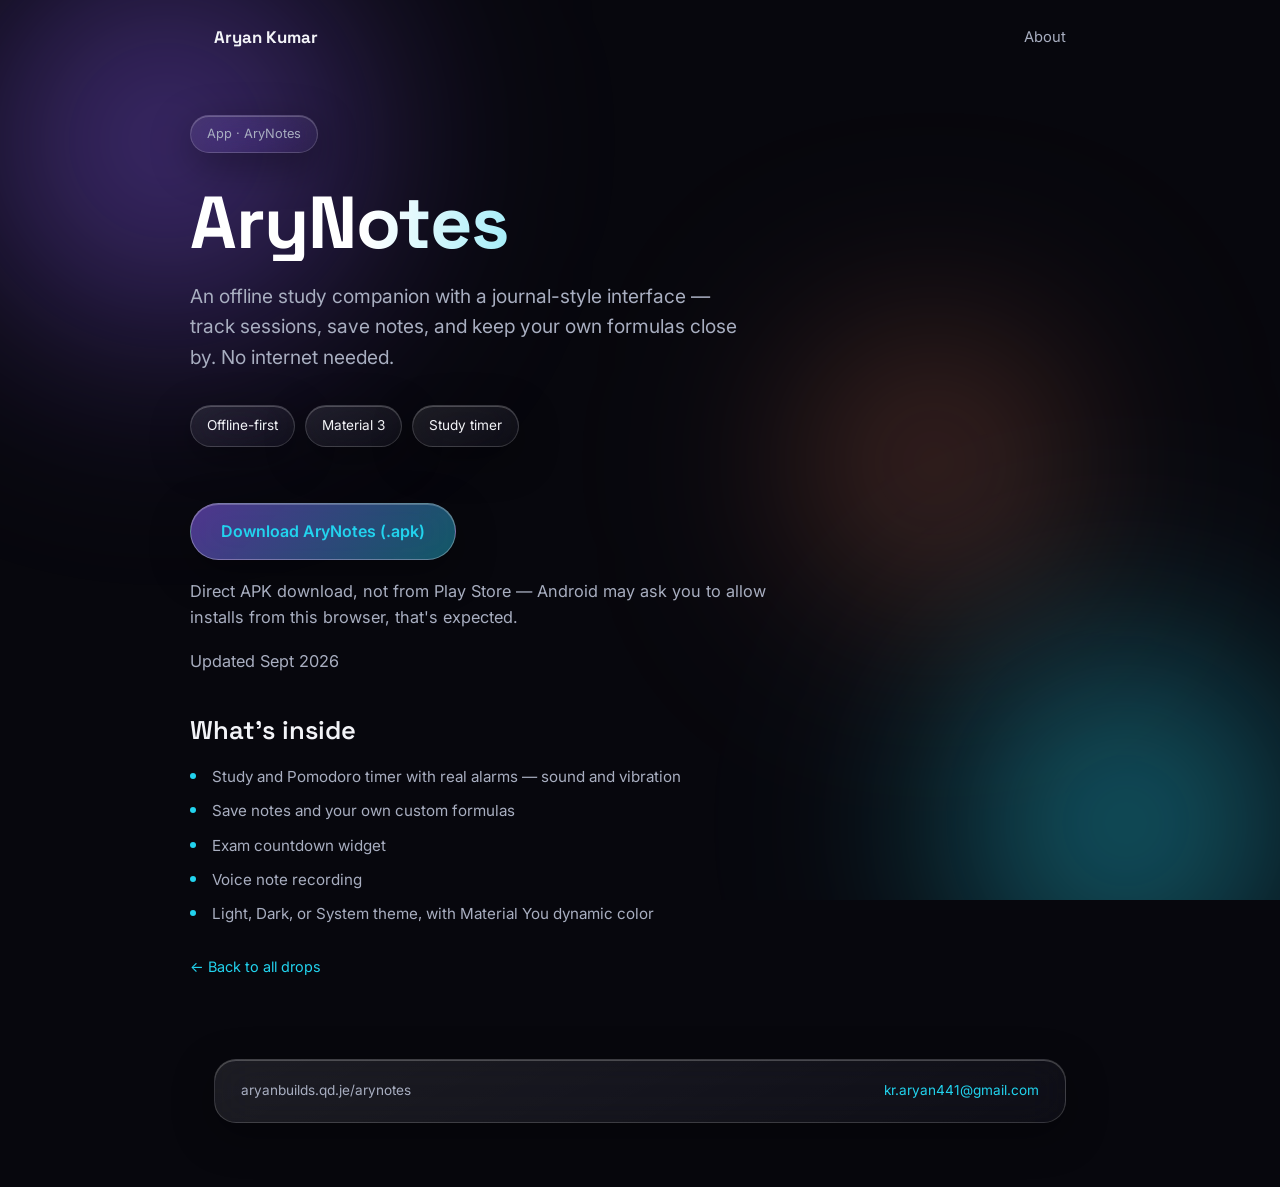
<file: arynotes/index.html>
<!doctype html>
<html lang="en">
<head>
<meta charset="UTF-8">
<meta name="viewport" content="width=device-width, initial-scale=1">
<title>AryNotes — Aryan Kumar</title>
<meta name="description" content="AryNotes — an offline study companion app with a journal-style interface. Free APK download.">
<link rel="canonical" href="https://aryanbuilds.qd.je/arynotes/">
<meta property="og:type" content="website">
<meta property="og:title" content="AryNotes — offline study companion">
<meta property="og:description" content="Track study sessions, save notes and formulas, set real alarms — fully offline.">
<meta property="og:url" content="https://aryanbuilds.qd.je/arynotes/">
<link rel="preconnect" href="https://fonts.googleapis.com">
<link rel="preconnect" href="https://fonts.gstatic.com" crossorigin>
<link href="https://fonts.googleapis.com/css2?family=Space+Grotesk:wght@400;500;600;700&family=Inter:wght@400;500;600&display=swap" rel="stylesheet">
<link rel="stylesheet" href="../style.css">
  <!-- Cloudflare Web Analytics --><script type='module' src='https://static.cloudflareinsights.com/beacon.min.js' data-cf-beacon='{"token": "b1a881011777489fbb84506577ec5c3b"}'></script><!-- End Cloudflare Web Analytics -->
</head>
<body>

  <div class="field">
    <div class="blob b1"></div>
    <div class="blob b2"></div>
    <div class="blob b3"></div>
  </div>

  <nav class="nav">
    <a href="../index.html" class="brand">Aryan Kumar</a>
    <a href="../about.html">About</a>
  </nav>

  <div class="wrap hero">
    <span class="kicker glass">App · AryNotes</span>
    <h1>AryNotes</h1>
    <p>An offline study companion with a journal-style interface — track sessions, save notes, and keep your own formulas close by. No internet needed.</p>
    <div class="chips">
      <span class="chip glass">Offline-first</span>
      <span class="chip glass">Material 3</span>
      <span class="chip glass">Study timer</span>
    </div>
  </div>

  <div class="wrap prose">
    <a class="download-btn glass" href="AryNotes.apk" download>Download AryNotes (.apk)</a>
    <p class="dl-note">Direct APK download, not from Play Store — Android may ask you to allow installs from this browser, that's expected.</p>
    <p class="dl-note">Updated Sept 2026</p>

    <h2>What's inside</h2>
    <ul class="features">
      <li>Study and Pomodoro timer with real alarms — sound and vibration</li>
      <li>Save notes and your own custom formulas</li>
      <li>Exam countdown widget</li>
      <li>Voice note recording</li>
      <li>Light, Dark, or System theme, with Material You dynamic color</li>
    </ul>

    <a class="back-link" href="../index.html">← Back to all drops</a>
  </div>

  <div class="wrap">
    <footer class="glass">
      <span>aryanbuilds.qd.je/arynotes</span>
      <a href="mailto:kr.aryan441@gmail.com">kr.aryan441@gmail.com</a>
    </footer>
  </div>

</body>
</html>
</file>
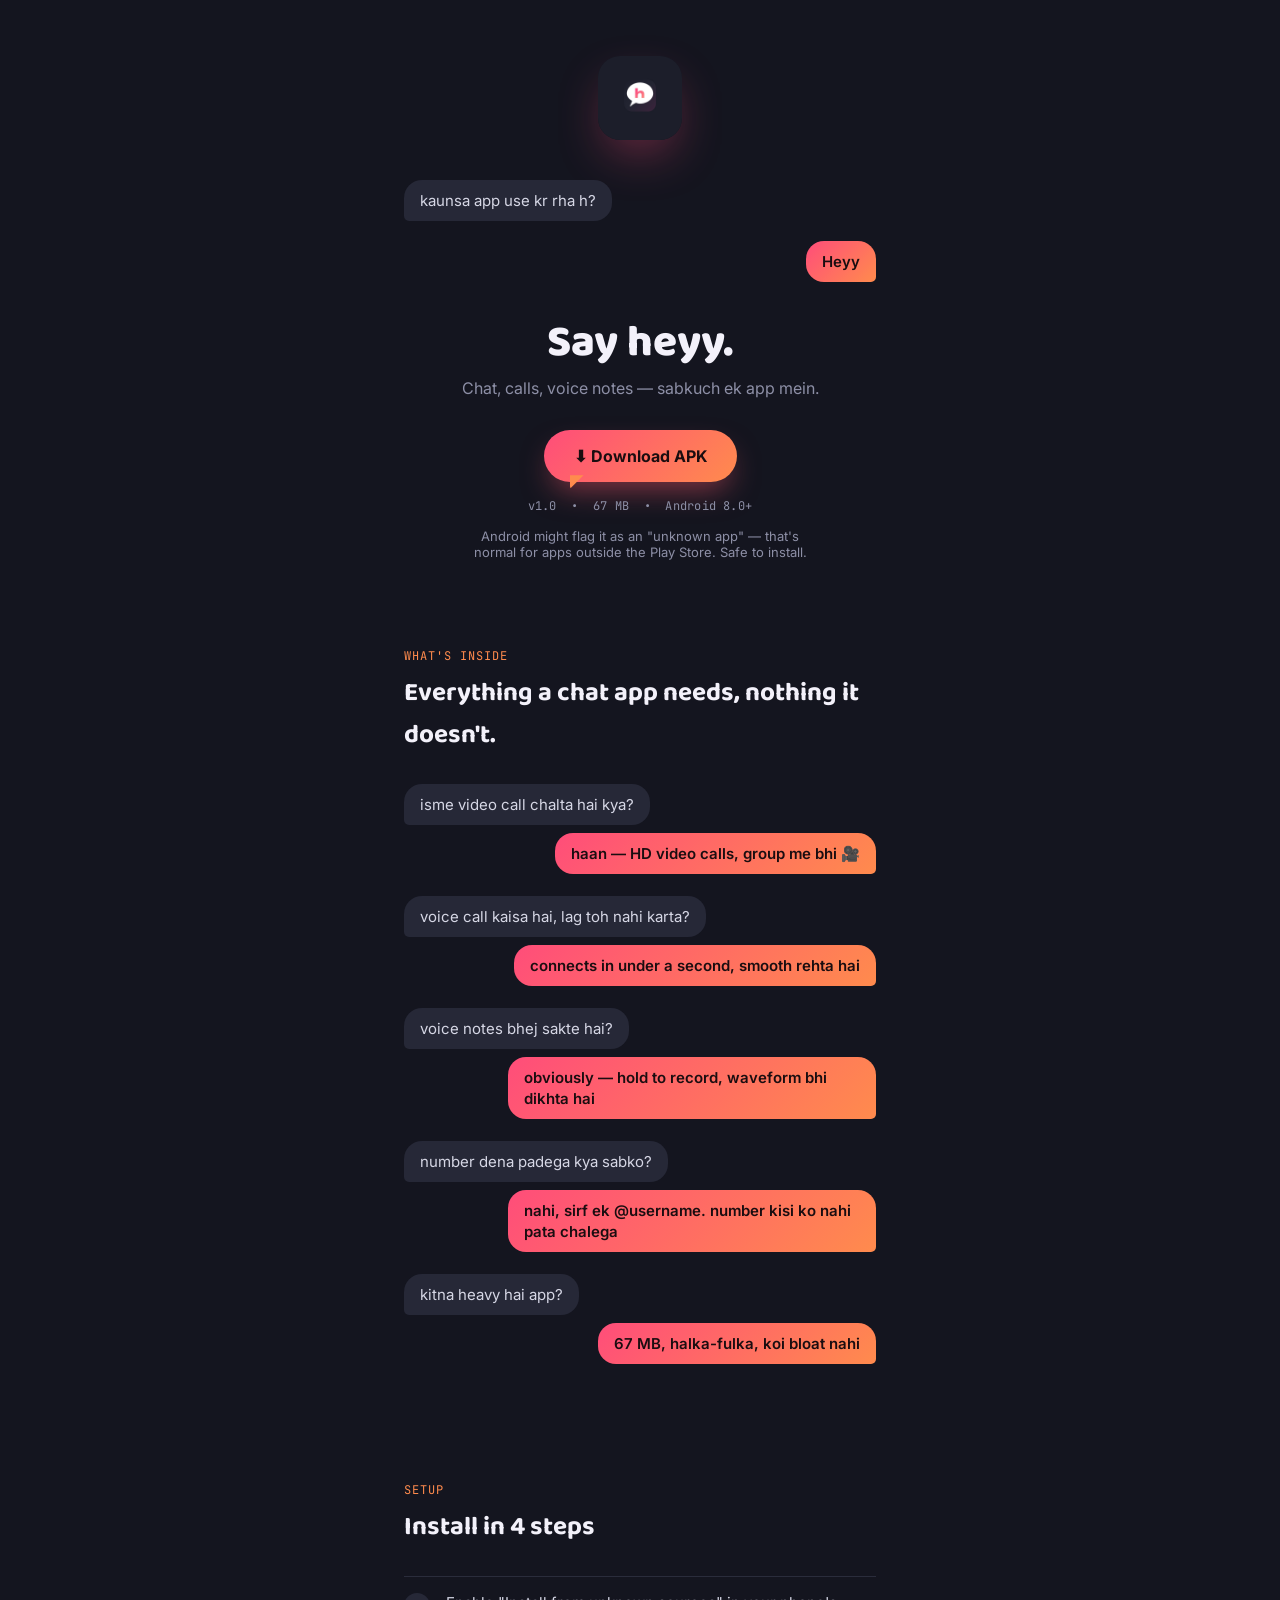
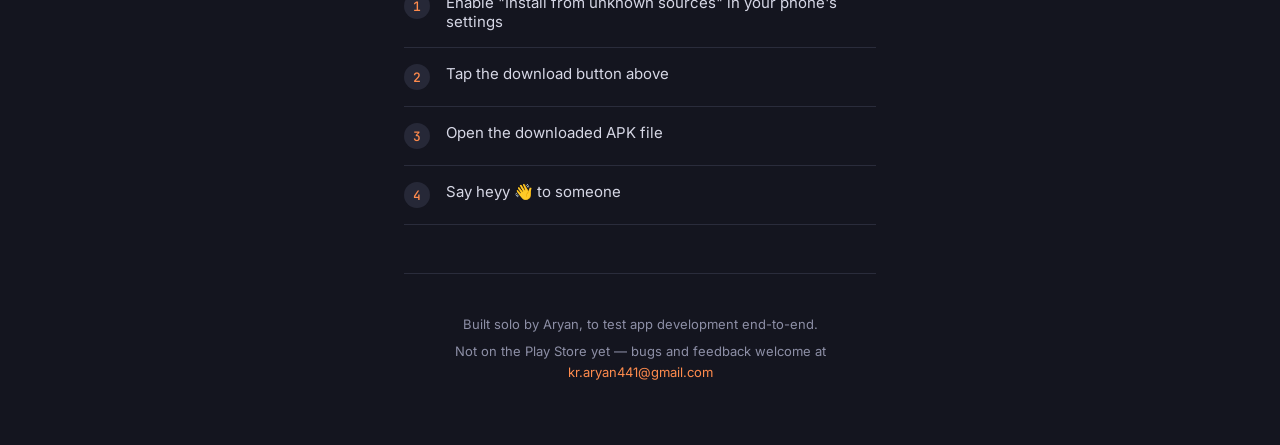
<file: heyy/index.html>
<!DOCTYPE html>
<html lang="en">
<head>
<meta charset="UTF-8">
<meta name="viewport" content="width=device-width, initial-scale=1.0">
<title>Heyy — download the app</title>
<link rel="icon" href="[data-uri]">
<link rel="preconnect" href="https://fonts.googleapis.com">
<link href="https://fonts.googleapis.com/css2?family=Baloo+2:wght@600;700;800&family=Inter:wght@400;500;600;700&family=JetBrains+Mono:wght@400;500&display=swap" rel="stylesheet">
<style>
  :root{
    --bg: #14151f;
    --bg-2: #1a1b28;
    --bubble-in: #262837;
    --bubble-in-text: #d6d7e5;
    --accent-1: #ff4d7a;
    --accent-2: #ff8b4d;
    --text: #f3f1fa;
    --muted: #8d8fa6;
    --hairline: #2a2c3b;
  }
  *{box-sizing:border-box;}
  html{scroll-behavior:smooth;}
  body{
    margin:0;
    background:var(--bg);
    color:var(--text);
    font-family:'Inter',sans-serif;
    -webkit-font-smoothing:antialiased;
    overflow-x:hidden;
  }
  .wrap{max-width:520px; margin:0 auto; padding:0 24px;}

  /* ---------- HERO ---------- */
  .hero{padding:56px 0 40px; text-align:center;}
  .icon{
    width:84px; height:84px; border-radius:22px;
    object-fit:cover;
    box-shadow:0 20px 50px -12px rgba(255,77,122,0.45);
    margin-bottom:36px;
  }
  .thread{
    display:flex; flex-direction:column; gap:10px;
    margin-bottom:36px;
    min-height:104px;
  }
  .msg{
    max-width:78%;
    padding:10px 16px;
    border-radius:18px;
    font-size:15px;
    line-height:1.4;
    opacity:0;
    transform:translateY(8px);
    animation:rise .5s ease forwards;
  }
  .msg.in{
    align-self:flex-start;
    background:var(--bubble-in);
    color:var(--bubble-in-text);
    border-bottom-left-radius:5px;
    animation-delay:.2s;
  }
  .msg.out{
    align-self:flex-end;
    background:linear-gradient(135deg,var(--accent-1),var(--accent-2));
    color:#1a0d10;
    font-weight:600;
    border-bottom-right-radius:5px;
    animation-delay:1.1s;
  }
  .dots{
    align-self:flex-end;
    display:flex; gap:4px;
    padding:12px 16px;
    background:var(--bubble-in);
    border-radius:18px;
    border-bottom-right-radius:5px;
    opacity:0;
    animation:rise .4s ease forwards, fade-out .3s ease forwards;
    animation-delay:.85s, 1.1s;
  }
  .dots span{width:6px; height:6px; border-radius:50%; background:var(--muted); animation:bounce 1.2s infinite;}
  .dots span:nth-child(2){animation-delay:.15s;}
  .dots span:nth-child(3){animation-delay:.3s;}

  @keyframes rise{to{opacity:1; transform:translateY(0);}}
  @keyframes fade-out{to{opacity:0; height:0; padding:0; margin:0;}}
  @keyframes bounce{0%,60%,100%{transform:translateY(0); opacity:.5;} 30%{transform:translateY(-4px); opacity:1;}}

  h1{
    font-family:'Baloo 2',sans-serif;
    font-weight:800;
    font-size:44px;
    line-height:1.05;
    margin:0 0 12px;
    opacity:0; transform:translateY(10px);
    animation:rise .6s ease forwards;
    animation-delay:1.5s;
  }
  .sub{
    font-size:16px;
    color:var(--muted);
    margin:0 0 32px;
    opacity:0; transform:translateY(10px);
    animation:rise .6s ease forwards;
    animation-delay:1.65s;
  }

  .dl-btn{
    display:inline-flex;
    align-items:center;
    gap:10px;
    padding:16px 30px;
    border-radius:999px;
    background:linear-gradient(135deg,var(--accent-1),var(--accent-2));
    color:#1a0d10;
    font-weight:700;
    font-size:16px;
    text-decoration:none;
    position:relative;
    box-shadow:0 14px 30px -8px rgba(255,90,110,0.5);
    transition:transform .2s ease, box-shadow .2s ease;
    opacity:0; transform:translateY(10px);
    animation:rise .6s ease forwards;
    animation-delay:1.8s;
  }
  .dl-btn:hover{transform:translateY(-2px) scale(1.02); box-shadow:0 18px 36px -8px rgba(255,90,110,0.6);}
  .dl-btn:active{transform:translateY(0) scale(.98);}
  .dl-btn::after{
    content:"";
    position:absolute; bottom:-7px; left:26px;
    width:14px; height:14px;
    background:var(--accent-2);
    clip-path:polygon(0 0, 100% 0, 0 100%);
    border-bottom-left-radius:3px;
  }
  .stamp{
    font-family:'JetBrains Mono',monospace;
    font-size:12px;
    color:var(--muted);
    letter-spacing:.02em;
    margin-top:16px;
    opacity:0;
    animation:rise .6s ease forwards;
    animation-delay:1.95s;
  }
  .warn{
    font-size:13px;
    color:var(--muted);
    max-width:340px;
    margin:14px auto 0;
    opacity:0;
    animation:rise .6s ease forwards;
    animation-delay:2.05s;
  }

  /* ---------- FEATURES (chat thread) ---------- */
  .section{padding:48px 0;}
  .eyebrow{
    font-family:'JetBrains Mono',monospace;
    font-size:12px;
    color:var(--accent-2);
    letter-spacing:.08em;
    text-transform:uppercase;
    margin-bottom:8px;
  }
  .section h2{
    font-family:'Baloo 2',sans-serif;
    font-size:26px;
    font-weight:700;
    margin:0 0 28px;
  }
  .feat{
    display:flex; flex-direction:column; gap:8px;
    margin-bottom:22px;
    opacity:0; transform:translateY(14px);
    transition:opacity .5s ease, transform .5s ease;
  }
  .feat.show{opacity:1; transform:translateY(0);}
  .feat .msg{animation:none; opacity:1; transform:none;}

  /* ---------- INSTALL STEPS ---------- */
  .steps{list-style:none; margin:0; padding:0; counter-reset:step;}
  .steps li{
    counter-increment:step;
    display:flex; gap:16px;
    padding:16px 0;
    border-top:1px solid var(--hairline);
    font-size:15px;
    color:var(--bubble-in-text);
  }
  .steps li:last-child{border-bottom:1px solid var(--hairline);}
  .steps li::before{
    content:counter(step);
    font-family:'JetBrains Mono',monospace;
    font-weight:500;
    font-size:13px;
    color:var(--accent-2);
    background:var(--bubble-in);
    width:26px; height:26px;
    border-radius:50%;
    display:flex; align-items:center; justify-content:center;
    flex-shrink:0;
  }

  /* ---------- FOOTER ---------- */
  footer{
    padding:40px 0 56px;
    border-top:1px solid var(--hairline);
    text-align:center;
  }
  footer p{font-size:13px; color:var(--muted); margin:0 0 6px; line-height:1.6;}
  footer a{color:var(--accent-2); text-decoration:none;}

  @media (max-width:400px){
    h1{font-size:36px;}
  }
  @media (prefers-reduced-motion: reduce){
    *{animation-duration:.01ms !important; animation-delay:0s !important; transition-duration:.01ms !important;}
  }
</style>
  <!-- Cloudflare Web Analytics --><script type='module' src='https://static.cloudflareinsights.com/beacon.min.js' data-cf-beacon='{"token": "b1a881011777489fbb84506577ec5c3b"}'></script><!-- End Cloudflare Web Analytics -->
</head>
<body>

  <div class="wrap">
    <section class="hero">
      <img class="icon" src="[data-uri]" alt="Heyy app icon">

      <div class="thread">
        <div class="msg in">kaunsa app use kr rha h?</div>
        <div class="dots"><span></span><span></span><span></span></div>
        <div class="msg out">Heyy</div>
      </div>

      <h1>Say heyy.</h1>
      <p class="sub">Chat, calls, voice notes — sabkuch ek app mein.</p>

      <a class="dl-btn" href="https://github.com/itzaryan44/Aryanbuilds/releases/download/v1/Heyy.apk" download>
        ⬇ Download APK
      </a>
      <div class="stamp">v1.0 &nbsp;•&nbsp; 67 MB &nbsp;•&nbsp; Android 8.0+</div>
      <p class="warn">Android might flag it as an "unknown app" — that's normal for apps outside the Play Store. Safe to install.</p>
    </section>

    <section class="section" id="features">
      <div class="eyebrow">what's inside</div>
      <h2>Everything a chat app needs, nothing it doesn't.</h2>

      <div class="feat">
        <div class="msg in">isme video call chalta hai kya?</div>
        <div class="msg out">haan — HD video calls, group me bhi 🎥</div>
      </div>
      <div class="feat">
        <div class="msg in">voice call kaisa hai, lag toh nahi karta?</div>
        <div class="msg out">connects in under a second, smooth rehta hai</div>
      </div>
      <div class="feat">
        <div class="msg in">voice notes bhej sakte hai?</div>
        <div class="msg out">obviously — hold to record, waveform bhi dikhta hai</div>
      </div>
      <div class="feat">
        <div class="msg in">number dena padega kya sabko?</div>
        <div class="msg out">nahi, sirf ek @username. number kisi ko nahi pata chalega</div>
      </div>
      <div class="feat">
        <div class="msg in">kitna heavy hai app?</div>
        <div class="msg out">67 MB, halka-fulka, koi bloat nahi</div>
      </div>
    </section>

    <section class="section" id="install">
      <div class="eyebrow">setup</div>
      <h2>Install in 4 steps</h2>
      <ol class="steps">
        <li>Enable "Install from unknown sources" in your phone's settings</li>
        <li>Tap the download button above</li>
        <li>Open the downloaded APK file</li>
        <li>Say heyy 👋 to someone</li>
      </ol>
    </section>

    <footer>
      <p>Built solo by Aryan, to test app development end-to-end.</p>
      <p>Not on the Play Store yet — bugs and feedback welcome at <a href="mailto:kr.aryan441@gmail.com">kr.aryan441@gmail.com</a></p>
    </footer>
  </div>

<script>
  // Scroll-reveal for the feature "thread" — messages arrive as you scroll
  const feats = document.querySelectorAll('.feat');
  const io = new IntersectionObserver((entries)=>{
    entries.forEach(e=>{
      if(e.isIntersecting){
        e.target.classList.add('show');
        io.unobserve(e.target);
      }
    });
  }, {threshold:.25});
  feats.forEach(f=>io.observe(f));
</script>
</body>
</html>
</file>
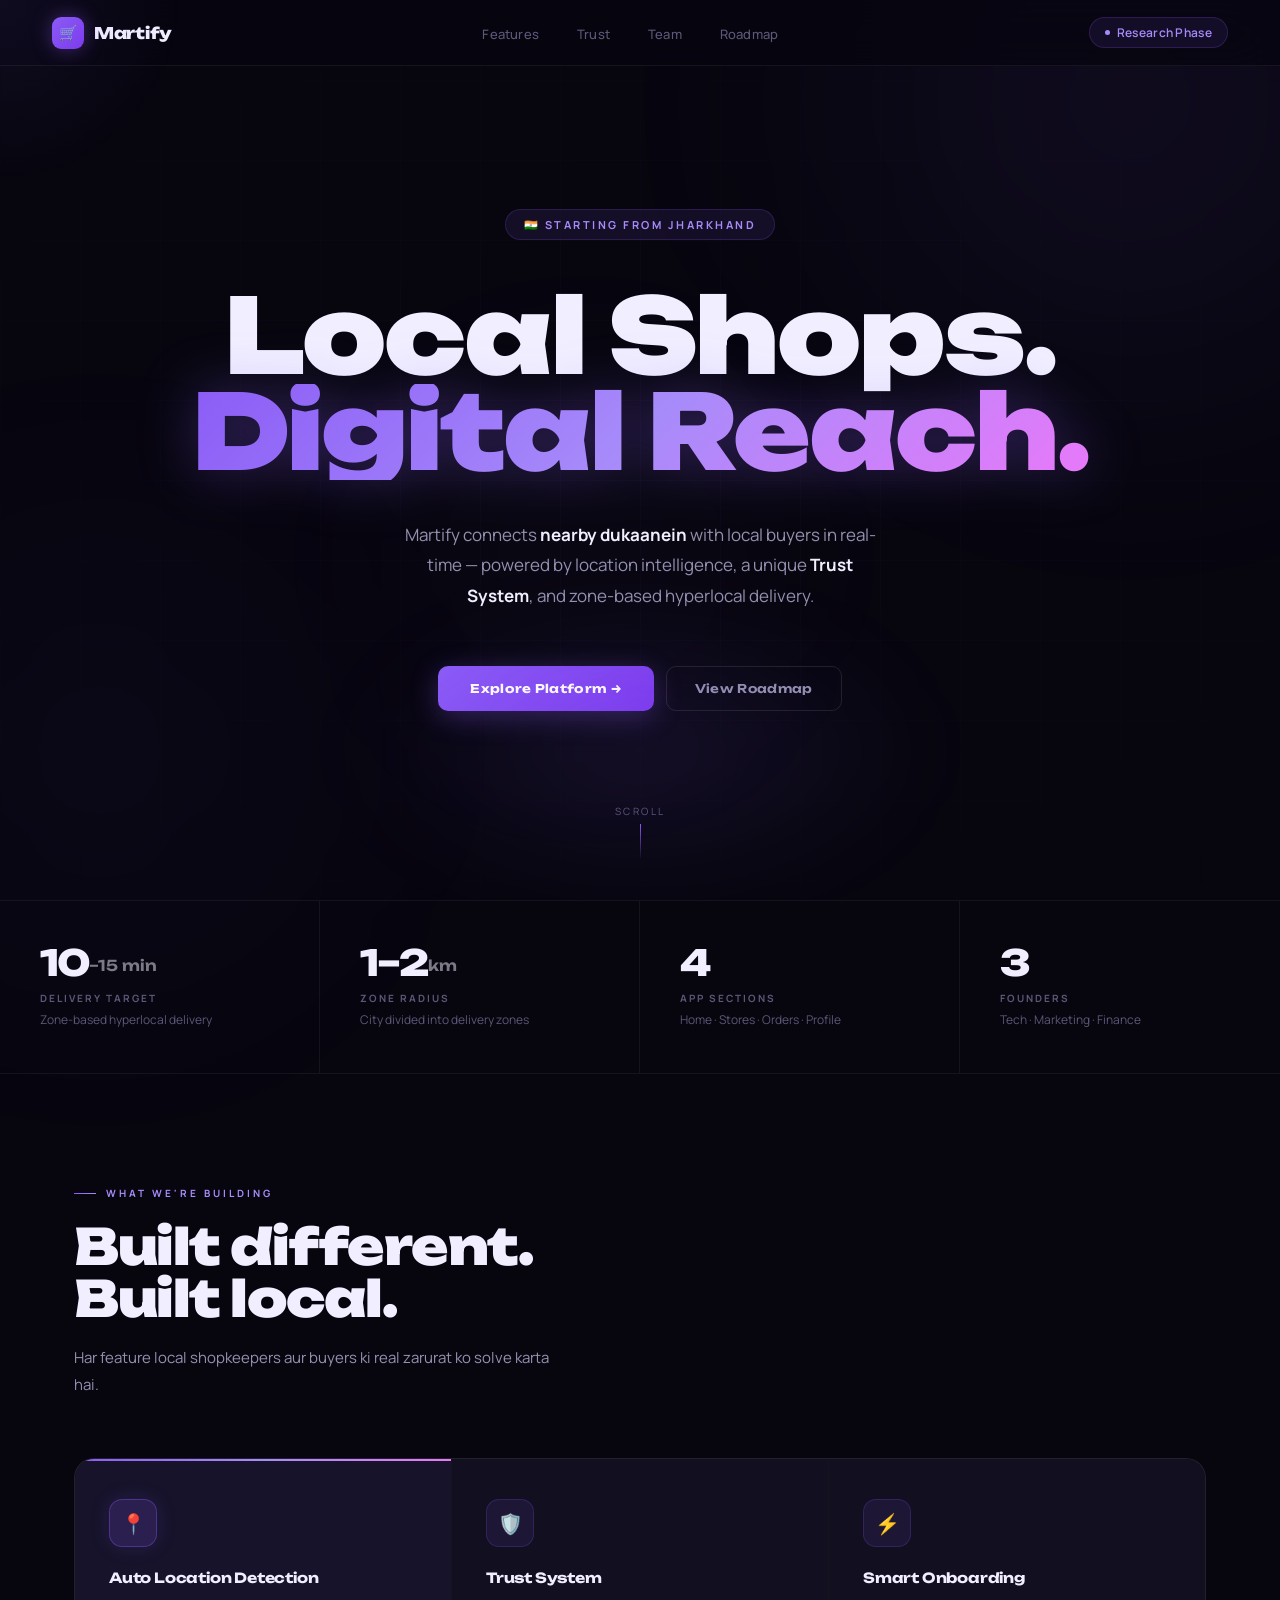
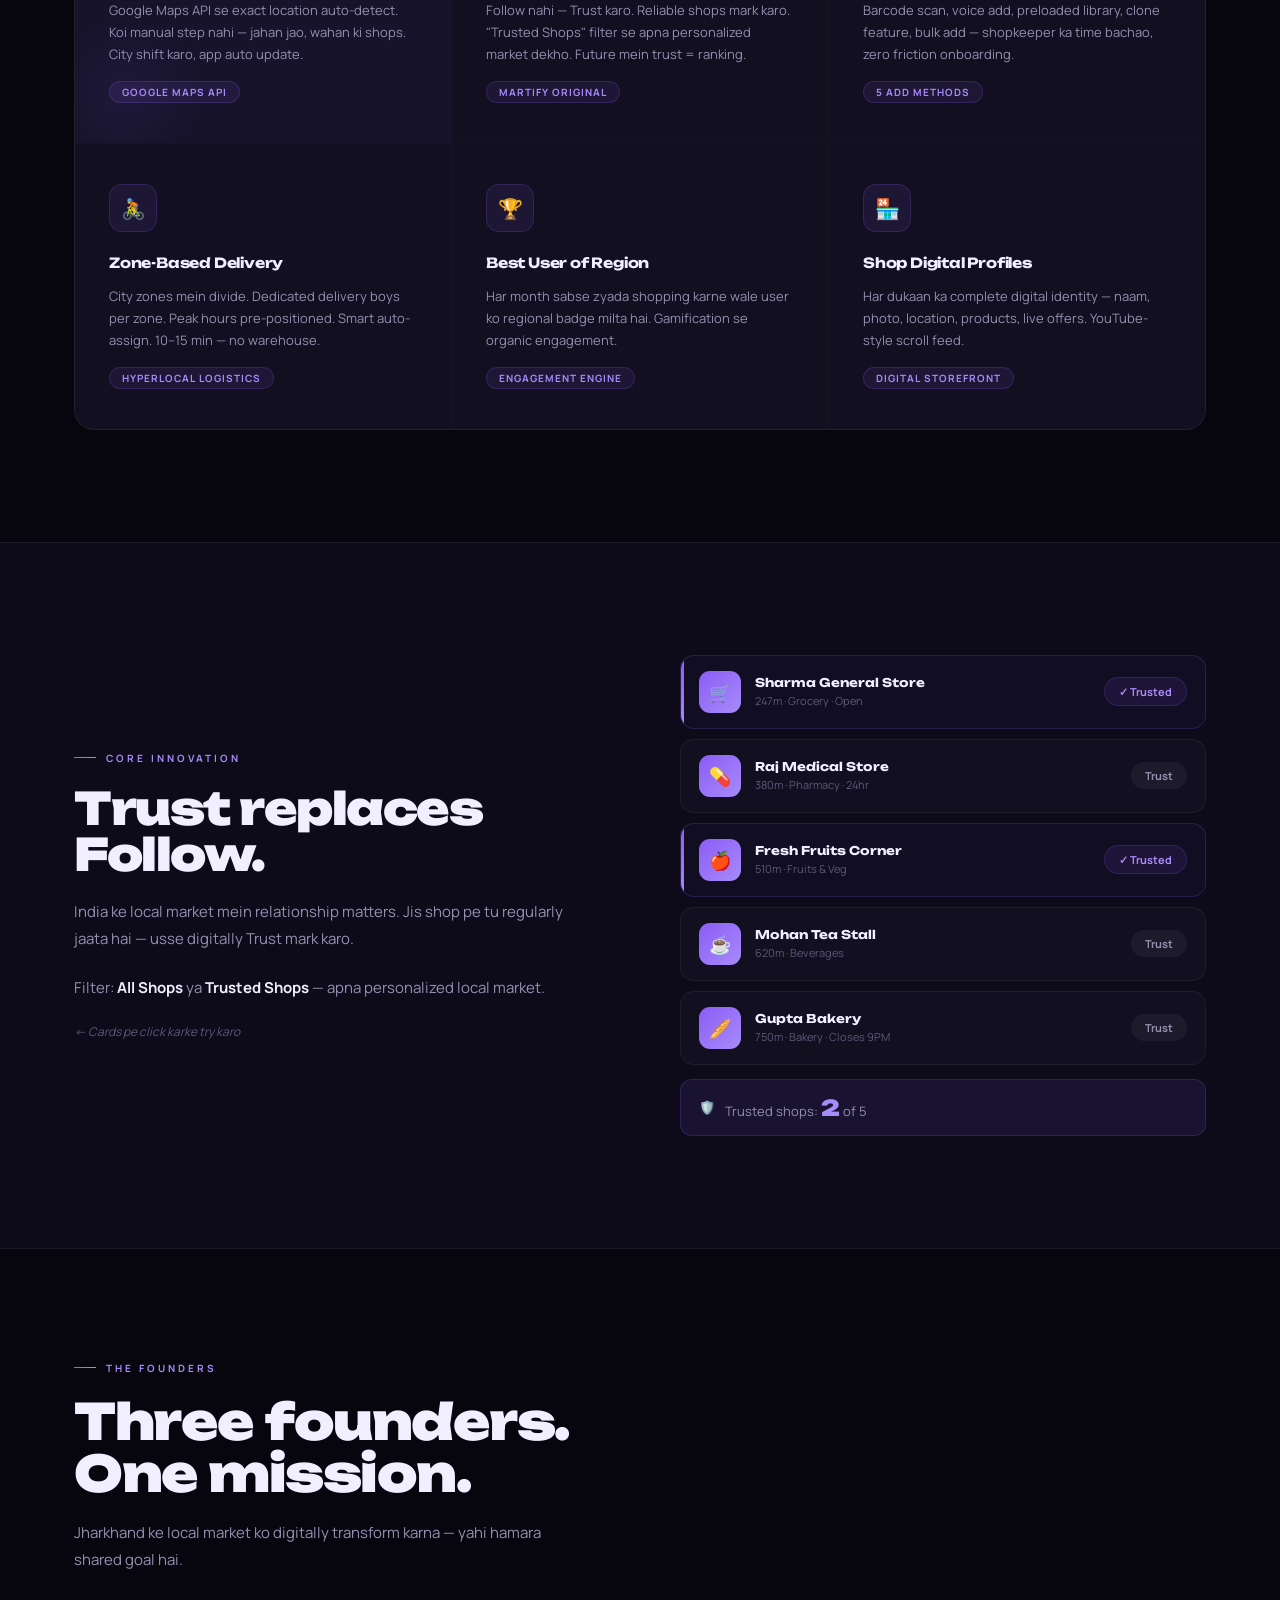
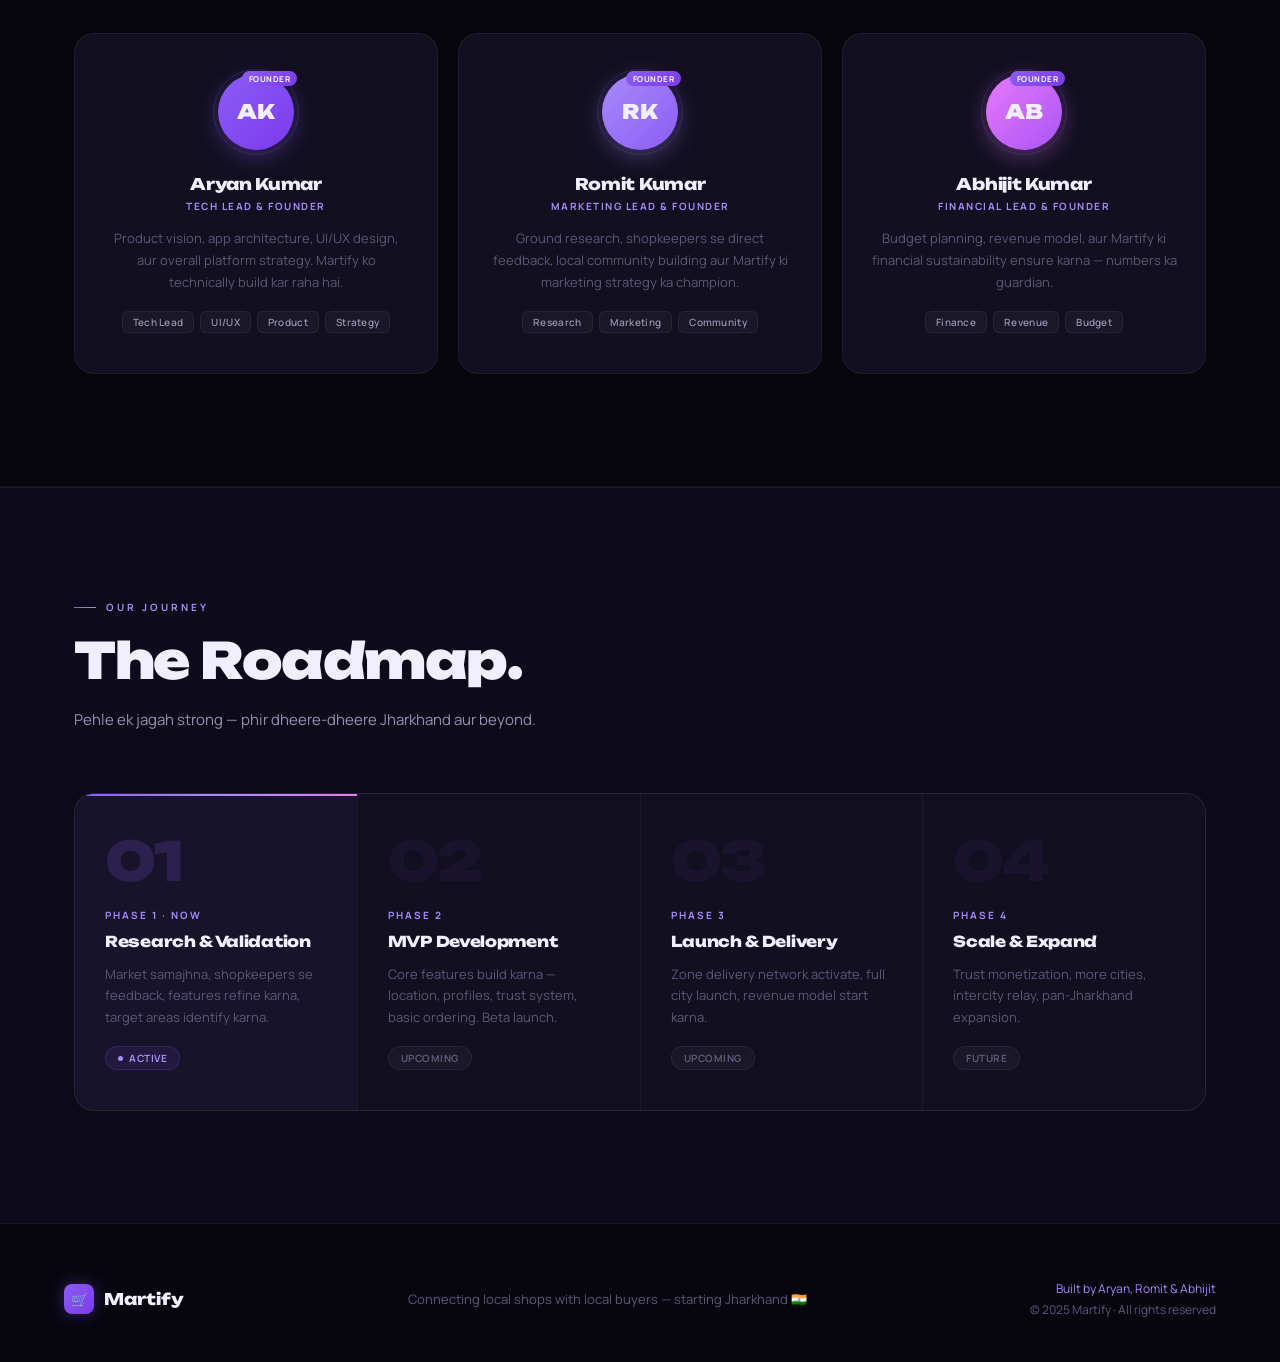
<file: martify/index.html>
<!DOCTYPE html>
<html lang="en">
<head>
<meta charset="UTF-8">
<meta name="viewport" content="width=device-width, initial-scale=1.0">
<title>Martify — Hyperlocal Shopping Platform</title>
<link href="https://fonts.googleapis.com/css2?family=Unbounded:wght@400;500;600;700;800;900&family=Manrope:wght@300;400;500;600;700&display=swap" rel="stylesheet">
<style>
:root {
  --bg: #07060f;
  --surface: #0d0b1a;
  --card: #110f20;
  --card-hover: #16132a;
  --accent: #8b5cf6;
  --accent2: #a78bfa;
  --accent3: #c4b5fd;
  --accent-glow: rgba(139,92,246,0.18);
  --accent-soft: rgba(139,92,246,0.1);
  --accent-border: rgba(139,92,246,0.2);
  --violet: #7c3aed;
  --violet-light: #ddd6fe;
  --text: #f0eeff;
  --muted: #5c5878;
  --muted2: #9490b0;
  --border: rgba(255,255,255,0.06);
  --border-strong: rgba(255,255,255,0.1);
}

*, *::before, *::after { margin:0; padding:0; box-sizing:border-box; }
html { scroll-behavior: smooth; }

body {
  background: var(--bg);
  color: var(--text);
  font-family: 'Manrope', sans-serif;
  overflow-x: hidden;
  -webkit-font-smoothing: antialiased;
}

::-webkit-scrollbar { width: 3px; }
::-webkit-scrollbar-track { background: var(--bg); }
::-webkit-scrollbar-thumb { background: var(--accent); border-radius: 2px; }

/* ── AMBIENT GLOW ── */
.amb {
  position: fixed; pointer-events: none; z-index: 0;
  border-radius: 50%; filter: blur(120px);
}
.amb1 {
  width: 800px; height: 800px;
  background: radial-gradient(circle, rgba(139,92,246,0.1) 0%, transparent 65%);
  top: -300px; right: -250px;
  animation: ambFloat1 16s ease-in-out infinite;
}
.amb2 {
  width: 600px; height: 600px;
  background: radial-gradient(circle, rgba(124,58,237,0.07) 0%, transparent 65%);
  bottom: -150px; left: -200px;
  animation: ambFloat2 20s ease-in-out infinite;
}
.amb3 {
  width: 400px; height: 400px;
  background: radial-gradient(circle, rgba(167,139,250,0.06) 0%, transparent 65%);
  top: 40%; left: 30%;
  animation: ambFloat3 12s ease-in-out infinite;
}
@keyframes ambFloat1 { 0%,100%{transform:translate(0,0) scale(1)} 50%{transform:translate(-60px,80px) scale(1.05)} }
@keyframes ambFloat2 { 0%,100%{transform:translate(0,0)} 50%{transform:translate(70px,-60px)} }
@keyframes ambFloat3 { 0%,100%{transform:translate(0,0) scale(1)} 50%{transform:translate(-30px,40px) scale(1.1)} }

/* ── CURSOR GLOW ── */
#cg {
  width: 380px; height: 380px;
  background: radial-gradient(circle, rgba(139,92,246,0.08) 0%, transparent 68%);
  position: fixed; pointer-events: none; z-index: 9999;
  border-radius: 50%;
  transform: translate(-50%,-50%);
  transition: left 0.07s linear, top 0.07s linear;
}

/* ── NAV ── */
nav {
  position: fixed; top:0; left:0; right:0; z-index: 100;
  height: 66px;
  display: flex; align-items: center; justify-content: space-between;
  padding: 0 52px;
  background: rgba(7,6,15,0.8);
  backdrop-filter: blur(24px);
  border-bottom: 1px solid var(--border);
  animation: navSlide 0.7s ease both;
}
@keyframes navSlide { from{opacity:0;transform:translateY(-66px)} to{opacity:1;transform:translateY(0)} }

.nav-logo {
  font-family: 'Unbounded', sans-serif;
  font-size: 16px; font-weight: 800;
  letter-spacing: -0.3px;
  display: flex; align-items: center; gap: 10px;
  color: var(--text);
}
.nav-logo-mark {
  width: 32px; height: 32px;
  background: linear-gradient(135deg, var(--accent), var(--violet));
  border-radius: 9px;
  display: flex; align-items:center; justify-content:center;
  font-size: 15px;
  box-shadow: 0 0 20px rgba(139,92,246,0.4);
  flex-shrink: 0;
}

.nav-center {
  display: flex; gap: 38px;
  list-style: none;
}
.nav-center a {
  color: var(--muted); font-size: 13px; font-weight: 500;
  text-decoration: none; letter-spacing: 0.2px;
  transition: color 0.2s;
  font-family: 'Manrope', sans-serif;
}
.nav-center a:hover { color: var(--text); }

.nav-badge {
  display: flex; align-items:center; gap: 7px;
  background: var(--accent-soft);
  border: 1px solid var(--accent-border);
  color: var(--accent2);
  padding: 6px 15px; border-radius: 30px;
  font-size: 12px; font-weight: 600; letter-spacing: 0.3px;
  font-family: 'Manrope', sans-serif;
}
.live-dot {
  width: 5px; height: 5px; border-radius: 50%;
  background: var(--accent2);
  animation: livePulse 1.8s ease-in-out infinite;
}
@keyframes livePulse { 0%,100%{opacity:1;transform:scale(1)} 50%{opacity:0.3;transform:scale(1.8)} }

/* ── HERO ── */
.hero {
  position: relative; z-index: 1;
  min-height: 100vh;
  display: flex; flex-direction:column;
  align-items: center; justify-content: center;
  text-align: center;
  padding: 100px 24px 80px;
  overflow: hidden;
}

.hero::before {
  content: '';
  position: absolute; inset: 0;
  background-image:
    linear-gradient(rgba(139,92,246,0.04) 1px, transparent 1px),
    linear-gradient(90deg, rgba(139,92,246,0.04) 1px, transparent 1px);
  background-size: 80px 80px;
  mask-image: radial-gradient(ellipse 75% 65% at 50% 50%, black, transparent);
  pointer-events: none;
}

/* Hero glow blob center */
.hero::after {
  content: '';
  position: absolute;
  width: 600px; height: 300px;
  background: radial-gradient(ellipse, rgba(139,92,246,0.12) 0%, transparent 70%);
  bottom: 0; left: 50%; transform: translateX(-50%);
  pointer-events: none; filter: blur(40px);
}

.hero-chip {
  display: inline-flex; align-items:center; gap: 8px;
  background: var(--accent-soft);
  border: 1px solid var(--accent-border);
  padding: 7px 18px; border-radius: 40px;
  font-size: 11px; font-weight: 700;
  letter-spacing: 2.5px; text-transform: uppercase;
  color: var(--accent2);
  margin-bottom: 48px;
  font-family: 'Manrope', sans-serif;
  opacity: 0; animation: riseUp 0.7s 0.3s ease forwards;
}

.hero-h1 {
  font-family: 'Unbounded', sans-serif;
  font-size: clamp(46px, 9vw, 104px);
  font-weight: 900;
  line-height: 0.92;
  letter-spacing: -2px;
  opacity: 0; animation: riseUp 0.8s 0.5s ease forwards;
}
.hero-h1 .row2 {
  display: block;
  background: linear-gradient(135deg, var(--accent) 0%, var(--accent2) 50%, #e879f9 100%);
  -webkit-background-clip: text;
  -webkit-text-fill-color: transparent;
  background-clip: text;
  filter: drop-shadow(0 0 28px rgba(139,92,246,0.35));
}

.hero-sub {
  font-size: clamp(15px, 1.7vw, 17px);
  color: var(--muted2); line-height: 1.8;
  max-width: 490px; margin: 40px auto 54px;
  font-weight: 400;
  opacity: 0; animation: riseUp 0.8s 0.7s ease forwards;
}
.hero-sub strong { color: var(--text); font-weight: 700; }

.hero-actions {
  display: flex; gap: 12px; justify-content:center; flex-wrap:wrap;
  opacity: 0; animation: riseUp 0.8s 0.9s ease forwards;
}

.btn-primary {
  background: linear-gradient(135deg, var(--accent), var(--violet));
  color: white; border: none;
  padding: 14px 32px; border-radius: 10px;
  font-family: 'Unbounded', sans-serif;
  font-size: 12px; font-weight: 700;
  cursor: pointer; letter-spacing: 0.3px;
  transition: all 0.25s ease;
  box-shadow: 0 6px 28px rgba(139,92,246,0.3);
}
.btn-primary:hover { transform:translateY(-2px); box-shadow: 0 14px 40px rgba(139,92,246,0.45); }
.btn-primary:active { transform:translateY(0); }

.btn-secondary {
  background: transparent; color: var(--muted2);
  padding: 14px 28px; border-radius: 10px;
  font-family: 'Unbounded', sans-serif;
  font-size: 12px; font-weight: 600;
  border: 1px solid var(--border-strong);
  cursor: pointer;
  transition: all 0.25s ease;
  letter-spacing: 0.3px;
}
.btn-secondary:hover { color: var(--text); border-color: var(--accent-border); }

.scroll-cue {
  position: absolute; bottom: 40px;
  display: flex; flex-direction:column; align-items:center; gap: 6px;
  opacity: 0; animation: riseUp 0.7s 1.1s ease forwards;
}
.scroll-cue span { font-size: 10px; color: var(--muted); letter-spacing: 2.5px; text-transform:uppercase; font-family:'Manrope',sans-serif; }
.scroll-line {
  width: 1px; height: 36px;
  background: linear-gradient(to bottom, var(--accent), transparent);
  animation: scrollAnim 2s ease-in-out infinite;
}
@keyframes scrollAnim { 0%,100%{opacity:0.3} 50%{opacity:1} }
@keyframes riseUp { from{opacity:0;transform:translateY(24px)} to{opacity:1;transform:translateY(0)} }

/* ── DIVIDER ── */
.h-line { width:100%; height:1px; background:var(--border); position:relative; z-index:1; }

/* ── STATS ── */
.stats {
  position: relative; z-index: 1;
  display: grid; grid-template-columns: repeat(4,1fr);
}
.stat {
  padding: 44px 40px;
  border-right: 1px solid var(--border);
  transition: background 0.3s;
  cursor: default; position: relative; overflow:hidden;
}
.stat::before {
  content:'';
  position:absolute; inset:0;
  background: radial-gradient(circle at 30% 50%, rgba(139,92,246,0.04), transparent 70%);
  opacity:0; transition: opacity 0.3s;
}
.stat:last-child { border-right: none; }
.stat:hover::before { opacity:1; }
.stat-n {
  font-family: 'Unbounded', sans-serif;
  font-size: 36px; font-weight: 800;
  color: var(--text); line-height: 1;
  letter-spacing: -2px; margin-bottom: 10px;
  transition: color 0.3s;
}
.stat:hover .stat-n { color: var(--accent2); }
.stat-n sub { font-size: 15px; font-weight: 600; opacity:0.5; letter-spacing:0; vertical-align:middle; }
.stat-l { font-size: 10px; color: var(--muted); letter-spacing: 2px; text-transform: uppercase; margin-bottom: 6px; font-weight:700; font-family:'Manrope',sans-serif; }
.stat-d { font-size: 12px; color: var(--muted); line-height:1.5; }

/* ── SECTION BASE ── */
.sec {
  position: relative; z-index: 1;
  max-width: 1260px; margin: 0 auto;
  padding: 112px 64px;
}

.label {
  display: flex; align-items:center; gap: 10px;
  font-size: 10px; color: var(--accent2);
  letter-spacing: 3px; text-transform: uppercase;
  font-weight: 700; margin-bottom: 20px;
  font-family: 'Manrope', sans-serif;
}
.label::before { content:''; width:22px; height:1px; background: linear-gradient(90deg, var(--accent), var(--accent2)); }

.title {
  font-family: 'Unbounded', sans-serif;
  font-size: clamp(30px, 4vw, 50px);
  font-weight: 900; letter-spacing: -1.5px;
  line-height: 1.04; margin-bottom: 20px;
}
.desc {
  font-size: 15px; color: var(--muted2);
  line-height: 1.8; max-width: 500px; font-weight: 400;
  font-family: 'Manrope', sans-serif;
}

/* ── FEATURES ── */
.feat-grid {
  display: grid; grid-template-columns: repeat(3,1fr);
  gap: 1px; background: var(--border);
  border: 1px solid var(--border);
  border-radius: 20px; overflow: hidden;
  margin-top: 60px;
}
.feat {
  background: var(--card);
  padding: 40px 34px;
  cursor: pointer;
  transition: background 0.25s;
  position: relative; overflow: hidden;
}
.feat::after {
  content: '';
  position: absolute; top:0; left:0; right:0; height:2px;
  background: linear-gradient(90deg, var(--accent), var(--accent2), #e879f9);
  transform: scaleX(0); transform-origin: left;
  transition: transform 0.4s cubic-bezier(0.4,0,0.2,1);
}
.feat:hover, .feat.on { background: var(--card-hover); }
.feat:hover::after, .feat.on::after { transform: scaleX(1); }

/* subtle glow on hover */
.feat::before {
  content:'';
  position:absolute; bottom:-30px; left:-30px;
  width:160px; height:160px;
  background: radial-gradient(circle, rgba(139,92,246,0.08), transparent 70%);
  opacity:0; transition:opacity 0.3s; border-radius:50%;
}
.feat:hover::before, .feat.on::before { opacity:1; }

.feat-ico {
  width: 48px; height: 48px;
  background: var(--accent-soft);
  border: 1px solid var(--accent-border);
  border-radius: 13px;
  display: flex; align-items:center; justify-content:center;
  font-size: 20px; margin-bottom: 22px;
  transition: all 0.25s;
}
.feat:hover .feat-ico, .feat.on .feat-ico {
  background: rgba(139,92,246,0.18);
  border-color: rgba(139,92,246,0.35);
  box-shadow: 0 0 20px rgba(139,92,246,0.15);
}
.feat-t {
  font-family: 'Unbounded', sans-serif;
  font-size: 14px; font-weight: 700;
  margin-bottom: 12px; letter-spacing: -0.2px;
  line-height: 1.3;
}
.feat-d { font-size: 13px; color: var(--muted2); line-height: 1.7; font-family:'Manrope',sans-serif; }
.feat-chip {
  display: inline-block; margin-top: 16px;
  background: var(--accent-soft); border: 1px solid var(--accent-border);
  color: var(--accent2); padding: 3px 12px; border-radius: 20px;
  font-size: 10px; font-weight: 700; letter-spacing: 1px;
  text-transform: uppercase; font-family:'Manrope',sans-serif;
}

/* ── TRUST SECTION ── */
.trust-section {
  position: relative; z-index: 1;
  background: var(--surface);
  border-top: 1px solid var(--border);
  border-bottom: 1px solid var(--border);
}
.trust-inner {
  max-width: 1260px; margin: 0 auto;
  padding: 112px 64px;
  display: grid; grid-template-columns: 1fr 1fr;
  gap: 80px; align-items: center;
}

.shop-row {
  display: flex; flex-direction:column; gap: 10px;
}
.shop {
  display: flex; align-items: center; gap: 14px;
  background: var(--card);
  border: 1px solid var(--border);
  border-radius: 14px; padding: 15px 18px;
  cursor: pointer;
  transition: all 0.22s ease;
  position: relative; overflow: hidden;
}
.shop::before {
  content: '';
  position: absolute; left:0; top:0; bottom:0; width:3px;
  background: linear-gradient(to bottom, var(--accent), var(--accent2));
  transform: scaleY(0); transform-origin: bottom;
  transition: transform 0.25s ease;
}
.shop:hover { border-color: var(--accent-border); background: var(--card-hover); }
.shop:hover::before, .shop.trusted::before { transform: scaleY(1); }
.shop.trusted { border-color: var(--accent-border); background: rgba(139,92,246,0.04); }

.shop-ico {
  width: 42px; height: 42px; border-radius: 11px;
  background: linear-gradient(135deg, var(--accent), var(--accent2));
  display: flex; align-items:center; justify-content:center;
  font-size: 18px; flex-shrink: 0;
}
.shop-info { flex:1; min-width:0; }
.shop-name { font-family:'Unbounded',sans-serif; font-size:12px; font-weight:700; margin-bottom:3px; }
.shop-meta { font-size:11px; color:var(--muted); font-family:'Manrope',sans-serif; }

.trust-btn {
  padding: 6px 14px; border-radius: 20px;
  font-size: 11px; font-weight: 700;
  border: none; cursor: pointer;
  font-family: 'Manrope', sans-serif;
  flex-shrink: 0;
  transition: all 0.2s;
}
.trust-btn.off { background: rgba(255,255,255,0.05); color: var(--muted2); }
.trust-btn.off:hover { background: var(--accent-soft); color: var(--accent2); }
.trust-btn.on { background: var(--accent-soft); border: 1px solid var(--accent-border); color: var(--accent2); }

.trust-count-bar {
  margin-top: 14px;
  padding: 14px 18px;
  background: var(--accent-soft);
  border: 1px solid var(--accent-border);
  border-radius: 12px;
  display: flex; align-items:center; gap: 10px;
  font-size: 13px; color: var(--muted2);
  font-family:'Manrope',sans-serif;
}
.tc-num {
  font-family: 'Unbounded', sans-serif;
  font-size: 22px; font-weight: 900; color: var(--accent2);
  transition: transform 0.25s ease;
}

/* ── TEAM ── */
.founders {
  display: grid; grid-template-columns: repeat(3,1fr);
  gap: 20px; margin-top: 60px;
}
.founder {
  background: var(--card);
  border: 1px solid var(--border);
  border-radius: 20px; padding: 40px 28px;
  text-align: center;
  cursor: default;
  transition: all 0.3s cubic-bezier(0.4,0,0.2,1);
  position: relative; overflow: hidden;
}
/* glow on hover */
.founder::before {
  content:'';
  position:absolute; top:-60px; left:50%; transform:translateX(-50%);
  width:200px; height:200px;
  background: radial-gradient(circle, rgba(139,92,246,0.12), transparent 70%);
  opacity:0; transition:opacity 0.4s; border-radius:50%;
}
.founder::after {
  content: '';
  position: absolute; bottom:0; left:0; right:0; height:2px;
  background: linear-gradient(90deg, var(--accent), var(--accent2), #e879f9);
  transform: scaleX(0);
  transition: transform 0.35s cubic-bezier(0.4,0,0.2,1);
}
.founder:hover { transform:translateY(-6px); border-color: var(--accent-border); box-shadow: 0 20px 60px rgba(0,0,0,0.35), 0 0 40px rgba(139,92,246,0.06); }
.founder:hover::before { opacity:1; }
.founder:hover::after { transform:scaleX(1); }

.f-avatar {
  width: 76px; height: 76px; border-radius: 50%;
  display: flex; align-items:center; justify-content:center;
  font-family: 'Unbounded', sans-serif; font-size: 20px; font-weight: 900;
  margin: 0 auto 24px; position: relative;
  transition: box-shadow 0.3s;
}
.f-avatar.a1 { background: linear-gradient(135deg, #8b5cf6, #7c3aed); box-shadow: 0 6px 24px rgba(139,92,246,0.35); }
.f-avatar.a2 { background: linear-gradient(135deg, #a78bfa, #8b5cf6); box-shadow: 0 6px 24px rgba(167,139,250,0.35); }
.f-avatar.a3 { background: linear-gradient(135deg, #e879f9, #a855f7); box-shadow: 0 6px 24px rgba(232,121,249,0.35); }
.founder:hover .f-avatar { box-shadow: 0 10px 40px rgba(139,92,246,0.5); }

.f-ring { position:absolute; inset:-5px; border-radius:50%; border:1px solid var(--accent-border); }
.f-badge {
  position:absolute; top:-3px; right:-3px;
  background: linear-gradient(135deg, var(--accent), var(--violet));
  color:white;
  font-size: 8px; font-weight: 700; padding: 2px 7px;
  border-radius: 8px; letter-spacing: 0.5px; text-transform:uppercase;
  font-family:'Manrope',sans-serif;
}
.f-name { font-family:'Unbounded',sans-serif; font-size:16px; font-weight:800; margin-bottom:5px; letter-spacing:-0.3px; }
.f-role { font-size:10px; color:var(--accent2); font-weight:700; letter-spacing:1.5px; text-transform:uppercase; margin-bottom:14px; font-family:'Manrope',sans-serif; }
.f-desc { font-size:13px; color:var(--muted); line-height:1.7; margin-bottom:18px; font-family:'Manrope',sans-serif; }
.f-tags { display:flex; flex-wrap:wrap; gap:6px; justify-content:center; }
.f-tag {
  background: rgba(255,255,255,0.04); border: 1px solid var(--border);
  color:var(--muted2); padding:3px 10px; border-radius:6px;
  font-size:10px; font-weight:600; letter-spacing:0.3px;
  transition: all 0.2s; font-family:'Manrope',sans-serif;
}
.founder:hover .f-tag { border-color: var(--accent-border); color:var(--accent3); }

/* ── ROADMAP ── */
.roadmap-section {
  position:relative; z-index:1;
  background: var(--surface);
  border-top: 1px solid var(--border);
}
.rm-inner { max-width:1260px; margin:0 auto; padding:112px 64px; }

.rm-grid {
  display: grid; grid-template-columns: repeat(4,1fr);
  gap: 1px; background: var(--border);
  border: 1px solid var(--border);
  border-radius: 20px; overflow: hidden;
  margin-top: 60px;
}
.rm {
  background: var(--card);
  padding: 40px 30px;
  cursor: pointer;
  transition: background 0.25s;
  position: relative; overflow:hidden;
}
.rm::before {
  content: '';
  position: absolute; top:0; left:0; right:0; height:2px;
  background: linear-gradient(90deg, var(--accent), var(--accent2), #e879f9);
  transform: scaleX(0); transform-origin:left;
  transition: transform 0.4s cubic-bezier(0.4,0,0.2,1);
}
.rm:hover, .rm.active { background: var(--card-hover); }
.rm:hover::before, .rm.active::before { transform:scaleX(1); }

.rm-n {
  font-family: 'Unbounded', sans-serif;
  font-size: 54px; font-weight: 900;
  color: rgba(139,92,246,0.07); line-height:1;
  margin-bottom: 20px; letter-spacing:-2px;
  transition: color 0.3s;
}
.rm:hover .rm-n, .rm.active .rm-n { color: rgba(139,92,246,0.18); }
.rm-p { font-size:10px; color:var(--accent2); letter-spacing:2px; text-transform:uppercase; font-weight:700; margin-bottom:10px; font-family:'Manrope',sans-serif; }
.rm-t { font-family:'Unbounded',sans-serif; font-size:15px; font-weight:800; margin-bottom:12px; letter-spacing:-0.3px; line-height:1.3; }
.rm-d { font-size:13px; color:var(--muted); line-height:1.65; font-family:'Manrope',sans-serif; }
.rm-s {
  display:inline-flex; align-items:center; gap:6px;
  margin-top:18px; padding:4px 12px; border-radius:20px;
  font-size:10px; font-weight:700; letter-spacing:0.5px;
  text-transform:uppercase; font-family:'Manrope',sans-serif;
}
.rm-s.now { background:var(--accent-soft); border:1px solid var(--accent-border); color:var(--accent2); }
.rm-s.soon { background:rgba(255,255,255,0.04); border:1px solid var(--border); color:var(--muted); }

/* ── FOOTER ── */
footer {
  position:relative; z-index:1;
  border-top: 1px solid var(--border);
  padding: 56px 64px 44px;
}
.foot-inner {
  max-width:1260px; margin:0 auto;
  display:flex; justify-content:space-between; align-items:center;
  flex-wrap:wrap; gap:24px;
}
.foot-logo {
  font-family:'Unbounded',sans-serif; font-size:16px; font-weight:800;
  display:flex; align-items:center; gap:10px;
}
.foot-logo-mark {
  width:30px; height:30px;
  background: linear-gradient(135deg, var(--accent), var(--violet));
  border-radius:8px; display:flex; align-items:center; justify-content:center;
  font-size:14px; box-shadow:0 0 16px rgba(139,92,246,0.35);
}
.foot-center { font-size:13px; color:var(--muted); font-family:'Manrope',sans-serif; }
.foot-right { font-size:12px; color:var(--muted); display:flex; flex-direction:column; align-items:flex-end; gap:4px; font-family:'Manrope',sans-serif; }
.foot-right span { color: var(--accent2); }

/* ── RESPONSIVE ── */
@media(max-width:1024px){
  .stats { grid-template-columns:repeat(2,1fr); }
  .feat-grid { grid-template-columns:1fr 1fr; }
  .founders { grid-template-columns:1fr 1fr; }
  .rm-grid { grid-template-columns:1fr 1fr; }
  .trust-inner { grid-template-columns:1fr; gap:48px; }
}
@media(max-width:768px){
  nav { padding:0 20px; }
  .nav-center { display:none; }
  .sec, .rm-inner { padding:72px 24px; }
  .trust-inner { padding:72px 24px; }
  .feat-grid, .founders, .rm-grid { grid-template-columns:1fr; }
  .stats { grid-template-columns:repeat(2,1fr); }
  .stat { padding:32px 24px; }
  footer { padding:40px 24px; }
  .foot-right { align-items:flex-start; }
  .hero-h1 { letter-spacing:-1.5px; }
}
</style>
  <!-- Cloudflare Web Analytics --><script type='module' src='https://static.cloudflareinsights.com/beacon.min.js' data-cf-beacon='{"token": "b1a881011777489fbb84506577ec5c3b"}'></script><!-- End Cloudflare Web Analytics -->
</head>
<body>

<div id="cg"></div>
<div class="amb amb1"></div>
<div class="amb amb2"></div>
<div class="amb amb3"></div>

<!-- NAV -->
<nav>
  <div class="nav-logo">
    <div class="nav-logo-mark">🛒</div>
    Martify
  </div>
  <ul class="nav-center">
    <li><a href="#features">Features</a></li>
    <li><a href="#trust">Trust</a></li>
    <li><a href="#team">Team</a></li>
    <li><a href="#roadmap">Roadmap</a></li>
  </ul>
  <div class="nav-badge">
    <span class="live-dot"></span>
    Research Phase
  </div>
</nav>

<!-- HERO -->
<section class="hero" id="home">
  <div class="hero-chip">🇮🇳 Starting from Jharkhand</div>
  <h1 class="hero-h1">
    Local Shops.<br>
    <span class="row2">Digital Reach.</span>
  </h1>
  <p class="hero-sub">
    Martify connects <strong>nearby dukaanein</strong> with local buyers in real-time — powered by location intelligence, a unique <strong>Trust System</strong>, and zone-based hyperlocal delivery.
  </p>
  <div class="hero-actions">
    <button class="btn-primary" onclick="document.getElementById('features').scrollIntoView({behavior:'smooth'})">Explore Platform →</button>
    <button class="btn-secondary" onclick="document.getElementById('roadmap').scrollIntoView({behavior:'smooth'})">View Roadmap</button>
  </div>
  <div class="scroll-cue">
    <span>Scroll</span>
    <div class="scroll-line"></div>
  </div>
</section>

<div class="h-line"></div>

<!-- STATS -->
<div class="stats">
  <div class="stat">
    <div class="stat-n">10<sub>–15 min</sub></div>
    <div class="stat-l">Delivery Target</div>
    <div class="stat-d">Zone-based hyperlocal delivery</div>
  </div>
  <div class="stat">
    <div class="stat-n">1–2<sub>km</sub></div>
    <div class="stat-l">Zone Radius</div>
    <div class="stat-d">City divided into delivery zones</div>
  </div>
  <div class="stat">
    <div class="stat-n">4</div>
    <div class="stat-l">App Sections</div>
    <div class="stat-d">Home · Stores · Orders · Profile</div>
  </div>
  <div class="stat">
    <div class="stat-n">3</div>
    <div class="stat-l">Founders</div>
    <div class="stat-d">Tech · Marketing · Finance</div>
  </div>
</div>

<div class="h-line"></div>

<!-- FEATURES -->
<div class="sec" id="features">
  <div class="label">What We're Building</div>
  <h2 class="title">Built different.<br>Built local.</h2>
  <p class="desc">Har feature local shopkeepers aur buyers ki real zarurat ko solve karta hai.</p>

  <div class="feat-grid">
    <div class="feat on" onclick="activeFeat(this)">
      <div class="feat-ico">📍</div>
      <div class="feat-t">Auto Location Detection</div>
      <div class="feat-d">Google Maps API se exact location auto-detect. Koi manual step nahi — jahan jao, wahan ki shops. City shift karo, app auto update.</div>
      <div class="feat-chip">Google Maps API</div>
    </div>
    <div class="feat" onclick="activeFeat(this)">
      <div class="feat-ico">🛡️</div>
      <div class="feat-t">Trust System</div>
      <div class="feat-d">Follow nahi — Trust karo. Reliable shops mark karo. "Trusted Shops" filter se apna personalized market dekho. Future mein trust = ranking.</div>
      <div class="feat-chip">Martify Original</div>
    </div>
    <div class="feat" onclick="activeFeat(this)">
      <div class="feat-ico">⚡</div>
      <div class="feat-t">Smart Onboarding</div>
      <div class="feat-d">Barcode scan, voice add, preloaded library, clone feature, bulk add — shopkeeper ka time bachao, zero friction onboarding.</div>
      <div class="feat-chip">5 Add Methods</div>
    </div>
    <div class="feat" onclick="activeFeat(this)">
      <div class="feat-ico">🚴</div>
      <div class="feat-t">Zone-Based Delivery</div>
      <div class="feat-d">City zones mein divide. Dedicated delivery boys per zone. Peak hours pre-positioned. Smart auto-assign. 10–15 min — no warehouse.</div>
      <div class="feat-chip">Hyperlocal Logistics</div>
    </div>
    <div class="feat" onclick="activeFeat(this)">
      <div class="feat-ico">🏆</div>
      <div class="feat-t">Best User of Region</div>
      <div class="feat-d">Har month sabse zyada shopping karne wale user ko regional badge milta hai. Gamification se organic engagement.</div>
      <div class="feat-chip">Engagement Engine</div>
    </div>
    <div class="feat" onclick="activeFeat(this)">
      <div class="feat-ico">🏪</div>
      <div class="feat-t">Shop Digital Profiles</div>
      <div class="feat-d">Har dukaan ka complete digital identity — naam, photo, location, products, live offers. YouTube-style scroll feed.</div>
      <div class="feat-chip">Digital Storefront</div>
    </div>
  </div>
</div>

<!-- TRUST -->
<div class="trust-section" id="trust">
  <div class="trust-inner">
    <div>
      <div class="label">Core Innovation</div>
      <h2 class="title" style="font-size:clamp(28px,3.5vw,46px)">Trust replaces<br>Follow.</h2>
      <p class="desc">India ke local market mein relationship matters. Jis shop pe tu regularly jaata hai — usse digitally Trust mark karo.</p>
      <br>
      <p class="desc">Filter: <strong style="color:var(--text)">All Shops</strong> ya <strong style="color:var(--text)">Trusted Shops</strong> — apna personalized local market.</p>
      <br>
      <p style="font-size:12px;color:var(--muted);font-style:italic;font-family:'Manrope',sans-serif;">← Cards pe click karke try karo</p>
    </div>
    <div>
      <div class="shop-row">
        <div class="shop trusted" onclick="toggleShop(this)">
          <div class="shop-ico">🛒</div>
          <div class="shop-info">
            <div class="shop-name">Sharma General Store</div>
            <div class="shop-meta">247m · Grocery · Open</div>
          </div>
          <button class="trust-btn on">✓ Trusted</button>
        </div>
        <div class="shop" onclick="toggleShop(this)">
          <div class="shop-ico">💊</div>
          <div class="shop-info">
            <div class="shop-name">Raj Medical Store</div>
            <div class="shop-meta">380m · Pharmacy · 24hr</div>
          </div>
          <button class="trust-btn off">Trust</button>
        </div>
        <div class="shop trusted" onclick="toggleShop(this)">
          <div class="shop-ico">🍎</div>
          <div class="shop-info">
            <div class="shop-name">Fresh Fruits Corner</div>
            <div class="shop-meta">510m · Fruits & Veg</div>
          </div>
          <button class="trust-btn on">✓ Trusted</button>
        </div>
        <div class="shop" onclick="toggleShop(this)">
          <div class="shop-ico">☕</div>
          <div class="shop-info">
            <div class="shop-name">Mohan Tea Stall</div>
            <div class="shop-meta">620m · Beverages</div>
          </div>
          <button class="trust-btn off">Trust</button>
        </div>
        <div class="shop" onclick="toggleShop(this)">
          <div class="shop-ico">🥖</div>
          <div class="shop-info">
            <div class="shop-name">Gupta Bakery</div>
            <div class="shop-meta">750m · Bakery · Closes 9PM</div>
          </div>
          <button class="trust-btn off">Trust</button>
        </div>
      </div>
      <div class="trust-count-bar">
        <span>🛡️</span>
        <div>Trusted shops: <span class="tc-num" id="tcn">2</span> of 5</div>
      </div>
    </div>
  </div>
</div>

<!-- TEAM -->
<div class="sec" id="team">
  <div class="label">The Founders</div>
  <h2 class="title">Three founders.<br>One mission.</h2>
  <p class="desc">Jharkhand ke local market ko digitally transform karna — yahi hamara shared goal hai.</p>

  <div class="founders">
    <div class="founder">
      <div class="f-avatar a1">
        AK
        <div class="f-ring"></div>
        <div class="f-badge">Founder</div>
      </div>
      <div class="f-name">Aryan Kumar</div>
      <div class="f-role">Tech Lead & Founder</div>
      <div class="f-desc">Product vision, app architecture, UI/UX design, aur overall platform strategy. Martify ko technically build kar raha hai.</div>
      <div class="f-tags">
        <span class="f-tag">Tech Lead</span>
        <span class="f-tag">UI/UX</span>
        <span class="f-tag">Product</span>
        <span class="f-tag">Strategy</span>
      </div>
    </div>
    <div class="founder">
      <div class="f-avatar a2">
        RK
        <div class="f-ring"></div>
        <div class="f-badge">Founder</div>
      </div>
      <div class="f-name">Romit Kumar</div>
      <div class="f-role">Marketing Lead & Founder</div>
      <div class="f-desc">Ground research, shopkeepers se direct feedback, local community building aur Martify ki marketing strategy ka champion.</div>
      <div class="f-tags">
        <span class="f-tag">Research</span>
        <span class="f-tag">Marketing</span>
        <span class="f-tag">Community</span>
      </div>
    </div>
    <div class="founder">
      <div class="f-avatar a3">
        AB
        <div class="f-ring"></div>
        <div class="f-badge">Founder</div>
      </div>
      <div class="f-name">Abhijit Kumar</div>
      <div class="f-role">Financial Lead & Founder</div>
      <div class="f-desc">Budget planning, revenue model, aur Martify ki financial sustainability ensure karna — numbers ka guardian.</div>
      <div class="f-tags">
        <span class="f-tag">Finance</span>
        <span class="f-tag">Revenue</span>
        <span class="f-tag">Budget</span>
      </div>
    </div>
  </div>
</div>

<div class="h-line"></div>

<!-- ROADMAP -->
<div class="roadmap-section" id="roadmap">
  <div class="rm-inner">
    <div class="label">Our Journey</div>
    <h2 class="title">The Roadmap.</h2>
    <p class="desc">Pehle ek jagah strong — phir dheere-dheere Jharkhand aur beyond.</p>

    <div class="rm-grid">
      <div class="rm active" onclick="this.classList.toggle('active')">
        <div class="rm-n">01</div>
        <div class="rm-p">Phase 1 · Now</div>
        <div class="rm-t">Research & Validation</div>
        <div class="rm-d">Market samajhna, shopkeepers se feedback, features refine karna, target areas identify karna.</div>
        <div class="rm-s now"><span class="live-dot"></span> Active</div>
      </div>
      <div class="rm" onclick="this.classList.toggle('active')">
        <div class="rm-n">02</div>
        <div class="rm-p">Phase 2</div>
        <div class="rm-t">MVP Development</div>
        <div class="rm-d">Core features build karna — location, profiles, trust system, basic ordering. Beta launch.</div>
        <div class="rm-s soon">Upcoming</div>
      </div>
      <div class="rm" onclick="this.classList.toggle('active')">
        <div class="rm-n">03</div>
        <div class="rm-p">Phase 3</div>
        <div class="rm-t">Launch & Delivery</div>
        <div class="rm-d">Zone delivery network activate, full city launch, revenue model start karna.</div>
        <div class="rm-s soon">Upcoming</div>
      </div>
      <div class="rm" onclick="this.classList.toggle('active')">
        <div class="rm-n">04</div>
        <div class="rm-p">Phase 4</div>
        <div class="rm-t">Scale & Expand</div>
        <div class="rm-d">Trust monetization, more cities, intercity relay, pan-Jharkhand expansion.</div>
        <div class="rm-s soon">Future</div>
      </div>
    </div>
  </div>
</div>

<!-- FOOTER -->
<footer>
  <div class="foot-inner">
    <div class="foot-logo">
      <div class="foot-logo-mark">🛒</div>
      Martify
    </div>
    <div class="foot-center">Connecting local shops with local buyers — starting Jharkhand 🇮🇳</div>
    <div class="foot-right">
      <span>Built by Aryan, Romit & Abhijit</span>
      <span style="color:var(--muted)">© 2025 Martify · All rights reserved</span>
    </div>
  </div>
</footer>

<script>
// Cursor glow
const cg = document.getElementById('cg');
document.addEventListener('mousemove', e => {
  cg.style.left = e.clientX + 'px';
  cg.style.top = e.clientY + 'px';
});

// Feature card active
function activeFeat(el) {
  document.querySelectorAll('.feat').forEach(f => f.classList.remove('on'));
  el.classList.add('on');
}

// Trust toggle
function toggleShop(card) {
  const btn = card.querySelector('.trust-btn');
  const was = card.classList.contains('trusted');
  card.classList.toggle('trusted', !was);
  btn.classList.toggle('on', !was);
  btn.classList.toggle('off', was);
  btn.textContent = was ? 'Trust' : '✓ Trusted';
  const n = document.getElementById('tcn');
  const count = document.querySelectorAll('.shop.trusted').length;
  n.style.transform = 'scale(1.25)';
  n.textContent = count;
  setTimeout(() => n.style.transform = 'scale(1)', 250);
}

// Scroll reveal
const io = new IntersectionObserver(entries => {
  entries.forEach(e => {
    if (e.isIntersecting) {
      e.target.style.opacity = '1';
      e.target.style.transform = 'translateY(0)';
    }
  });
}, { threshold: 0.08 });

document.querySelectorAll('.feat, .founder, .rm, .stat, .shop').forEach(el => {
  el.style.opacity = '0';
  el.style.transform = 'translateY(16px)';
  el.style.transition = 'opacity 0.55s ease, transform 0.55s ease';
  io.observe(el);
});

// Nav active highlight
const secs = document.querySelectorAll('[id]');
const links = document.querySelectorAll('.nav-center a');
window.addEventListener('scroll', () => {
  let cur = '';
  secs.forEach(s => { if (window.scrollY >= s.offsetTop - 90) cur = s.id; });
  links.forEach(a => {
    a.style.color = a.getAttribute('href') === '#' + cur ? 'var(--text)' : '';
  });
}, { passive: true });
</script>
</body>
</html>
</file>
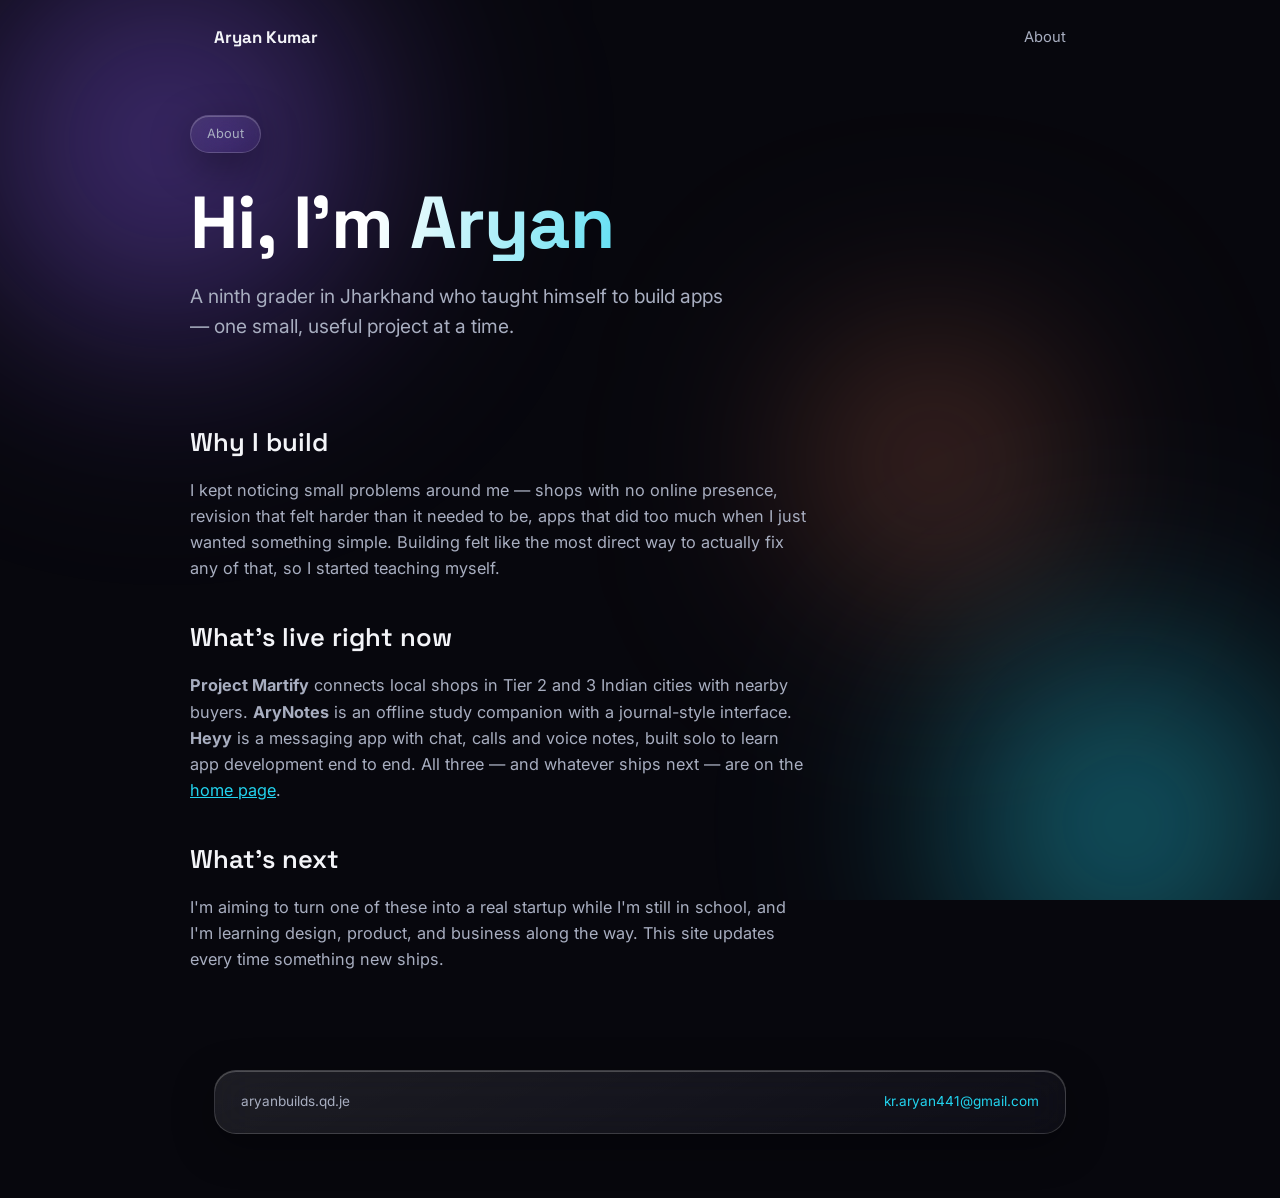
<file: about.html>
<!doctype html>
<html lang="en">
<head>
<meta charset="UTF-8">
<meta name="viewport" content="width=device-width, initial-scale=1">
<title>About — Aryan Kumar</title>
<meta name="description" content="A bit more about Aryan Kumar — a student in Jharkhand, India building apps like Martify, AryNotes and Heyy.">
<link rel="canonical" href="https://aryanbuilds.qd.je/about.html">
<meta property="og:type" content="website">
<meta property="og:title" content="About — Aryan Kumar">
<meta property="og:description" content="A bit more about Aryan Kumar — a student in Jharkhand, India building apps like Martify, AryNotes and Heyy.">
<meta property="og:url" content="https://aryanbuilds.qd.je/about.html">
<meta name="twitter:card" content="summary">
<link rel="preconnect" href="https://fonts.googleapis.com">
<link rel="preconnect" href="https://fonts.gstatic.com" crossorigin>
<link href="https://fonts.googleapis.com/css2?family=Space+Grotesk:wght@400;500;600;700&family=Inter:wght@400;500;600&display=swap" rel="stylesheet">
<link rel="stylesheet" href="style.css">
  <!-- Cloudflare Web Analytics --><script type='module' src='https://static.cloudflareinsights.com/beacon.min.js' data-cf-beacon='{"token": "b1a881011777489fbb84506577ec5c3b"}'></script><!-- End Cloudflare Web Analytics -->
</head>
<body>

  <div class="field">
    <div class="blob b1"></div>
    <div class="blob b2"></div>
    <div class="blob b3"></div>
  </div>

  <nav class="nav">
    <a href="index.html" class="brand">Aryan Kumar</a>
    <a href="about.html">About</a>
  </nav>

  <div class="wrap hero">
    <span class="kicker glass">About</span>
    <h1>Hi, I'm Aryan</h1>
    <p>A ninth grader in Jharkhand who taught himself to build apps — one small, useful project at a time.</p>
  </div>

  <div class="wrap prose">
    <h2>Why I build</h2>
    <p>I kept noticing small problems around me — shops with no online presence, revision that felt harder than it needed to be, apps that did too much when I just wanted something simple. Building felt like the most direct way to actually fix any of that, so I started teaching myself.</p>

    <h2>What's live right now</h2>
    <p><strong>Project Martify</strong> connects local shops in Tier 2 and 3 Indian cities with nearby buyers. <strong>AryNotes</strong> is an offline study companion with a journal-style interface. <strong>Heyy</strong> is a messaging app with chat, calls and voice notes, built solo to learn app development end to end. All three — and whatever ships next — are on the <a href="index.html">home page</a>.</p>

    <h2>What's next</h2>
    <p>I'm aiming to turn one of these into a real startup while I'm still in school, and I'm learning design, product, and business along the way. This site updates every time something new ships.</p>
  </div>

  <div class="wrap">
    <footer class="glass">
      <span>aryanbuilds.qd.je</span>
      <a href="mailto:kr.aryan441@gmail.com">kr.aryan441@gmail.com</a>
    </footer>
  </div>

</body>
</html>
</file>
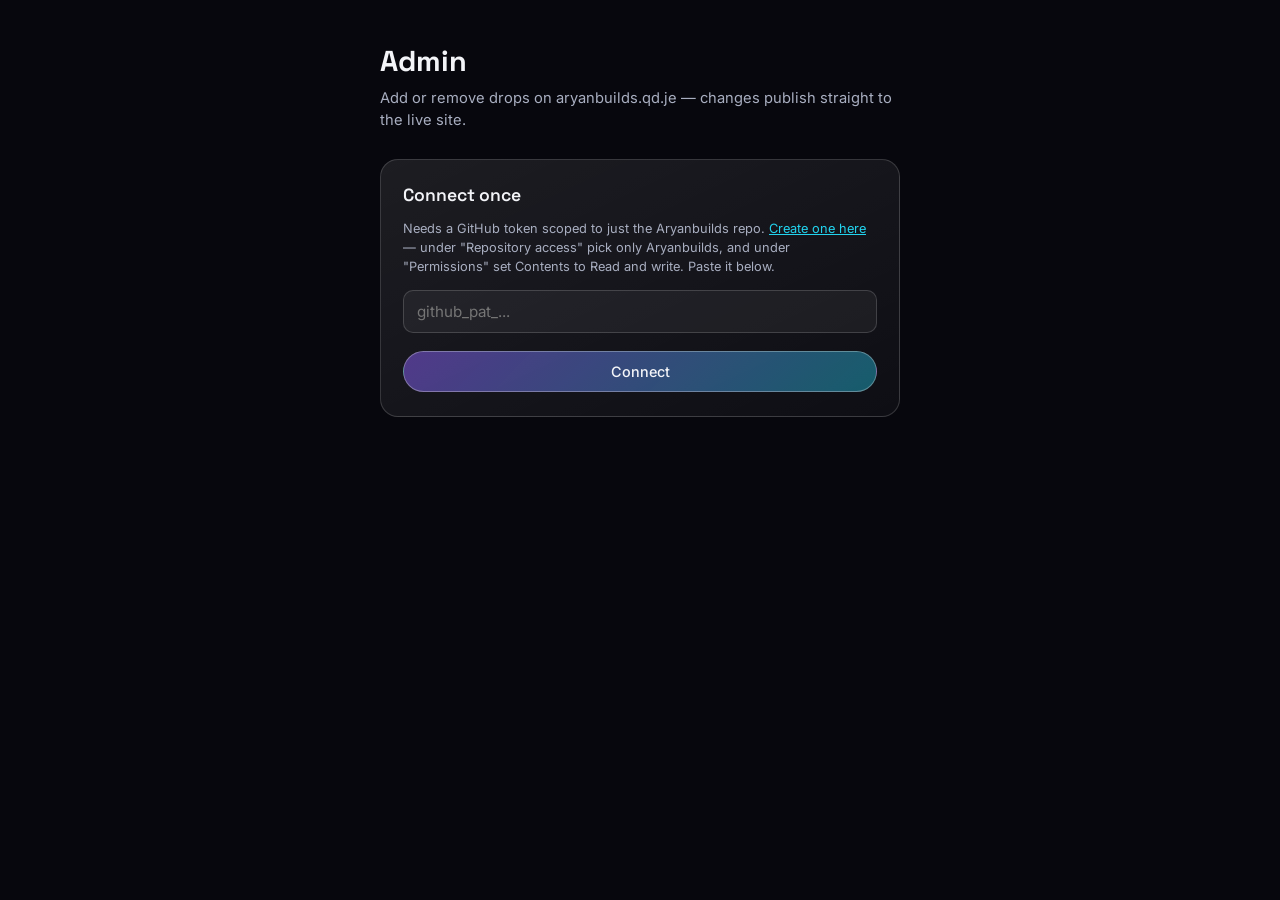
<file: admin.html>
<!doctype html>
<html lang="en">
<head>
<meta charset="UTF-8">
<meta name="viewport" content="width=device-width, initial-scale=1">
<title>Admin — Aryan Kumar</title>
<meta name="robots" content="noindex, nofollow">
<link href="https://fonts.googleapis.com/css2?family=Space+Grotesk:wght@500;600;700&family=Inter:wght@400;500;600&display=swap" rel="stylesheet">
<style>
  :root{
    --bg: #07070d;
    --ink: #F3F4F8;
    --muted: #A8AEC0;
    --cyan: #22D3EE;
    --violet: #8B5CF6;
    --green: #6EE7B7;
    --coral: #FF8A65;
    --glass-1: rgba(255,255,255,0.09);
    --glass-2: rgba(255,255,255,0.03);
    --glass-border: rgba(255,255,255,0.16);
  }
  *{ box-sizing: border-box; }
  body{
    margin: 0;
    background: var(--bg);
    color: var(--ink);
    font-family: 'Inter', -apple-system, sans-serif;
    line-height: 1.5;
    min-height: 100vh;
  }
  h1{
    font-family: 'Space Grotesk', sans-serif;
    font-weight: 700;
    font-size: 1.8rem;
    margin: 0 0 4px;
  }
  h2{
    font-family: 'Space Grotesk', sans-serif;
    font-weight: 600;
    font-size: 1.1rem;
    margin: 0 0 14px;
  }
  .wrap{ max-width: 560px; margin: 0 auto; padding: 40px 20px 80px; }
  .sub{ color: var(--muted); margin: 0 0 28px; font-size: 0.92rem; }

  .panel{
    background: linear-gradient(155deg, var(--glass-1), var(--glass-2));
    border: 1px solid var(--glass-border);
    border-radius: 18px;
    padding: 22px 22px 24px;
    margin-bottom: 18px;
  }

  label{
    display: block;
    font-size: 0.82rem;
    color: var(--muted);
    margin: 14px 0 6px;
  }
  label:first-of-type{ margin-top: 0; }

  input, textarea{
    width: 100%;
    background: rgba(255,255,255,0.05);
    border: 1px solid var(--glass-border);
    border-radius: 10px;
    padding: 11px 13px;
    color: var(--ink);
    font-family: inherit;
    font-size: 0.95rem;
  }
  textarea{ min-height: 70px; resize: vertical; }
  input:focus, textarea:focus{
    outline: none;
    border-color: var(--cyan);
  }

  button{
    font-family: inherit;
    font-size: 0.9rem;
    font-weight: 500;
    border-radius: 999px;
    border: 1px solid var(--glass-border);
    background: rgba(255,255,255,0.08);
    color: var(--ink);
    padding: 11px 20px;
    cursor: pointer;
  }
  button:hover{ background: rgba(255,255,255,0.16); }

  .primary{
    display: block;
    width: 100%;
    margin-top: 18px;
    background: linear-gradient(135deg, rgba(139,92,246,0.5), rgba(34,211,238,0.4));
    border-color: rgba(255,255,255,0.3);
  }

  #connectedBar{
    display: none;
    align-items: center;
    justify-content: space-between;
    padding: 14px 20px;
  }
  #connectedBar span{ color: var(--green); font-weight: 500; font-size: 0.9rem; }

  .dropRow{
    display: flex;
    align-items: center;
    justify-content: space-between;
    padding: 10px 0;
    border-bottom: 1px solid rgba(255,255,255,0.08);
    font-size: 0.92rem;
  }
  .dropRow:last-child{ border-bottom: none; }
  .delBtn{
    padding: 6px 14px;
    font-size: 0.8rem;
    color: var(--coral);
    border-color: rgba(255,138,101,0.35);
    background: rgba(255,138,101,0.08);
  }

  #log{
    min-height: 20px;
    font-size: 0.88rem;
    margin-top: 6px;
    text-align: center;
  }

  .hint{
    font-size: 0.8rem;
    color: var(--muted);
    margin: -4px 0 14px;
  }
  .hint a{ color: var(--cyan); }
</style>
</head>
<body>

<div class="wrap">
  <h1>Admin</h1>
  <p class="sub">Add or remove drops on aryanbuilds.qd.je — changes publish straight to the live site.</p>

  <div id="tokenSection" class="panel">
    <h2>Connect once</h2>
    <p class="hint">
      Needs a GitHub token scoped to just the Aryanbuilds repo.
      <a href="https://github.com/settings/personal-access-tokens/new" target="_blank" rel="noopener">Create one here</a>
      — under "Repository access" pick only Aryanbuilds, and under "Permissions" set
      Contents to Read and write. Paste it below.
    </p>
    <input id="tokenInput" type="password" placeholder="github_pat_...">
    <button class="primary" id="saveTokenBtn">Connect</button>
  </div>

  <div id="connectedBar" class="panel">
    <span>Connected</span>
    <button id="forgetTokenBtn">Disconnect</button>
  </div>

  <div id="mainPanel" style="display:none">
    <div class="panel">
      <h2>Add a new drop</h2>
      <label>Project name</label>
      <input id="fName" placeholder="e.g. Winter Arc Tracker">
      <label>One-line description</label>
      <textarea id="fDesc" placeholder="What it does, in one sentence"></textarea>
      <label>Link</label>
      <input id="fLink" placeholder="https://yourproject.netlify.app/">
      <label>Status label</label>
      <input id="fStatus" value="Live">
      <button class="primary" id="publishBtn">Publish</button>
    </div>

    <div class="panel">
      <h2>Existing drops</h2>
      <div id="dropsList">Loading…</div>
    </div>
  </div>

  <div id="log"></div>
</div>

<script>
  const OWNER = 'itzaryan44';
  const REPO = 'Aryanbuilds';
  const FILE_PATH = 'index.html';
  const API = `https://api.github.com/repos/${OWNER}/${REPO}/contents/${FILE_PATH}`;
  const tokenKey = 'aryanbuilds_admin_token';

  let token = localStorage.getItem(tokenKey);

  const tokenSection = document.getElementById('tokenSection');
  const connectedBar = document.getElementById('connectedBar');
  const mainPanel = document.getElementById('mainPanel');
  const logEl = document.getElementById('log');

  function log(msg, isError){
    logEl.textContent = msg;
    logEl.style.color = isError ? 'var(--coral)' : 'var(--green)';
  }

  function showConnected(){
    tokenSection.style.display = 'none';
    connectedBar.style.display = 'flex';
    mainPanel.style.display = 'block';
    loadDrops();
  }

  if (token) showConnected();

  document.getElementById('saveTokenBtn').addEventListener('click', () => {
    const val = document.getElementById('tokenInput').value.trim();
    if(!val){ log('Paste a token first.', true); return; }
    localStorage.setItem(tokenKey, val);
    token = val;
    showConnected();
  });

  document.getElementById('forgetTokenBtn').addEventListener('click', () => {
    localStorage.removeItem(tokenKey);
    token = null;
    tokenSection.style.display = 'block';
    connectedBar.style.display = 'none';
    mainPanel.style.display = 'none';
    log('');
  });

  function b64EncodeUnicode(str) {
    return btoa(encodeURIComponent(str).replace(/%([0-9A-F]{2})/g, (m, p1) => String.fromCharCode('0x' + p1)));
  }
  function b64DecodeUnicode(str) {
    return decodeURIComponent(atob(str.replace(/\n/g,'')).split('').map(c => '%' + ('00' + c.charCodeAt(0).toString(16)).slice(-2)).join(''));
  }

  async function fetchFile(){
    const res = await fetch(API, {
      headers: {
        'Authorization': `Bearer ${token}`,
        'Accept': 'application/vnd.github+json'
      }
    });
    if(!res.ok) throw new Error('Could not read the site file — check your token has access.');
    const data = await res.json();
    return { content: b64DecodeUnicode(data.content), sha: data.sha };
  }

  async function saveFile(newContent, sha, message){
    const res = await fetch(API, {
      method: 'PUT',
      headers: {
        'Authorization': `Bearer ${token}`,
        'Accept': 'application/vnd.github+json'
      },
      body: JSON.stringify({
        message,
        content: b64EncodeUnicode(newContent),
        sha
      })
    });
    if(!res.ok){
      const err = await res.json().catch(() => ({}));
      throw new Error(err.message || 'Publish failed.');
    }
  }

  function renumber(doc){
    const cards = doc.querySelectorAll('.grid .card:not(.placeholder)');
    cards.forEach((card, i) => {
      const num = card.querySelector('.index-no');
      if(num) num.textContent = String(i + 1).padStart(2, '0');
    });
  }

  function slugify(name){
    return name.toLowerCase().trim().replace(/[^a-z0-9]+/g, '-').replace(/(^-|-$)/g, '') || ('drop-' + Date.now());
  }

  async function loadDrops(){
    const listEl = document.getElementById('dropsList');
    try{
      const { content } = await fetchFile();
      const doc = new DOMParser().parseFromString(content, 'text/html');
      const cards = doc.querySelectorAll('.grid .card:not(.placeholder)');
      listEl.innerHTML = '';
      cards.forEach(card => {
        const name = card.querySelector('h3')?.textContent || '(unnamed)';
        const slug = card.dataset.slug || '';
        const row = document.createElement('div');
        row.className = 'dropRow';
        const nameSpan = document.createElement('span');
        nameSpan.textContent = name;
        const delBtn = document.createElement('button');
        delBtn.textContent = 'Remove';
        delBtn.className = 'delBtn';
        delBtn.addEventListener('click', () => removeDrop(slug, name));
        row.appendChild(nameSpan);
        row.appendChild(delBtn);
        listEl.appendChild(row);
      });
      if(!cards.length) listEl.textContent = 'No drops yet.';
    }catch(e){
      listEl.textContent = 'Could not load drops.';
      log(e.message, true);
    }
  }

  async function removeDrop(slug, name){
    if(!confirm(`Remove "${name}"?`)) return;
    try{
      const { content, sha } = await fetchFile();
      const doc = new DOMParser().parseFromString(content, 'text/html');
      const target = slug ? doc.querySelector(`[data-slug="${slug}"]`) : null;
      if(target) target.remove();
      renumber(doc);
      const newHtml = '<!doctype html>\n' + doc.documentElement.outerHTML;
      await saveFile(newHtml, sha, `Remove drop: ${name}`);
      log(`Removed "${name}". Live in about a minute.`);
      loadDrops();
    }catch(e){
      log(e.message, true);
    }
  }

  document.getElementById('publishBtn').addEventListener('click', async () => {
    const name = document.getElementById('fName').value.trim();
    const desc = document.getElementById('fDesc').value.trim();
    const link = document.getElementById('fLink').value.trim();
    const status = document.getElementById('fStatus').value.trim() || 'Live';

    if(!name || !desc || !link){
      log('Fill in name, description and link.', true);
      return;
    }

    try{
      const { content, sha } = await fetchFile();
      const doc = new DOMParser().parseFromString(content, 'text/html');
      const grid = doc.querySelector('.grid');
      const placeholder = doc.querySelector('.grid .placeholder');

      const slug = slugify(name);
      const badgeLetter = name.trim()[0].toUpperCase();

      const card = doc.createElement('div');
      card.className = 'card glass';
      card.dataset.slug = slug;
      card.innerHTML = `
        <div class="card-top">
          <span class="badge"></span>
          <span class="index-no">00</span>
        </div>
        <h3></h3>
        <p></p>
        <div class="card-foot">
          <span class="status"></span>
          <a class="open-btn"></a>
        </div>
      `;
      card.querySelector('.badge').textContent = badgeLetter;
      card.querySelector('h3').textContent = name;
      card.querySelector('p').textContent = desc;
      card.querySelector('.status').textContent = status;
      const a = card.querySelector('.open-btn');
      a.textContent = 'Open ' + name;
      a.href = link;

      if(placeholder){
        grid.insertBefore(card, placeholder);
      } else {
        grid.appendChild(card);
      }

      renumber(doc);

      const newHtml = '<!doctype html>\n' + doc.documentElement.outerHTML;
      await saveFile(newHtml, sha, `Add drop: ${name}`);

      log(`Published "${name}". Live in about a minute.`);
      document.getElementById('fName').value = '';
      document.getElementById('fDesc').value = '';
      document.getElementById('fLink').value = '';
      document.getElementById('fStatus').value = 'Live';
      loadDrops();
    }catch(e){
      log(e.message, true);
    }
  });
</script>
</body>
</html>
</file>
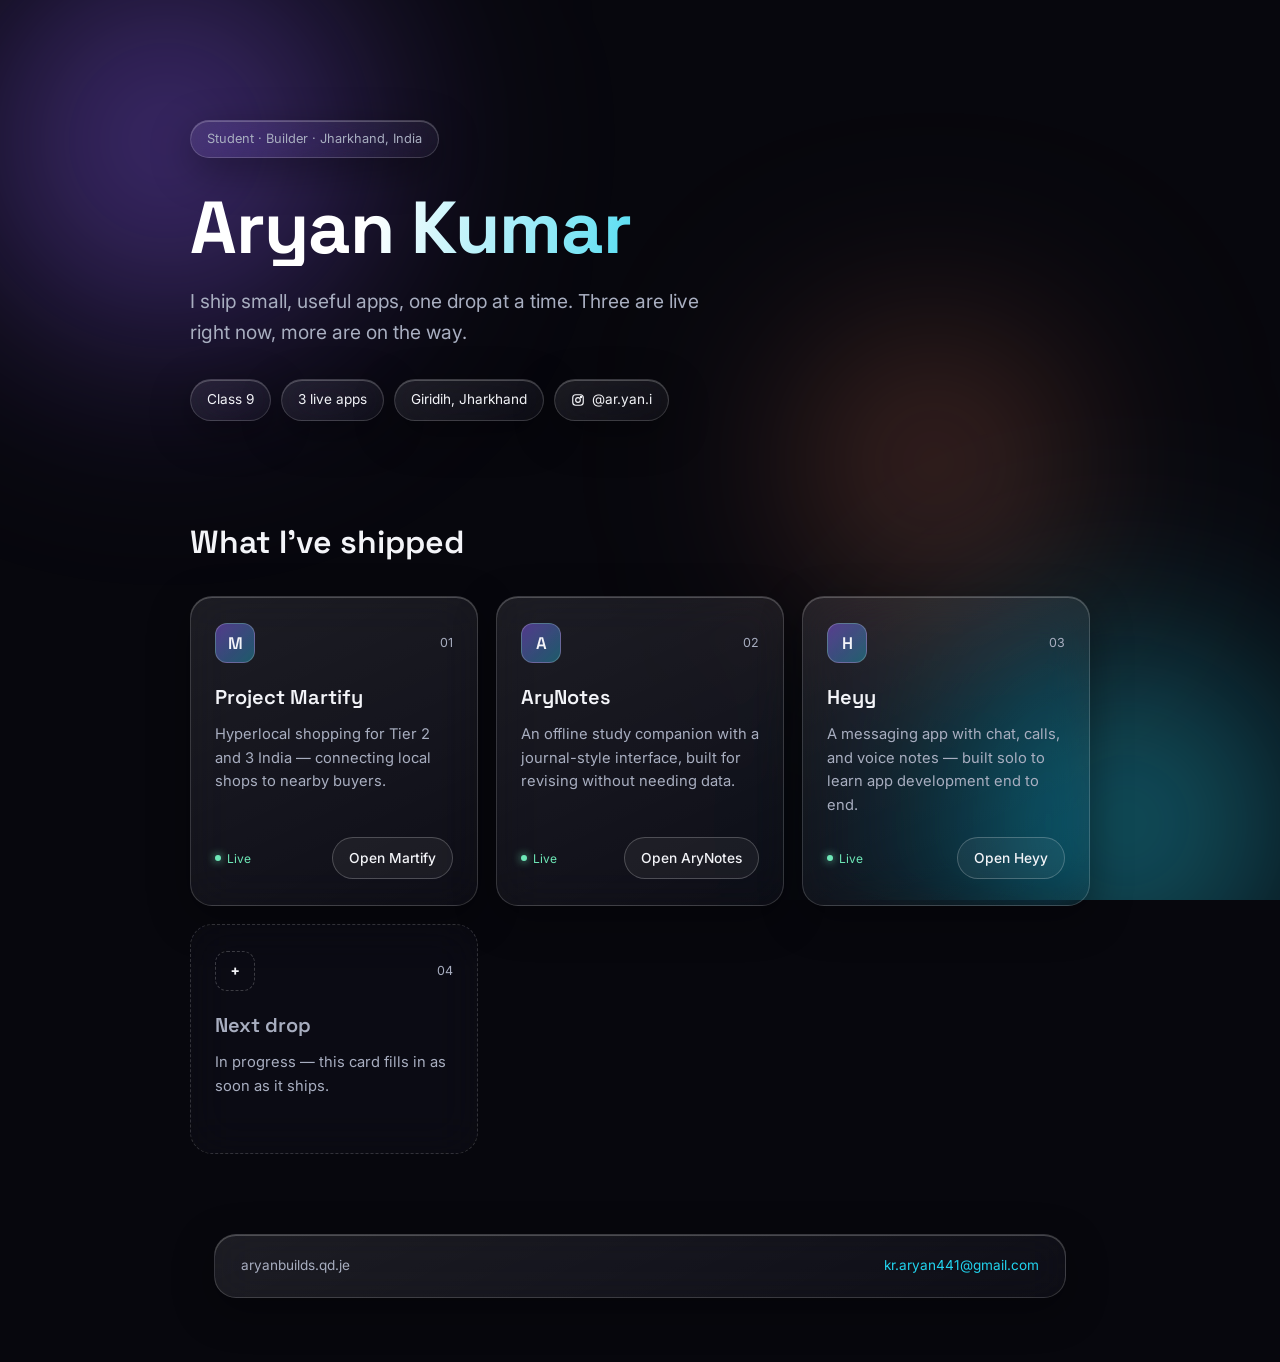
<file: index-1.html>
<!doctype html>
<html lang="en">
<head>
<meta charset="UTF-8">
<meta name="viewport" content="width=device-width, initial-scale=1">
<title>Aryan Kumar — Builder</title>
<meta name="description" content="Aryan Kumar's builds — Martify, AryNotes, Heyy and more apps shipped from Jharkhand, India.">
<link rel="preconnect" href="https://fonts.googleapis.com">
<link rel="preconnect" href="https://fonts.gstatic.com" crossorigin>
<link href="https://fonts.googleapis.com/css2?family=Space+Grotesk:wght@400;500;600;700&family=Inter:wght@400;500;600&display=swap" rel="stylesheet">
<style>
  :root{
    --bg: #07070d;
    --ink: #F3F4F8;
    --muted: #A8AEC0;
    --violet: #8B5CF6;
    --cyan: #22D3EE;
    --coral: #FF8A65;
    --glass-1: rgba(255,255,255,0.09);
    --glass-2: rgba(255,255,255,0.03);
    --glass-border: rgba(255,255,255,0.16);
    --max: 900px;
  }

  *{ box-sizing: border-box; }

  body{
    margin: 0;
    background: var(--bg);
    color: var(--ink);
    font-family: 'Inter', -apple-system, sans-serif;
    line-height: 1.6;
    -webkit-font-smoothing: antialiased;
    overflow-x: hidden;
    position: relative;
    min-height: 100vh;
  }

  h1, h2{ font-family: 'Space Grotesk', sans-serif; }

  a{ color: inherit; }

  :focus-visible{
    outline: 2px solid var(--cyan);
    outline-offset: 3px;
  }

  /* ---------- ambient liquid background ---------- */

  .field{
    position: fixed;
    inset: 0;
    z-index: -1;
    overflow: hidden;
  }

  .blob{
    position: absolute;
    border-radius: 50%;
    filter: blur(90px);
    mix-blend-mode: screen;
    opacity: 0.55;
  }

  .blob.b1{
    width: 46vw; height: 46vw;
    top: -12vw; left: -10vw;
    background: radial-gradient(circle, var(--violet), transparent 70%);
    animation: drift1 32s ease-in-out infinite alternate;
  }
  .blob.b2{
    width: 40vw; height: 40vw;
    bottom: -14vw; right: -8vw;
    background: radial-gradient(circle, var(--cyan), transparent 70%);
    animation: drift2 38s ease-in-out infinite alternate;
  }
  .blob.b3{
    width: 30vw; height: 30vw;
    top: 30vh; right: 12vw;
    background: radial-gradient(circle, var(--coral), transparent 70%);
    opacity: 0.35;
    animation: drift3 26s ease-in-out infinite alternate;
  }

  @keyframes drift1{
    from{ transform: translate(0,0) scale(1); }
    to{ transform: translate(6vw, 8vh) scale(1.12); }
  }
  @keyframes drift2{
    from{ transform: translate(0,0) scale(1); }
    to{ transform: translate(-7vw, -6vh) scale(1.08); }
  }
  @keyframes drift3{
    from{ transform: translate(0,0) scale(1); }
    to{ transform: translate(-5vw, 5vh) scale(0.9); }
  }

  @media (prefers-reduced-motion: reduce){
    .blob{ animation: none !important; }
  }

  /* ---------- layout ---------- */

  .wrap{
    max-width: var(--max);
    margin: 0 auto;
    padding: 0 24px;
  }

  /* ---------- glass base ---------- */

  .glass{
    position: relative;
    background: linear-gradient(155deg, var(--glass-1), var(--glass-2));
    backdrop-filter: blur(22px) saturate(160%);
    -webkit-backdrop-filter: blur(22px) saturate(160%);
    border: 1px solid var(--glass-border);
    border-radius: 22px;
    box-shadow: 0 12px 40px rgba(0,0,0,0.35), inset 0 1px 0 rgba(255,255,255,0.22);
    overflow: hidden;
  }

  .glass::after{
    content: '';
    position: absolute;
    top: -50%; left: -60%;
    width: 40%; height: 200%;
    background: linear-gradient(75deg, transparent, rgba(255,255,255,0.16), transparent);
    transform: translateX(-120%) rotate(8deg);
    transition: transform 0.9s ease;
    pointer-events: none;
  }

  .glass:hover::after, .glass:focus-within::after{
    transform: translateX(320%) rotate(8deg);
  }

  /* ---------- hero ---------- */

  .hero{
    padding: clamp(64px, 12vw, 120px) 0 40px;
  }

  .kicker{
    display: inline-block;
    font-size: 0.8rem;
    padding: 8px 16px;
    border-radius: 999px;
    color: var(--muted);
    margin-bottom: 24px;
  }

  .hero h1{
    font-weight: 700;
    font-size: clamp(2.6rem, 9vw, 4.6rem);
    line-height: 1.03;
    letter-spacing: -0.015em;
    margin: 0 0 20px;
    background: linear-gradient(100deg, #ffffff 20%, var(--cyan) 60%, var(--violet) 90%);
    -webkit-background-clip: text;
    background-clip: text;
    color: transparent;
  }

  .hero p{
    color: var(--muted);
    font-size: clamp(1rem, 2.4vw, 1.2rem);
    max-width: 46ch;
    margin: 0 0 32px;
  }

  .chips{
    display: flex;
    flex-wrap: wrap;
    gap: 10px;
  }

  .chip{
    padding: 9px 16px;
    border-radius: 999px;
    font-size: 0.85rem;
    color: var(--ink);
  }

  .chip-link{
    display: inline-flex;
    align-items: center;
    gap: 7px;
    text-decoration: none;
    transition: color 0.25s ease, border-color 0.25s ease;
  }
  .chip-link:hover, .chip-link:focus-visible{
    color: var(--cyan);
    border-color: rgba(34,211,238,0.5);
  }

  /* ---------- drops ---------- */

  .drops{
    padding: 56px 0 40px;
  }

  .drops h2{
    font-weight: 600;
    font-size: clamp(1.5rem, 4vw, 2rem);
    margin: 0 0 28px;
  }

  .grid{
    display: grid;
    grid-template-columns: repeat(auto-fit, minmax(250px, 1fr));
    gap: 18px;
  }

  .card{
    padding: 26px 24px;
    display: flex;
    flex-direction: column;
    min-height: 230px;
    transition: transform 0.35s ease, border-color 0.35s ease;
  }

  .card:hover{
    transform: translateY(-4px);
    border-color: rgba(255,255,255,0.32);
  }

  .card-top{
    display: flex;
    align-items: center;
    justify-content: space-between;
    margin-bottom: 18px;
  }

  .badge{
    width: 40px; height: 40px;
    border-radius: 12px;
    display: flex;
    align-items: center;
    justify-content: center;
    font-family: 'Space Grotesk', sans-serif;
    font-weight: 600;
    font-size: 1.05rem;
    background: linear-gradient(135deg, rgba(139,92,246,0.5), rgba(34,211,238,0.35));
    border: 1px solid rgba(255,255,255,0.2);
  }

  .index-no{
    font-size: 0.78rem;
    color: var(--muted);
  }

  .card h3{
    font-family: 'Space Grotesk', sans-serif;
    font-weight: 600;
    font-size: 1.25rem;
    margin: 0 0 10px;
  }

  .card p{
    color: var(--muted);
    font-size: 0.92rem;
    margin: 0 0 20px;
    flex-grow: 1;
  }

  .card-foot{
    display: flex;
    align-items: center;
    justify-content: space-between;
    gap: 12px;
  }

  .status{
    font-size: 0.75rem;
    color: #6EE7B7;
    display: flex;
    align-items: center;
    gap: 6px;
  }
  .status::before{
    content: '';
    width: 6px; height: 6px;
    border-radius: 50%;
    background: #6EE7B7;
    box-shadow: 0 0 8px #6EE7B7;
  }

  .open-btn{
    text-decoration: none;
    font-size: 0.86rem;
    font-weight: 500;
    color: var(--ink);
    padding: 9px 16px;
    border-radius: 999px;
    border: 1px solid rgba(255,255,255,0.22);
    background: rgba(255,255,255,0.05);
    transition: background 0.25s ease, border-color 0.25s ease;
  }

  .card:hover .open-btn{
    background: rgba(255,255,255,0.12);
    border-color: rgba(255,255,255,0.4);
  }

  .card.placeholder{
    border-style: dashed;
    background: rgba(255,255,255,0.02);
    box-shadow: none;
  }
  .card.placeholder h3, .card.placeholder p{ color: var(--muted); }
  .card.placeholder .badge{
    background: transparent;
    border-style: dashed;
  }

  /* ---------- footer ---------- */

  footer{
    margin: 40px 0 64px;
    padding: 20px 26px;
    display: flex;
    flex-wrap: wrap;
    gap: 10px 24px;
    align-items: center;
    justify-content: space-between;
    color: var(--muted);
    font-size: 0.85rem;
  }

  footer a{
    color: var(--cyan);
    text-decoration: none;
  }
  footer a:hover, footer a:focus-visible{ text-decoration: underline; }

  /* ---------- entrance ---------- */

  @media (prefers-reduced-motion: no-preference){
    .hero .kicker, .hero h1, .hero p, .hero .chips{
      opacity: 0;
      animation: rise 0.7s ease forwards;
    }
    .hero .kicker{ animation-delay: 0.05s; }
    .hero h1{ animation-delay: 0.16s; }
    .hero p{ animation-delay: 0.30s; }
    .hero .chips{ animation-delay: 0.42s; }

    @keyframes rise{
      from{ opacity: 0; transform: translateY(14px); }
      to{ opacity: 1; transform: translateY(0); }
    }
  }
</style>
</head>
<body>

  <div class="field">
    <div class="blob b1"></div>
    <div class="blob b2"></div>
    <div class="blob b3"></div>
  </div>

  <div class="wrap hero">
    <span class="kicker glass">Student · Builder · Jharkhand, India</span>
    <h1>Aryan Kumar</h1>
    <p>I ship small, useful apps, one drop at a time. Three are live right now, more are on the way.</p>
    <div class="chips">
      <span class="chip glass">Class 9</span>
      <span class="chip glass">3 live apps</span>
      <span class="chip glass">Giridih, Jharkhand</span>
      <a class="chip glass chip-link" href="https://instagram.com/ar.yan.i" target="_blank" rel="noopener">
        <svg width="14" height="14" viewBox="0 0 24 24" fill="none" stroke="currentColor" stroke-width="2" stroke-linecap="round" stroke-linejoin="round"><rect x="3" y="3" width="18" height="18" rx="5"></rect><circle cx="12" cy="12" r="4"></circle><circle cx="17.2" cy="6.8" r="1"></circle></svg>
        @ar.yan.i
      </a>
    </div>
  </div>

  <div class="wrap drops">
    <h2>What I've shipped</h2>
    <div class="grid">

      <div class="card glass">
        <div class="card-top">
          <span class="badge">M</span>
          <span class="index-no">01</span>
        </div>
        <h3>Project Martify</h3>
        <p>Hyperlocal shopping for Tier 2 and 3 India — connecting local shops to nearby buyers.</p>
        <div class="card-foot">
          <span class="status">Live</span>
          <a class="open-btn" href="https://projectmartify.netlify.app/">Open Martify</a>
        </div>
      </div>

      <div class="card glass">
        <div class="card-top">
          <span class="badge">A</span>
          <span class="index-no">02</span>
        </div>
        <h3>AryNotes</h3>
        <p>An offline study companion with a journal-style interface, built for revising without needing data.</p>
        <div class="card-foot">
          <span class="status">Live</span>
          <a class="open-btn" href="https://arynotes.netlify.app/">Open AryNotes</a>
        </div>
      </div>

      <div class="card glass">
        <div class="card-top">
          <span class="badge">H</span>
          <span class="index-no">03</span>
        </div>
        <h3>Heyy</h3>
        <p>A messaging app with chat, calls, and voice notes — built solo to learn app development end to end.</p>
        <div class="card-foot">
          <span class="status">Live</span>
          <a class="open-btn" href="https://heyybyaryan.netlify.app/">Open Heyy</a>
        </div>
      </div>

      <div class="card glass placeholder">
        <div class="card-top">
          <span class="badge">+</span>
          <span class="index-no">04</span>
        </div>
        <h3>Next drop</h3>
        <p>In progress — this card fills in as soon as it ships.</p>
      </div>

    </div>
  </div>

  <div class="wrap">
    <footer class="glass">
      <span>aryanbuilds.qd.je</span>
      <a href="mailto:kr.aryan441@gmail.com">kr.aryan441@gmail.com</a>
    </footer>
  </div>

</body>
</html>
</file>
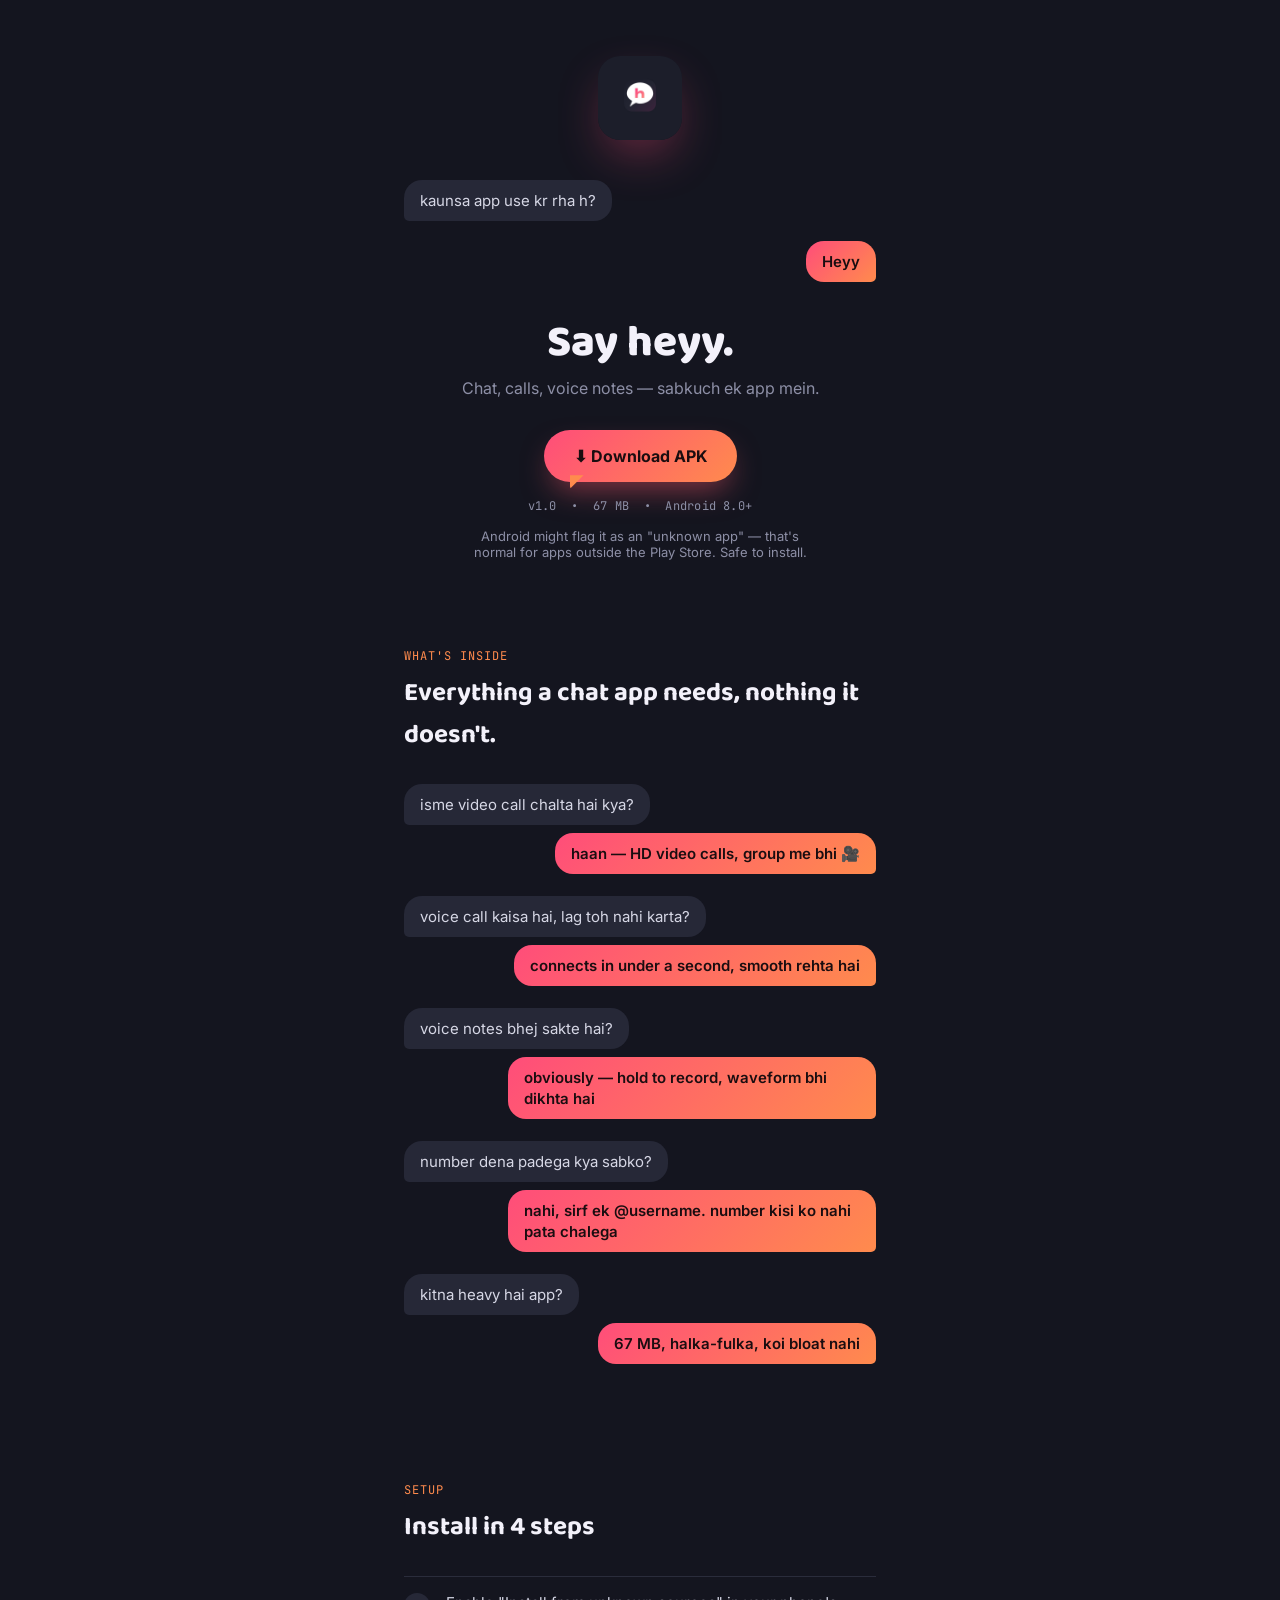
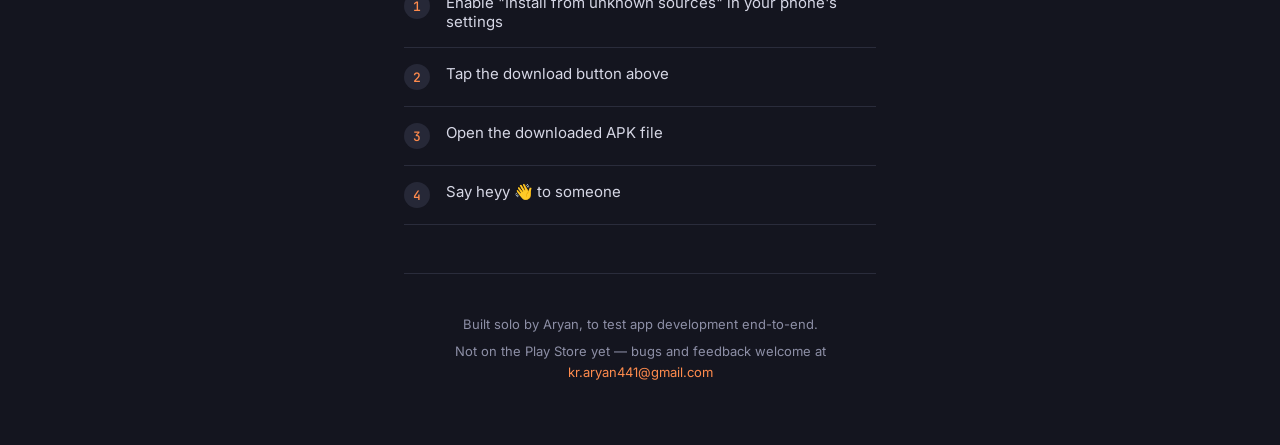
<file: heyy/index-3.html>
<!DOCTYPE html>
<html lang="en">
<head>
<meta charset="UTF-8">
<meta name="viewport" content="width=device-width, initial-scale=1.0">
<title>Heyy — download the app</title>
<link rel="icon" href="[data-uri]">
<link rel="preconnect" href="https://fonts.googleapis.com">
<link href="https://fonts.googleapis.com/css2?family=Baloo+2:wght@600;700;800&family=Inter:wght@400;500;600;700&family=JetBrains+Mono:wght@400;500&display=swap" rel="stylesheet">
<style>
  :root{
    --bg: #14151f;
    --bg-2: #1a1b28;
    --bubble-in: #262837;
    --bubble-in-text: #d6d7e5;
    --accent-1: #ff4d7a;
    --accent-2: #ff8b4d;
    --text: #f3f1fa;
    --muted: #8d8fa6;
    --hairline: #2a2c3b;
  }
  *{box-sizing:border-box;}
  html{scroll-behavior:smooth;}
  body{
    margin:0;
    background:var(--bg);
    color:var(--text);
    font-family:'Inter',sans-serif;
    -webkit-font-smoothing:antialiased;
    overflow-x:hidden;
  }
  .wrap{max-width:520px; margin:0 auto; padding:0 24px;}

  /* ---------- HERO ---------- */
  .hero{padding:56px 0 40px; text-align:center;}
  .icon{
    width:84px; height:84px; border-radius:22px;
    object-fit:cover;
    box-shadow:0 20px 50px -12px rgba(255,77,122,0.45);
    margin-bottom:36px;
  }
  .thread{
    display:flex; flex-direction:column; gap:10px;
    margin-bottom:36px;
    min-height:104px;
  }
  .msg{
    max-width:78%;
    padding:10px 16px;
    border-radius:18px;
    font-size:15px;
    line-height:1.4;
    opacity:0;
    transform:translateY(8px);
    animation:rise .5s ease forwards;
  }
  .msg.in{
    align-self:flex-start;
    background:var(--bubble-in);
    color:var(--bubble-in-text);
    border-bottom-left-radius:5px;
    animation-delay:.2s;
  }
  .msg.out{
    align-self:flex-end;
    background:linear-gradient(135deg,var(--accent-1),var(--accent-2));
    color:#1a0d10;
    font-weight:600;
    border-bottom-right-radius:5px;
    animation-delay:1.1s;
  }
  .dots{
    align-self:flex-end;
    display:flex; gap:4px;
    padding:12px 16px;
    background:var(--bubble-in);
    border-radius:18px;
    border-bottom-right-radius:5px;
    opacity:0;
    animation:rise .4s ease forwards, fade-out .3s ease forwards;
    animation-delay:.85s, 1.1s;
  }
  .dots span{width:6px; height:6px; border-radius:50%; background:var(--muted); animation:bounce 1.2s infinite;}
  .dots span:nth-child(2){animation-delay:.15s;}
  .dots span:nth-child(3){animation-delay:.3s;}

  @keyframes rise{to{opacity:1; transform:translateY(0);}}
  @keyframes fade-out{to{opacity:0; height:0; padding:0; margin:0;}}
  @keyframes bounce{0%,60%,100%{transform:translateY(0); opacity:.5;} 30%{transform:translateY(-4px); opacity:1;}}

  h1{
    font-family:'Baloo 2',sans-serif;
    font-weight:800;
    font-size:44px;
    line-height:1.05;
    margin:0 0 12px;
    opacity:0; transform:translateY(10px);
    animation:rise .6s ease forwards;
    animation-delay:1.5s;
  }
  .sub{
    font-size:16px;
    color:var(--muted);
    margin:0 0 32px;
    opacity:0; transform:translateY(10px);
    animation:rise .6s ease forwards;
    animation-delay:1.65s;
  }

  .dl-btn{
    display:inline-flex;
    align-items:center;
    gap:10px;
    padding:16px 30px;
    border-radius:999px;
    background:linear-gradient(135deg,var(--accent-1),var(--accent-2));
    color:#1a0d10;
    font-weight:700;
    font-size:16px;
    text-decoration:none;
    position:relative;
    box-shadow:0 14px 30px -8px rgba(255,90,110,0.5);
    transition:transform .2s ease, box-shadow .2s ease;
    opacity:0; transform:translateY(10px);
    animation:rise .6s ease forwards;
    animation-delay:1.8s;
  }
  .dl-btn:hover{transform:translateY(-2px) scale(1.02); box-shadow:0 18px 36px -8px rgba(255,90,110,0.6);}
  .dl-btn:active{transform:translateY(0) scale(.98);}
  .dl-btn::after{
    content:"";
    position:absolute; bottom:-7px; left:26px;
    width:14px; height:14px;
    background:var(--accent-2);
    clip-path:polygon(0 0, 100% 0, 0 100%);
    border-bottom-left-radius:3px;
  }
  .stamp{
    font-family:'JetBrains Mono',monospace;
    font-size:12px;
    color:var(--muted);
    letter-spacing:.02em;
    margin-top:16px;
    opacity:0;
    animation:rise .6s ease forwards;
    animation-delay:1.95s;
  }
  .warn{
    font-size:13px;
    color:var(--muted);
    max-width:340px;
    margin:14px auto 0;
    opacity:0;
    animation:rise .6s ease forwards;
    animation-delay:2.05s;
  }

  /* ---------- FEATURES (chat thread) ---------- */
  .section{padding:48px 0;}
  .eyebrow{
    font-family:'JetBrains Mono',monospace;
    font-size:12px;
    color:var(--accent-2);
    letter-spacing:.08em;
    text-transform:uppercase;
    margin-bottom:8px;
  }
  .section h2{
    font-family:'Baloo 2',sans-serif;
    font-size:26px;
    font-weight:700;
    margin:0 0 28px;
  }
  .feat{
    display:flex; flex-direction:column; gap:8px;
    margin-bottom:22px;
    opacity:0; transform:translateY(14px);
    transition:opacity .5s ease, transform .5s ease;
  }
  .feat.show{opacity:1; transform:translateY(0);}
  .feat .msg{animation:none; opacity:1; transform:none;}

  /* ---------- INSTALL STEPS ---------- */
  .steps{list-style:none; margin:0; padding:0; counter-reset:step;}
  .steps li{
    counter-increment:step;
    display:flex; gap:16px;
    padding:16px 0;
    border-top:1px solid var(--hairline);
    font-size:15px;
    color:var(--bubble-in-text);
  }
  .steps li:last-child{border-bottom:1px solid var(--hairline);}
  .steps li::before{
    content:counter(step);
    font-family:'JetBrains Mono',monospace;
    font-weight:500;
    font-size:13px;
    color:var(--accent-2);
    background:var(--bubble-in);
    width:26px; height:26px;
    border-radius:50%;
    display:flex; align-items:center; justify-content:center;
    flex-shrink:0;
  }

  /* ---------- FOOTER ---------- */
  footer{
    padding:40px 0 56px;
    border-top:1px solid var(--hairline);
    text-align:center;
  }
  footer p{font-size:13px; color:var(--muted); margin:0 0 6px; line-height:1.6;}
  footer a{color:var(--accent-2); text-decoration:none;}

  @media (max-width:400px){
    h1{font-size:36px;}
  }
  @media (prefers-reduced-motion: reduce){
    *{animation-duration:.01ms !important; animation-delay:0s !important; transition-duration:.01ms !important;}
  }
</style>
</head>
<body>

  <div class="wrap">
    <section class="hero">
      <img class="icon" src="[data-uri]" alt="Heyy app icon">

      <div class="thread">
        <div class="msg in">kaunsa app use kr rha h?</div>
        <div class="dots"><span></span><span></span><span></span></div>
        <div class="msg out">Heyy</div>
      </div>

      <h1>Say heyy.</h1>
      <p class="sub">Chat, calls, voice notes — sabkuch ek app mein.</p>

      <a class="dl-btn" href="https://github.com/itzaryan44/Aryanbuilds/releases/download/v1/Heyy.apk" download>
        ⬇ Download APK
      </a>
      <div class="stamp">v1.0 &nbsp;•&nbsp; 67 MB &nbsp;•&nbsp; Android 8.0+</div>
      <p class="warn">Android might flag it as an "unknown app" — that's normal for apps outside the Play Store. Safe to install.</p>
    </section>

    <section class="section" id="features">
      <div class="eyebrow">what's inside</div>
      <h2>Everything a chat app needs, nothing it doesn't.</h2>

      <div class="feat">
        <div class="msg in">isme video call chalta hai kya?</div>
        <div class="msg out">haan — HD video calls, group me bhi 🎥</div>
      </div>
      <div class="feat">
        <div class="msg in">voice call kaisa hai, lag toh nahi karta?</div>
        <div class="msg out">connects in under a second, smooth rehta hai</div>
      </div>
      <div class="feat">
        <div class="msg in">voice notes bhej sakte hai?</div>
        <div class="msg out">obviously — hold to record, waveform bhi dikhta hai</div>
      </div>
      <div class="feat">
        <div class="msg in">number dena padega kya sabko?</div>
        <div class="msg out">nahi, sirf ek @username. number kisi ko nahi pata chalega</div>
      </div>
      <div class="feat">
        <div class="msg in">kitna heavy hai app?</div>
        <div class="msg out">67 MB, halka-fulka, koi bloat nahi</div>
      </div>
    </section>

    <section class="section" id="install">
      <div class="eyebrow">setup</div>
      <h2>Install in 4 steps</h2>
      <ol class="steps">
        <li>Enable "Install from unknown sources" in your phone's settings</li>
        <li>Tap the download button above</li>
        <li>Open the downloaded APK file</li>
        <li>Say heyy 👋 to someone</li>
      </ol>
    </section>

    <footer>
      <p>Built solo by Aryan, to test app development end-to-end.</p>
      <p>Not on the Play Store yet — bugs and feedback welcome at <a href="mailto:kr.aryan441@gmail.com">kr.aryan441@gmail.com</a></p>
    </footer>
  </div>

<script>
  // Scroll-reveal for the feature "thread" — messages arrive as you scroll
  const feats = document.querySelectorAll('.feat');
  const io = new IntersectionObserver((entries)=>{
    entries.forEach(e=>{
      if(e.isIntersecting){
        e.target.classList.add('show');
        io.unobserve(e.target);
      }
    });
  }, {threshold:.25});
  feats.forEach(f=>io.observe(f));
</script>
</body>
</html>
</file>
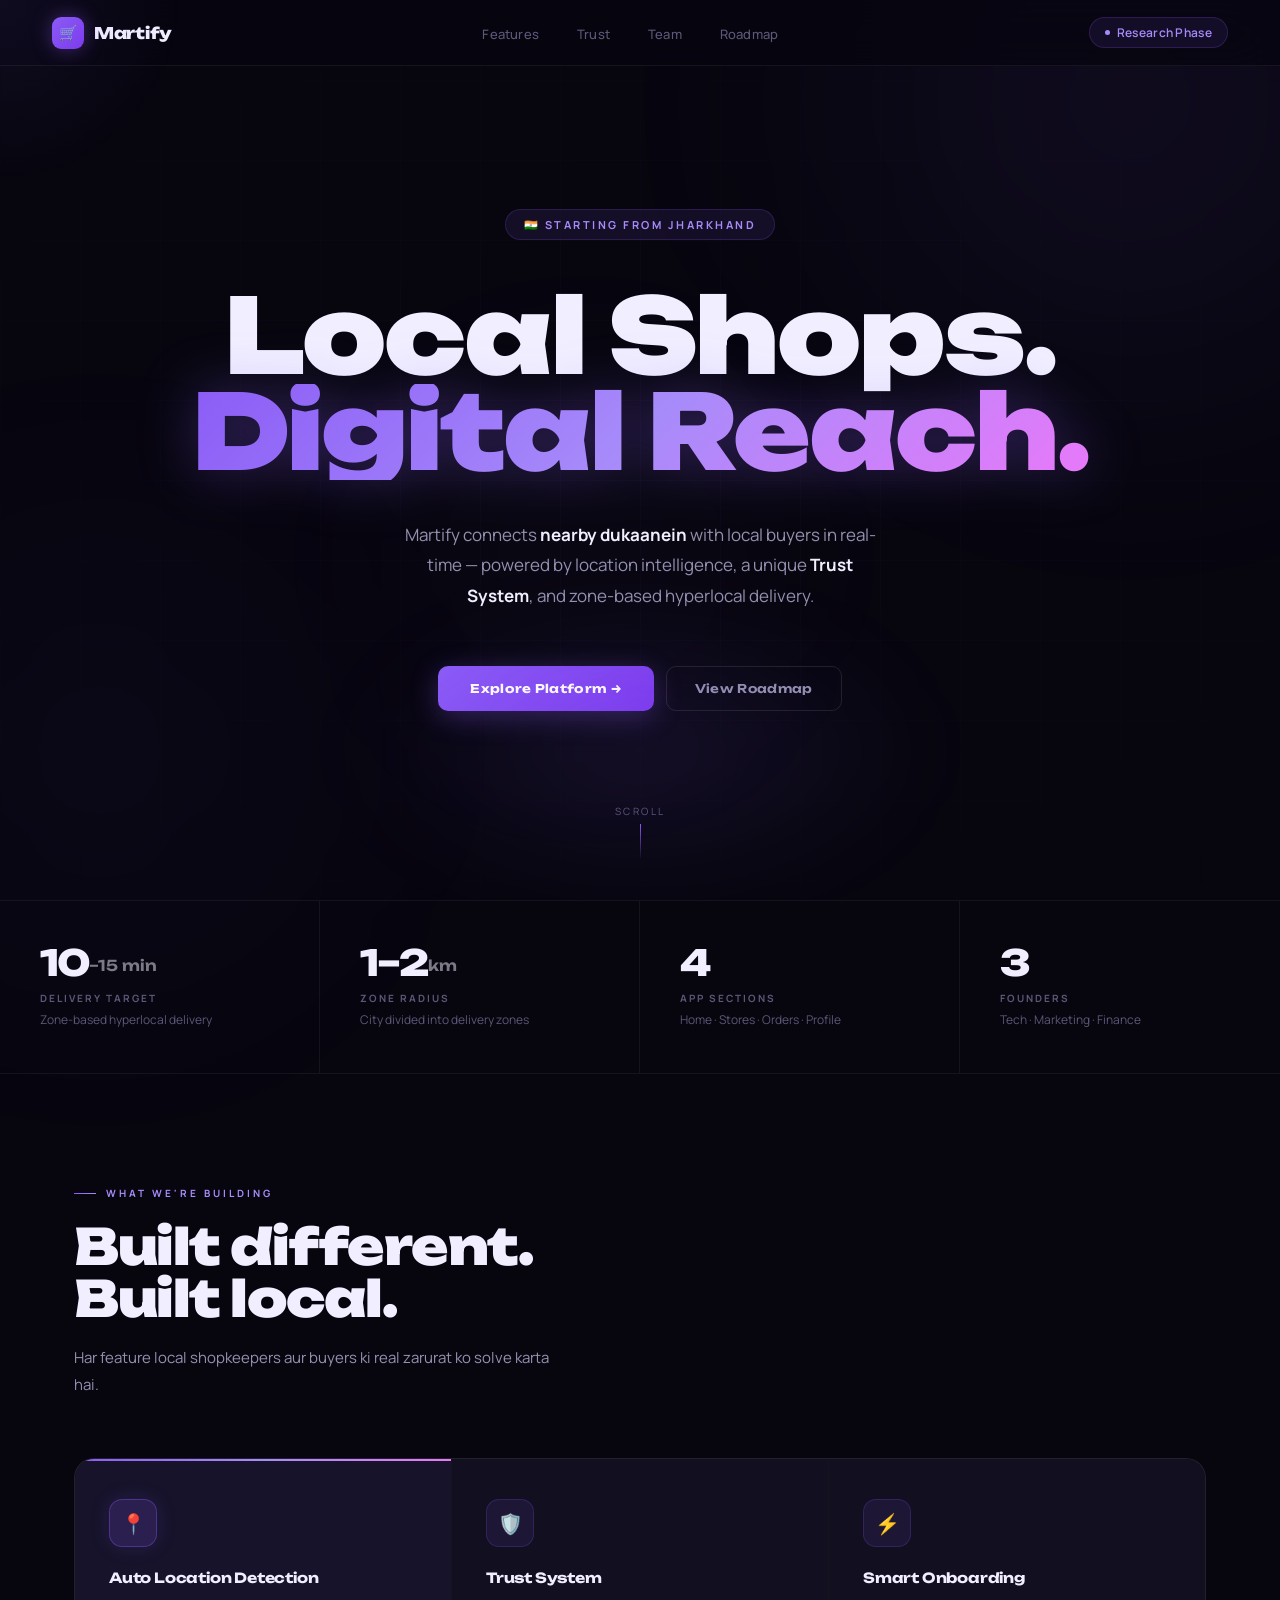
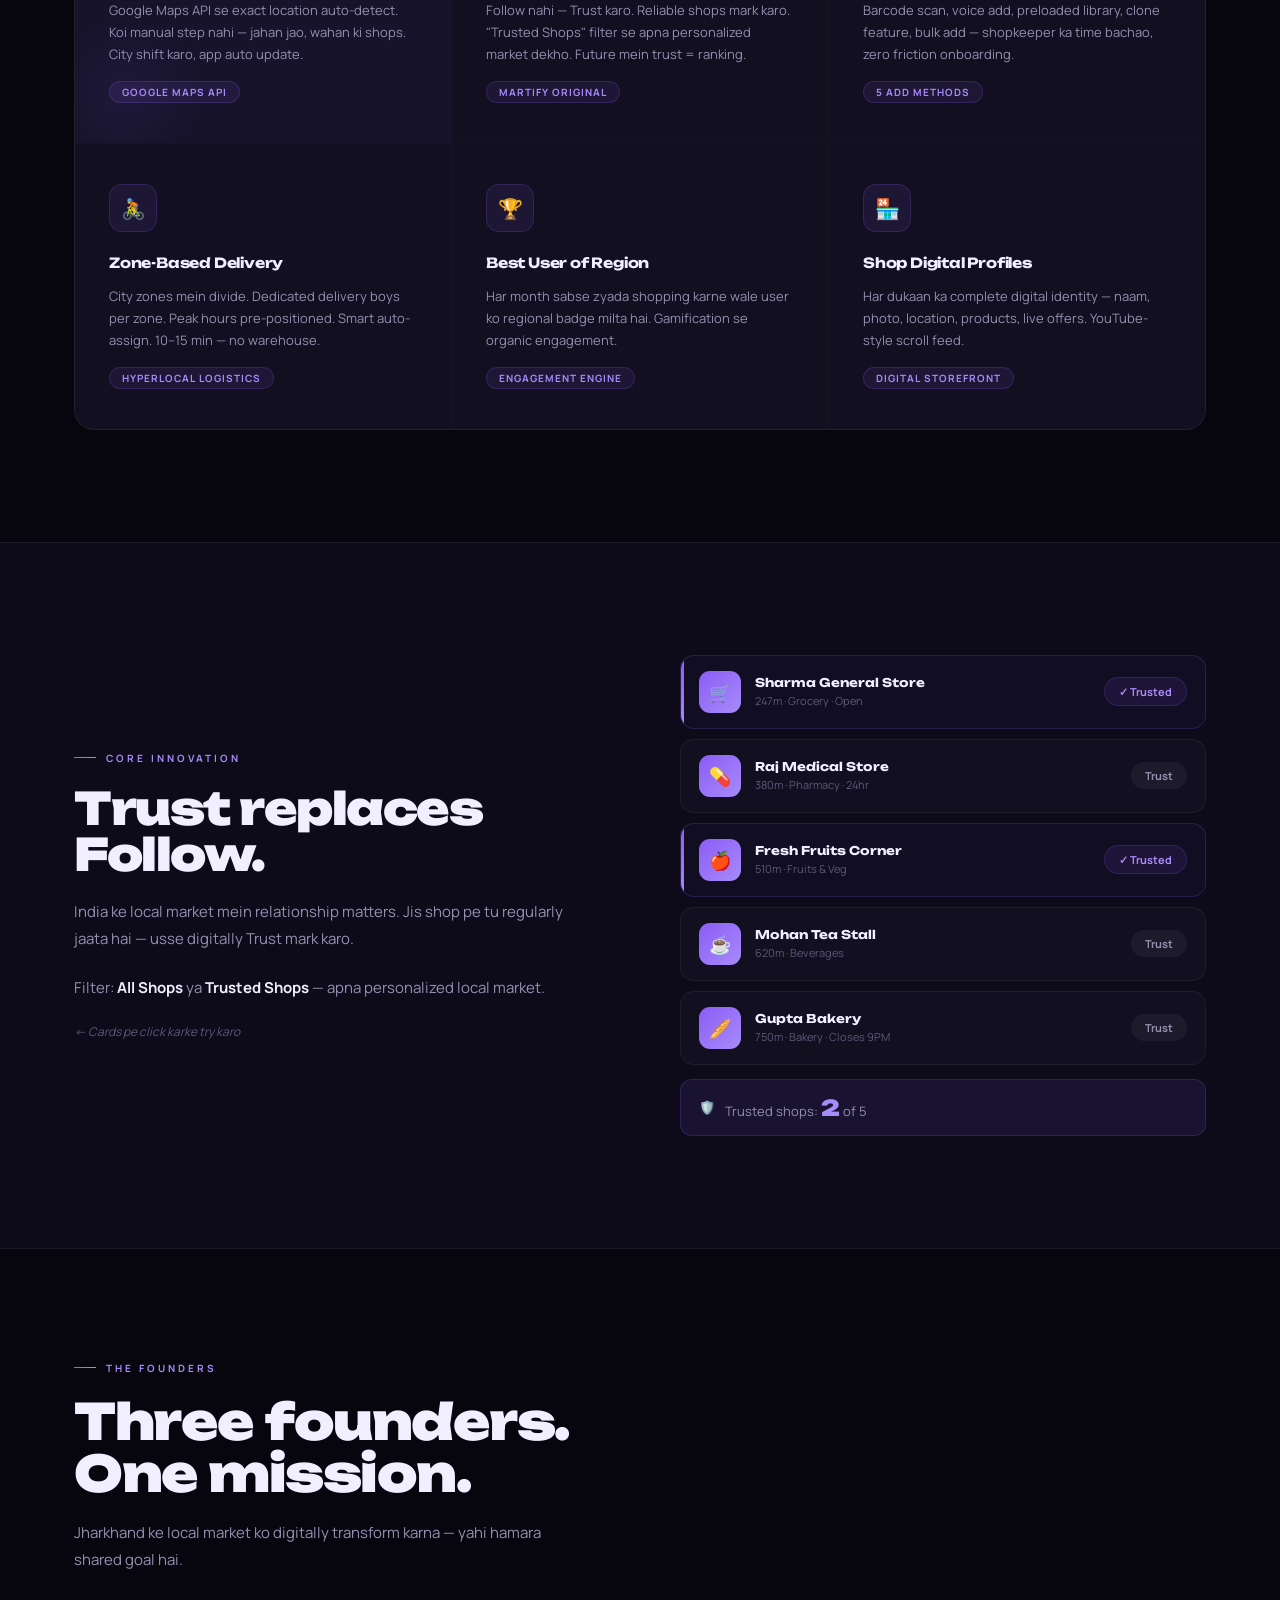
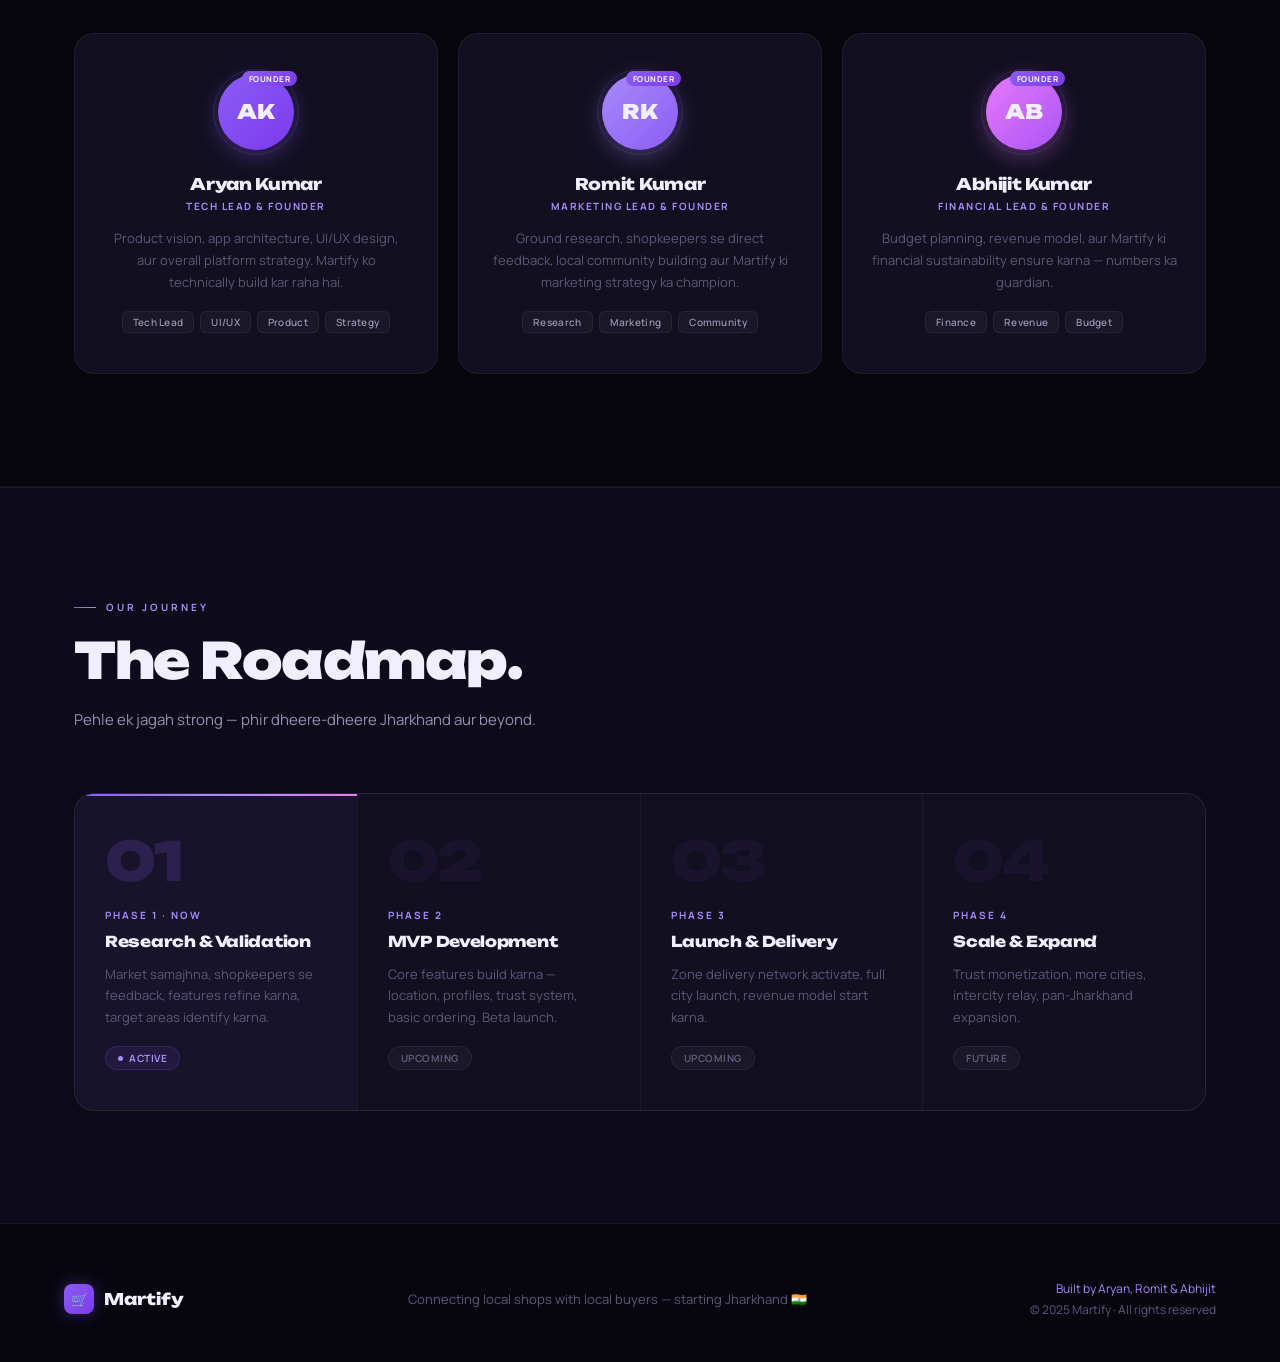
<file: martify/index (2).html>
<!DOCTYPE html>
<html lang="en">
<head>
<meta charset="UTF-8">
<meta name="viewport" content="width=device-width, initial-scale=1.0">
<title>Martify — Hyperlocal Shopping Platform</title>
<link href="https://fonts.googleapis.com/css2?family=Unbounded:wght@400;500;600;700;800;900&family=Manrope:wght@300;400;500;600;700&display=swap" rel="stylesheet">
<style>
:root {
  --bg: #07060f;
  --surface: #0d0b1a;
  --card: #110f20;
  --card-hover: #16132a;
  --accent: #8b5cf6;
  --accent2: #a78bfa;
  --accent3: #c4b5fd;
  --accent-glow: rgba(139,92,246,0.18);
  --accent-soft: rgba(139,92,246,0.1);
  --accent-border: rgba(139,92,246,0.2);
  --violet: #7c3aed;
  --violet-light: #ddd6fe;
  --text: #f0eeff;
  --muted: #5c5878;
  --muted2: #9490b0;
  --border: rgba(255,255,255,0.06);
  --border-strong: rgba(255,255,255,0.1);
}

*, *::before, *::after { margin:0; padding:0; box-sizing:border-box; }
html { scroll-behavior: smooth; }

body {
  background: var(--bg);
  color: var(--text);
  font-family: 'Manrope', sans-serif;
  overflow-x: hidden;
  -webkit-font-smoothing: antialiased;
}

::-webkit-scrollbar { width: 3px; }
::-webkit-scrollbar-track { background: var(--bg); }
::-webkit-scrollbar-thumb { background: var(--accent); border-radius: 2px; }

/* ── AMBIENT GLOW ── */
.amb {
  position: fixed; pointer-events: none; z-index: 0;
  border-radius: 50%; filter: blur(120px);
}
.amb1 {
  width: 800px; height: 800px;
  background: radial-gradient(circle, rgba(139,92,246,0.1) 0%, transparent 65%);
  top: -300px; right: -250px;
  animation: ambFloat1 16s ease-in-out infinite;
}
.amb2 {
  width: 600px; height: 600px;
  background: radial-gradient(circle, rgba(124,58,237,0.07) 0%, transparent 65%);
  bottom: -150px; left: -200px;
  animation: ambFloat2 20s ease-in-out infinite;
}
.amb3 {
  width: 400px; height: 400px;
  background: radial-gradient(circle, rgba(167,139,250,0.06) 0%, transparent 65%);
  top: 40%; left: 30%;
  animation: ambFloat3 12s ease-in-out infinite;
}
@keyframes ambFloat1 { 0%,100%{transform:translate(0,0) scale(1)} 50%{transform:translate(-60px,80px) scale(1.05)} }
@keyframes ambFloat2 { 0%,100%{transform:translate(0,0)} 50%{transform:translate(70px,-60px)} }
@keyframes ambFloat3 { 0%,100%{transform:translate(0,0) scale(1)} 50%{transform:translate(-30px,40px) scale(1.1)} }

/* ── CURSOR GLOW ── */
#cg {
  width: 380px; height: 380px;
  background: radial-gradient(circle, rgba(139,92,246,0.08) 0%, transparent 68%);
  position: fixed; pointer-events: none; z-index: 9999;
  border-radius: 50%;
  transform: translate(-50%,-50%);
  transition: left 0.07s linear, top 0.07s linear;
}

/* ── NAV ── */
nav {
  position: fixed; top:0; left:0; right:0; z-index: 100;
  height: 66px;
  display: flex; align-items: center; justify-content: space-between;
  padding: 0 52px;
  background: rgba(7,6,15,0.8);
  backdrop-filter: blur(24px);
  border-bottom: 1px solid var(--border);
  animation: navSlide 0.7s ease both;
}
@keyframes navSlide { from{opacity:0;transform:translateY(-66px)} to{opacity:1;transform:translateY(0)} }

.nav-logo {
  font-family: 'Unbounded', sans-serif;
  font-size: 16px; font-weight: 800;
  letter-spacing: -0.3px;
  display: flex; align-items: center; gap: 10px;
  color: var(--text);
}
.nav-logo-mark {
  width: 32px; height: 32px;
  background: linear-gradient(135deg, var(--accent), var(--violet));
  border-radius: 9px;
  display: flex; align-items:center; justify-content:center;
  font-size: 15px;
  box-shadow: 0 0 20px rgba(139,92,246,0.4);
  flex-shrink: 0;
}

.nav-center {
  display: flex; gap: 38px;
  list-style: none;
}
.nav-center a {
  color: var(--muted); font-size: 13px; font-weight: 500;
  text-decoration: none; letter-spacing: 0.2px;
  transition: color 0.2s;
  font-family: 'Manrope', sans-serif;
}
.nav-center a:hover { color: var(--text); }

.nav-badge {
  display: flex; align-items:center; gap: 7px;
  background: var(--accent-soft);
  border: 1px solid var(--accent-border);
  color: var(--accent2);
  padding: 6px 15px; border-radius: 30px;
  font-size: 12px; font-weight: 600; letter-spacing: 0.3px;
  font-family: 'Manrope', sans-serif;
}
.live-dot {
  width: 5px; height: 5px; border-radius: 50%;
  background: var(--accent2);
  animation: livePulse 1.8s ease-in-out infinite;
}
@keyframes livePulse { 0%,100%{opacity:1;transform:scale(1)} 50%{opacity:0.3;transform:scale(1.8)} }

/* ── HERO ── */
.hero {
  position: relative; z-index: 1;
  min-height: 100vh;
  display: flex; flex-direction:column;
  align-items: center; justify-content: center;
  text-align: center;
  padding: 100px 24px 80px;
  overflow: hidden;
}

.hero::before {
  content: '';
  position: absolute; inset: 0;
  background-image:
    linear-gradient(rgba(139,92,246,0.04) 1px, transparent 1px),
    linear-gradient(90deg, rgba(139,92,246,0.04) 1px, transparent 1px);
  background-size: 80px 80px;
  mask-image: radial-gradient(ellipse 75% 65% at 50% 50%, black, transparent);
  pointer-events: none;
}

/* Hero glow blob center */
.hero::after {
  content: '';
  position: absolute;
  width: 600px; height: 300px;
  background: radial-gradient(ellipse, rgba(139,92,246,0.12) 0%, transparent 70%);
  bottom: 0; left: 50%; transform: translateX(-50%);
  pointer-events: none; filter: blur(40px);
}

.hero-chip {
  display: inline-flex; align-items:center; gap: 8px;
  background: var(--accent-soft);
  border: 1px solid var(--accent-border);
  padding: 7px 18px; border-radius: 40px;
  font-size: 11px; font-weight: 700;
  letter-spacing: 2.5px; text-transform: uppercase;
  color: var(--accent2);
  margin-bottom: 48px;
  font-family: 'Manrope', sans-serif;
  opacity: 0; animation: riseUp 0.7s 0.3s ease forwards;
}

.hero-h1 {
  font-family: 'Unbounded', sans-serif;
  font-size: clamp(46px, 9vw, 104px);
  font-weight: 900;
  line-height: 0.92;
  letter-spacing: -2px;
  opacity: 0; animation: riseUp 0.8s 0.5s ease forwards;
}
.hero-h1 .row2 {
  display: block;
  background: linear-gradient(135deg, var(--accent) 0%, var(--accent2) 50%, #e879f9 100%);
  -webkit-background-clip: text;
  -webkit-text-fill-color: transparent;
  background-clip: text;
  filter: drop-shadow(0 0 28px rgba(139,92,246,0.35));
}

.hero-sub {
  font-size: clamp(15px, 1.7vw, 17px);
  color: var(--muted2); line-height: 1.8;
  max-width: 490px; margin: 40px auto 54px;
  font-weight: 400;
  opacity: 0; animation: riseUp 0.8s 0.7s ease forwards;
}
.hero-sub strong { color: var(--text); font-weight: 700; }

.hero-actions {
  display: flex; gap: 12px; justify-content:center; flex-wrap:wrap;
  opacity: 0; animation: riseUp 0.8s 0.9s ease forwards;
}

.btn-primary {
  background: linear-gradient(135deg, var(--accent), var(--violet));
  color: white; border: none;
  padding: 14px 32px; border-radius: 10px;
  font-family: 'Unbounded', sans-serif;
  font-size: 12px; font-weight: 700;
  cursor: pointer; letter-spacing: 0.3px;
  transition: all 0.25s ease;
  box-shadow: 0 6px 28px rgba(139,92,246,0.3);
}
.btn-primary:hover { transform:translateY(-2px); box-shadow: 0 14px 40px rgba(139,92,246,0.45); }
.btn-primary:active { transform:translateY(0); }

.btn-secondary {
  background: transparent; color: var(--muted2);
  padding: 14px 28px; border-radius: 10px;
  font-family: 'Unbounded', sans-serif;
  font-size: 12px; font-weight: 600;
  border: 1px solid var(--border-strong);
  cursor: pointer;
  transition: all 0.25s ease;
  letter-spacing: 0.3px;
}
.btn-secondary:hover { color: var(--text); border-color: var(--accent-border); }

.scroll-cue {
  position: absolute; bottom: 40px;
  display: flex; flex-direction:column; align-items:center; gap: 6px;
  opacity: 0; animation: riseUp 0.7s 1.1s ease forwards;
}
.scroll-cue span { font-size: 10px; color: var(--muted); letter-spacing: 2.5px; text-transform:uppercase; font-family:'Manrope',sans-serif; }
.scroll-line {
  width: 1px; height: 36px;
  background: linear-gradient(to bottom, var(--accent), transparent);
  animation: scrollAnim 2s ease-in-out infinite;
}
@keyframes scrollAnim { 0%,100%{opacity:0.3} 50%{opacity:1} }
@keyframes riseUp { from{opacity:0;transform:translateY(24px)} to{opacity:1;transform:translateY(0)} }

/* ── DIVIDER ── */
.h-line { width:100%; height:1px; background:var(--border); position:relative; z-index:1; }

/* ── STATS ── */
.stats {
  position: relative; z-index: 1;
  display: grid; grid-template-columns: repeat(4,1fr);
}
.stat {
  padding: 44px 40px;
  border-right: 1px solid var(--border);
  transition: background 0.3s;
  cursor: default; position: relative; overflow:hidden;
}
.stat::before {
  content:'';
  position:absolute; inset:0;
  background: radial-gradient(circle at 30% 50%, rgba(139,92,246,0.04), transparent 70%);
  opacity:0; transition: opacity 0.3s;
}
.stat:last-child { border-right: none; }
.stat:hover::before { opacity:1; }
.stat-n {
  font-family: 'Unbounded', sans-serif;
  font-size: 36px; font-weight: 800;
  color: var(--text); line-height: 1;
  letter-spacing: -2px; margin-bottom: 10px;
  transition: color 0.3s;
}
.stat:hover .stat-n { color: var(--accent2); }
.stat-n sub { font-size: 15px; font-weight: 600; opacity:0.5; letter-spacing:0; vertical-align:middle; }
.stat-l { font-size: 10px; color: var(--muted); letter-spacing: 2px; text-transform: uppercase; margin-bottom: 6px; font-weight:700; font-family:'Manrope',sans-serif; }
.stat-d { font-size: 12px; color: var(--muted); line-height:1.5; }

/* ── SECTION BASE ── */
.sec {
  position: relative; z-index: 1;
  max-width: 1260px; margin: 0 auto;
  padding: 112px 64px;
}

.label {
  display: flex; align-items:center; gap: 10px;
  font-size: 10px; color: var(--accent2);
  letter-spacing: 3px; text-transform: uppercase;
  font-weight: 700; margin-bottom: 20px;
  font-family: 'Manrope', sans-serif;
}
.label::before { content:''; width:22px; height:1px; background: linear-gradient(90deg, var(--accent), var(--accent2)); }

.title {
  font-family: 'Unbounded', sans-serif;
  font-size: clamp(30px, 4vw, 50px);
  font-weight: 900; letter-spacing: -1.5px;
  line-height: 1.04; margin-bottom: 20px;
}
.desc {
  font-size: 15px; color: var(--muted2);
  line-height: 1.8; max-width: 500px; font-weight: 400;
  font-family: 'Manrope', sans-serif;
}

/* ── FEATURES ── */
.feat-grid {
  display: grid; grid-template-columns: repeat(3,1fr);
  gap: 1px; background: var(--border);
  border: 1px solid var(--border);
  border-radius: 20px; overflow: hidden;
  margin-top: 60px;
}
.feat {
  background: var(--card);
  padding: 40px 34px;
  cursor: pointer;
  transition: background 0.25s;
  position: relative; overflow: hidden;
}
.feat::after {
  content: '';
  position: absolute; top:0; left:0; right:0; height:2px;
  background: linear-gradient(90deg, var(--accent), var(--accent2), #e879f9);
  transform: scaleX(0); transform-origin: left;
  transition: transform 0.4s cubic-bezier(0.4,0,0.2,1);
}
.feat:hover, .feat.on { background: var(--card-hover); }
.feat:hover::after, .feat.on::after { transform: scaleX(1); }

/* subtle glow on hover */
.feat::before {
  content:'';
  position:absolute; bottom:-30px; left:-30px;
  width:160px; height:160px;
  background: radial-gradient(circle, rgba(139,92,246,0.08), transparent 70%);
  opacity:0; transition:opacity 0.3s; border-radius:50%;
}
.feat:hover::before, .feat.on::before { opacity:1; }

.feat-ico {
  width: 48px; height: 48px;
  background: var(--accent-soft);
  border: 1px solid var(--accent-border);
  border-radius: 13px;
  display: flex; align-items:center; justify-content:center;
  font-size: 20px; margin-bottom: 22px;
  transition: all 0.25s;
}
.feat:hover .feat-ico, .feat.on .feat-ico {
  background: rgba(139,92,246,0.18);
  border-color: rgba(139,92,246,0.35);
  box-shadow: 0 0 20px rgba(139,92,246,0.15);
}
.feat-t {
  font-family: 'Unbounded', sans-serif;
  font-size: 14px; font-weight: 700;
  margin-bottom: 12px; letter-spacing: -0.2px;
  line-height: 1.3;
}
.feat-d { font-size: 13px; color: var(--muted2); line-height: 1.7; font-family:'Manrope',sans-serif; }
.feat-chip {
  display: inline-block; margin-top: 16px;
  background: var(--accent-soft); border: 1px solid var(--accent-border);
  color: var(--accent2); padding: 3px 12px; border-radius: 20px;
  font-size: 10px; font-weight: 700; letter-spacing: 1px;
  text-transform: uppercase; font-family:'Manrope',sans-serif;
}

/* ── TRUST SECTION ── */
.trust-section {
  position: relative; z-index: 1;
  background: var(--surface);
  border-top: 1px solid var(--border);
  border-bottom: 1px solid var(--border);
}
.trust-inner {
  max-width: 1260px; margin: 0 auto;
  padding: 112px 64px;
  display: grid; grid-template-columns: 1fr 1fr;
  gap: 80px; align-items: center;
}

.shop-row {
  display: flex; flex-direction:column; gap: 10px;
}
.shop {
  display: flex; align-items: center; gap: 14px;
  background: var(--card);
  border: 1px solid var(--border);
  border-radius: 14px; padding: 15px 18px;
  cursor: pointer;
  transition: all 0.22s ease;
  position: relative; overflow: hidden;
}
.shop::before {
  content: '';
  position: absolute; left:0; top:0; bottom:0; width:3px;
  background: linear-gradient(to bottom, var(--accent), var(--accent2));
  transform: scaleY(0); transform-origin: bottom;
  transition: transform 0.25s ease;
}
.shop:hover { border-color: var(--accent-border); background: var(--card-hover); }
.shop:hover::before, .shop.trusted::before { transform: scaleY(1); }
.shop.trusted { border-color: var(--accent-border); background: rgba(139,92,246,0.04); }

.shop-ico {
  width: 42px; height: 42px; border-radius: 11px;
  background: linear-gradient(135deg, var(--accent), var(--accent2));
  display: flex; align-items:center; justify-content:center;
  font-size: 18px; flex-shrink: 0;
}
.shop-info { flex:1; min-width:0; }
.shop-name { font-family:'Unbounded',sans-serif; font-size:12px; font-weight:700; margin-bottom:3px; }
.shop-meta { font-size:11px; color:var(--muted); font-family:'Manrope',sans-serif; }

.trust-btn {
  padding: 6px 14px; border-radius: 20px;
  font-size: 11px; font-weight: 700;
  border: none; cursor: pointer;
  font-family: 'Manrope', sans-serif;
  flex-shrink: 0;
  transition: all 0.2s;
}
.trust-btn.off { background: rgba(255,255,255,0.05); color: var(--muted2); }
.trust-btn.off:hover { background: var(--accent-soft); color: var(--accent2); }
.trust-btn.on { background: var(--accent-soft); border: 1px solid var(--accent-border); color: var(--accent2); }

.trust-count-bar {
  margin-top: 14px;
  padding: 14px 18px;
  background: var(--accent-soft);
  border: 1px solid var(--accent-border);
  border-radius: 12px;
  display: flex; align-items:center; gap: 10px;
  font-size: 13px; color: var(--muted2);
  font-family:'Manrope',sans-serif;
}
.tc-num {
  font-family: 'Unbounded', sans-serif;
  font-size: 22px; font-weight: 900; color: var(--accent2);
  transition: transform 0.25s ease;
}

/* ── TEAM ── */
.founders {
  display: grid; grid-template-columns: repeat(3,1fr);
  gap: 20px; margin-top: 60px;
}
.founder {
  background: var(--card);
  border: 1px solid var(--border);
  border-radius: 20px; padding: 40px 28px;
  text-align: center;
  cursor: default;
  transition: all 0.3s cubic-bezier(0.4,0,0.2,1);
  position: relative; overflow: hidden;
}
/* glow on hover */
.founder::before {
  content:'';
  position:absolute; top:-60px; left:50%; transform:translateX(-50%);
  width:200px; height:200px;
  background: radial-gradient(circle, rgba(139,92,246,0.12), transparent 70%);
  opacity:0; transition:opacity 0.4s; border-radius:50%;
}
.founder::after {
  content: '';
  position: absolute; bottom:0; left:0; right:0; height:2px;
  background: linear-gradient(90deg, var(--accent), var(--accent2), #e879f9);
  transform: scaleX(0);
  transition: transform 0.35s cubic-bezier(0.4,0,0.2,1);
}
.founder:hover { transform:translateY(-6px); border-color: var(--accent-border); box-shadow: 0 20px 60px rgba(0,0,0,0.35), 0 0 40px rgba(139,92,246,0.06); }
.founder:hover::before { opacity:1; }
.founder:hover::after { transform:scaleX(1); }

.f-avatar {
  width: 76px; height: 76px; border-radius: 50%;
  display: flex; align-items:center; justify-content:center;
  font-family: 'Unbounded', sans-serif; font-size: 20px; font-weight: 900;
  margin: 0 auto 24px; position: relative;
  transition: box-shadow 0.3s;
}
.f-avatar.a1 { background: linear-gradient(135deg, #8b5cf6, #7c3aed); box-shadow: 0 6px 24px rgba(139,92,246,0.35); }
.f-avatar.a2 { background: linear-gradient(135deg, #a78bfa, #8b5cf6); box-shadow: 0 6px 24px rgba(167,139,250,0.35); }
.f-avatar.a3 { background: linear-gradient(135deg, #e879f9, #a855f7); box-shadow: 0 6px 24px rgba(232,121,249,0.35); }
.founder:hover .f-avatar { box-shadow: 0 10px 40px rgba(139,92,246,0.5); }

.f-ring { position:absolute; inset:-5px; border-radius:50%; border:1px solid var(--accent-border); }
.f-badge {
  position:absolute; top:-3px; right:-3px;
  background: linear-gradient(135deg, var(--accent), var(--violet));
  color:white;
  font-size: 8px; font-weight: 700; padding: 2px 7px;
  border-radius: 8px; letter-spacing: 0.5px; text-transform:uppercase;
  font-family:'Manrope',sans-serif;
}
.f-name { font-family:'Unbounded',sans-serif; font-size:16px; font-weight:800; margin-bottom:5px; letter-spacing:-0.3px; }
.f-role { font-size:10px; color:var(--accent2); font-weight:700; letter-spacing:1.5px; text-transform:uppercase; margin-bottom:14px; font-family:'Manrope',sans-serif; }
.f-desc { font-size:13px; color:var(--muted); line-height:1.7; margin-bottom:18px; font-family:'Manrope',sans-serif; }
.f-tags { display:flex; flex-wrap:wrap; gap:6px; justify-content:center; }
.f-tag {
  background: rgba(255,255,255,0.04); border: 1px solid var(--border);
  color:var(--muted2); padding:3px 10px; border-radius:6px;
  font-size:10px; font-weight:600; letter-spacing:0.3px;
  transition: all 0.2s; font-family:'Manrope',sans-serif;
}
.founder:hover .f-tag { border-color: var(--accent-border); color:var(--accent3); }

/* ── ROADMAP ── */
.roadmap-section {
  position:relative; z-index:1;
  background: var(--surface);
  border-top: 1px solid var(--border);
}
.rm-inner { max-width:1260px; margin:0 auto; padding:112px 64px; }

.rm-grid {
  display: grid; grid-template-columns: repeat(4,1fr);
  gap: 1px; background: var(--border);
  border: 1px solid var(--border);
  border-radius: 20px; overflow: hidden;
  margin-top: 60px;
}
.rm {
  background: var(--card);
  padding: 40px 30px;
  cursor: pointer;
  transition: background 0.25s;
  position: relative; overflow:hidden;
}
.rm::before {
  content: '';
  position: absolute; top:0; left:0; right:0; height:2px;
  background: linear-gradient(90deg, var(--accent), var(--accent2), #e879f9);
  transform: scaleX(0); transform-origin:left;
  transition: transform 0.4s cubic-bezier(0.4,0,0.2,1);
}
.rm:hover, .rm.active { background: var(--card-hover); }
.rm:hover::before, .rm.active::before { transform:scaleX(1); }

.rm-n {
  font-family: 'Unbounded', sans-serif;
  font-size: 54px; font-weight: 900;
  color: rgba(139,92,246,0.07); line-height:1;
  margin-bottom: 20px; letter-spacing:-2px;
  transition: color 0.3s;
}
.rm:hover .rm-n, .rm.active .rm-n { color: rgba(139,92,246,0.18); }
.rm-p { font-size:10px; color:var(--accent2); letter-spacing:2px; text-transform:uppercase; font-weight:700; margin-bottom:10px; font-family:'Manrope',sans-serif; }
.rm-t { font-family:'Unbounded',sans-serif; font-size:15px; font-weight:800; margin-bottom:12px; letter-spacing:-0.3px; line-height:1.3; }
.rm-d { font-size:13px; color:var(--muted); line-height:1.65; font-family:'Manrope',sans-serif; }
.rm-s {
  display:inline-flex; align-items:center; gap:6px;
  margin-top:18px; padding:4px 12px; border-radius:20px;
  font-size:10px; font-weight:700; letter-spacing:0.5px;
  text-transform:uppercase; font-family:'Manrope',sans-serif;
}
.rm-s.now { background:var(--accent-soft); border:1px solid var(--accent-border); color:var(--accent2); }
.rm-s.soon { background:rgba(255,255,255,0.04); border:1px solid var(--border); color:var(--muted); }

/* ── FOOTER ── */
footer {
  position:relative; z-index:1;
  border-top: 1px solid var(--border);
  padding: 56px 64px 44px;
}
.foot-inner {
  max-width:1260px; margin:0 auto;
  display:flex; justify-content:space-between; align-items:center;
  flex-wrap:wrap; gap:24px;
}
.foot-logo {
  font-family:'Unbounded',sans-serif; font-size:16px; font-weight:800;
  display:flex; align-items:center; gap:10px;
}
.foot-logo-mark {
  width:30px; height:30px;
  background: linear-gradient(135deg, var(--accent), var(--violet));
  border-radius:8px; display:flex; align-items:center; justify-content:center;
  font-size:14px; box-shadow:0 0 16px rgba(139,92,246,0.35);
}
.foot-center { font-size:13px; color:var(--muted); font-family:'Manrope',sans-serif; }
.foot-right { font-size:12px; color:var(--muted); display:flex; flex-direction:column; align-items:flex-end; gap:4px; font-family:'Manrope',sans-serif; }
.foot-right span { color: var(--accent2); }

/* ── RESPONSIVE ── */
@media(max-width:1024px){
  .stats { grid-template-columns:repeat(2,1fr); }
  .feat-grid { grid-template-columns:1fr 1fr; }
  .founders { grid-template-columns:1fr 1fr; }
  .rm-grid { grid-template-columns:1fr 1fr; }
  .trust-inner { grid-template-columns:1fr; gap:48px; }
}
@media(max-width:768px){
  nav { padding:0 20px; }
  .nav-center { display:none; }
  .sec, .rm-inner { padding:72px 24px; }
  .trust-inner { padding:72px 24px; }
  .feat-grid, .founders, .rm-grid { grid-template-columns:1fr; }
  .stats { grid-template-columns:repeat(2,1fr); }
  .stat { padding:32px 24px; }
  footer { padding:40px 24px; }
  .foot-right { align-items:flex-start; }
  .hero-h1 { letter-spacing:-1.5px; }
}
</style>
</head>
<body>

<div id="cg"></div>
<div class="amb amb1"></div>
<div class="amb amb2"></div>
<div class="amb amb3"></div>

<!-- NAV -->
<nav>
  <div class="nav-logo">
    <div class="nav-logo-mark">🛒</div>
    Martify
  </div>
  <ul class="nav-center">
    <li><a href="#features">Features</a></li>
    <li><a href="#trust">Trust</a></li>
    <li><a href="#team">Team</a></li>
    <li><a href="#roadmap">Roadmap</a></li>
  </ul>
  <div class="nav-badge">
    <span class="live-dot"></span>
    Research Phase
  </div>
</nav>

<!-- HERO -->
<section class="hero" id="home">
  <div class="hero-chip">🇮🇳 Starting from Jharkhand</div>
  <h1 class="hero-h1">
    Local Shops.<br>
    <span class="row2">Digital Reach.</span>
  </h1>
  <p class="hero-sub">
    Martify connects <strong>nearby dukaanein</strong> with local buyers in real-time — powered by location intelligence, a unique <strong>Trust System</strong>, and zone-based hyperlocal delivery.
  </p>
  <div class="hero-actions">
    <button class="btn-primary" onclick="document.getElementById('features').scrollIntoView({behavior:'smooth'})">Explore Platform →</button>
    <button class="btn-secondary" onclick="document.getElementById('roadmap').scrollIntoView({behavior:'smooth'})">View Roadmap</button>
  </div>
  <div class="scroll-cue">
    <span>Scroll</span>
    <div class="scroll-line"></div>
  </div>
</section>

<div class="h-line"></div>

<!-- STATS -->
<div class="stats">
  <div class="stat">
    <div class="stat-n">10<sub>–15 min</sub></div>
    <div class="stat-l">Delivery Target</div>
    <div class="stat-d">Zone-based hyperlocal delivery</div>
  </div>
  <div class="stat">
    <div class="stat-n">1–2<sub>km</sub></div>
    <div class="stat-l">Zone Radius</div>
    <div class="stat-d">City divided into delivery zones</div>
  </div>
  <div class="stat">
    <div class="stat-n">4</div>
    <div class="stat-l">App Sections</div>
    <div class="stat-d">Home · Stores · Orders · Profile</div>
  </div>
  <div class="stat">
    <div class="stat-n">3</div>
    <div class="stat-l">Founders</div>
    <div class="stat-d">Tech · Marketing · Finance</div>
  </div>
</div>

<div class="h-line"></div>

<!-- FEATURES -->
<div class="sec" id="features">
  <div class="label">What We're Building</div>
  <h2 class="title">Built different.<br>Built local.</h2>
  <p class="desc">Har feature local shopkeepers aur buyers ki real zarurat ko solve karta hai.</p>

  <div class="feat-grid">
    <div class="feat on" onclick="activeFeat(this)">
      <div class="feat-ico">📍</div>
      <div class="feat-t">Auto Location Detection</div>
      <div class="feat-d">Google Maps API se exact location auto-detect. Koi manual step nahi — jahan jao, wahan ki shops. City shift karo, app auto update.</div>
      <div class="feat-chip">Google Maps API</div>
    </div>
    <div class="feat" onclick="activeFeat(this)">
      <div class="feat-ico">🛡️</div>
      <div class="feat-t">Trust System</div>
      <div class="feat-d">Follow nahi — Trust karo. Reliable shops mark karo. "Trusted Shops" filter se apna personalized market dekho. Future mein trust = ranking.</div>
      <div class="feat-chip">Martify Original</div>
    </div>
    <div class="feat" onclick="activeFeat(this)">
      <div class="feat-ico">⚡</div>
      <div class="feat-t">Smart Onboarding</div>
      <div class="feat-d">Barcode scan, voice add, preloaded library, clone feature, bulk add — shopkeeper ka time bachao, zero friction onboarding.</div>
      <div class="feat-chip">5 Add Methods</div>
    </div>
    <div class="feat" onclick="activeFeat(this)">
      <div class="feat-ico">🚴</div>
      <div class="feat-t">Zone-Based Delivery</div>
      <div class="feat-d">City zones mein divide. Dedicated delivery boys per zone. Peak hours pre-positioned. Smart auto-assign. 10–15 min — no warehouse.</div>
      <div class="feat-chip">Hyperlocal Logistics</div>
    </div>
    <div class="feat" onclick="activeFeat(this)">
      <div class="feat-ico">🏆</div>
      <div class="feat-t">Best User of Region</div>
      <div class="feat-d">Har month sabse zyada shopping karne wale user ko regional badge milta hai. Gamification se organic engagement.</div>
      <div class="feat-chip">Engagement Engine</div>
    </div>
    <div class="feat" onclick="activeFeat(this)">
      <div class="feat-ico">🏪</div>
      <div class="feat-t">Shop Digital Profiles</div>
      <div class="feat-d">Har dukaan ka complete digital identity — naam, photo, location, products, live offers. YouTube-style scroll feed.</div>
      <div class="feat-chip">Digital Storefront</div>
    </div>
  </div>
</div>

<!-- TRUST -->
<div class="trust-section" id="trust">
  <div class="trust-inner">
    <div>
      <div class="label">Core Innovation</div>
      <h2 class="title" style="font-size:clamp(28px,3.5vw,46px)">Trust replaces<br>Follow.</h2>
      <p class="desc">India ke local market mein relationship matters. Jis shop pe tu regularly jaata hai — usse digitally Trust mark karo.</p>
      <br>
      <p class="desc">Filter: <strong style="color:var(--text)">All Shops</strong> ya <strong style="color:var(--text)">Trusted Shops</strong> — apna personalized local market.</p>
      <br>
      <p style="font-size:12px;color:var(--muted);font-style:italic;font-family:'Manrope',sans-serif;">← Cards pe click karke try karo</p>
    </div>
    <div>
      <div class="shop-row">
        <div class="shop trusted" onclick="toggleShop(this)">
          <div class="shop-ico">🛒</div>
          <div class="shop-info">
            <div class="shop-name">Sharma General Store</div>
            <div class="shop-meta">247m · Grocery · Open</div>
          </div>
          <button class="trust-btn on">✓ Trusted</button>
        </div>
        <div class="shop" onclick="toggleShop(this)">
          <div class="shop-ico">💊</div>
          <div class="shop-info">
            <div class="shop-name">Raj Medical Store</div>
            <div class="shop-meta">380m · Pharmacy · 24hr</div>
          </div>
          <button class="trust-btn off">Trust</button>
        </div>
        <div class="shop trusted" onclick="toggleShop(this)">
          <div class="shop-ico">🍎</div>
          <div class="shop-info">
            <div class="shop-name">Fresh Fruits Corner</div>
            <div class="shop-meta">510m · Fruits & Veg</div>
          </div>
          <button class="trust-btn on">✓ Trusted</button>
        </div>
        <div class="shop" onclick="toggleShop(this)">
          <div class="shop-ico">☕</div>
          <div class="shop-info">
            <div class="shop-name">Mohan Tea Stall</div>
            <div class="shop-meta">620m · Beverages</div>
          </div>
          <button class="trust-btn off">Trust</button>
        </div>
        <div class="shop" onclick="toggleShop(this)">
          <div class="shop-ico">🥖</div>
          <div class="shop-info">
            <div class="shop-name">Gupta Bakery</div>
            <div class="shop-meta">750m · Bakery · Closes 9PM</div>
          </div>
          <button class="trust-btn off">Trust</button>
        </div>
      </div>
      <div class="trust-count-bar">
        <span>🛡️</span>
        <div>Trusted shops: <span class="tc-num" id="tcn">2</span> of 5</div>
      </div>
    </div>
  </div>
</div>

<!-- TEAM -->
<div class="sec" id="team">
  <div class="label">The Founders</div>
  <h2 class="title">Three founders.<br>One mission.</h2>
  <p class="desc">Jharkhand ke local market ko digitally transform karna — yahi hamara shared goal hai.</p>

  <div class="founders">
    <div class="founder">
      <div class="f-avatar a1">
        AK
        <div class="f-ring"></div>
        <div class="f-badge">Founder</div>
      </div>
      <div class="f-name">Aryan Kumar</div>
      <div class="f-role">Tech Lead & Founder</div>
      <div class="f-desc">Product vision, app architecture, UI/UX design, aur overall platform strategy. Martify ko technically build kar raha hai.</div>
      <div class="f-tags">
        <span class="f-tag">Tech Lead</span>
        <span class="f-tag">UI/UX</span>
        <span class="f-tag">Product</span>
        <span class="f-tag">Strategy</span>
      </div>
    </div>
    <div class="founder">
      <div class="f-avatar a2">
        RK
        <div class="f-ring"></div>
        <div class="f-badge">Founder</div>
      </div>
      <div class="f-name">Romit Kumar</div>
      <div class="f-role">Marketing Lead & Founder</div>
      <div class="f-desc">Ground research, shopkeepers se direct feedback, local community building aur Martify ki marketing strategy ka champion.</div>
      <div class="f-tags">
        <span class="f-tag">Research</span>
        <span class="f-tag">Marketing</span>
        <span class="f-tag">Community</span>
      </div>
    </div>
    <div class="founder">
      <div class="f-avatar a3">
        AB
        <div class="f-ring"></div>
        <div class="f-badge">Founder</div>
      </div>
      <div class="f-name">Abhijit Kumar</div>
      <div class="f-role">Financial Lead & Founder</div>
      <div class="f-desc">Budget planning, revenue model, aur Martify ki financial sustainability ensure karna — numbers ka guardian.</div>
      <div class="f-tags">
        <span class="f-tag">Finance</span>
        <span class="f-tag">Revenue</span>
        <span class="f-tag">Budget</span>
      </div>
    </div>
  </div>
</div>

<div class="h-line"></div>

<!-- ROADMAP -->
<div class="roadmap-section" id="roadmap">
  <div class="rm-inner">
    <div class="label">Our Journey</div>
    <h2 class="title">The Roadmap.</h2>
    <p class="desc">Pehle ek jagah strong — phir dheere-dheere Jharkhand aur beyond.</p>

    <div class="rm-grid">
      <div class="rm active" onclick="this.classList.toggle('active')">
        <div class="rm-n">01</div>
        <div class="rm-p">Phase 1 · Now</div>
        <div class="rm-t">Research & Validation</div>
        <div class="rm-d">Market samajhna, shopkeepers se feedback, features refine karna, target areas identify karna.</div>
        <div class="rm-s now"><span class="live-dot"></span> Active</div>
      </div>
      <div class="rm" onclick="this.classList.toggle('active')">
        <div class="rm-n">02</div>
        <div class="rm-p">Phase 2</div>
        <div class="rm-t">MVP Development</div>
        <div class="rm-d">Core features build karna — location, profiles, trust system, basic ordering. Beta launch.</div>
        <div class="rm-s soon">Upcoming</div>
      </div>
      <div class="rm" onclick="this.classList.toggle('active')">
        <div class="rm-n">03</div>
        <div class="rm-p">Phase 3</div>
        <div class="rm-t">Launch & Delivery</div>
        <div class="rm-d">Zone delivery network activate, full city launch, revenue model start karna.</div>
        <div class="rm-s soon">Upcoming</div>
      </div>
      <div class="rm" onclick="this.classList.toggle('active')">
        <div class="rm-n">04</div>
        <div class="rm-p">Phase 4</div>
        <div class="rm-t">Scale & Expand</div>
        <div class="rm-d">Trust monetization, more cities, intercity relay, pan-Jharkhand expansion.</div>
        <div class="rm-s soon">Future</div>
      </div>
    </div>
  </div>
</div>

<!-- FOOTER -->
<footer>
  <div class="foot-inner">
    <div class="foot-logo">
      <div class="foot-logo-mark">🛒</div>
      Martify
    </div>
    <div class="foot-center">Connecting local shops with local buyers — starting Jharkhand 🇮🇳</div>
    <div class="foot-right">
      <span>Built by Aryan, Romit & Abhijit</span>
      <span style="color:var(--muted)">© 2025 Martify · All rights reserved</span>
    </div>
  </div>
</footer>

<script>
// Cursor glow
const cg = document.getElementById('cg');
document.addEventListener('mousemove', e => {
  cg.style.left = e.clientX + 'px';
  cg.style.top = e.clientY + 'px';
});

// Feature card active
function activeFeat(el) {
  document.querySelectorAll('.feat').forEach(f => f.classList.remove('on'));
  el.classList.add('on');
}

// Trust toggle
function toggleShop(card) {
  const btn = card.querySelector('.trust-btn');
  const was = card.classList.contains('trusted');
  card.classList.toggle('trusted', !was);
  btn.classList.toggle('on', !was);
  btn.classList.toggle('off', was);
  btn.textContent = was ? 'Trust' : '✓ Trusted';
  const n = document.getElementById('tcn');
  const count = document.querySelectorAll('.shop.trusted').length;
  n.style.transform = 'scale(1.25)';
  n.textContent = count;
  setTimeout(() => n.style.transform = 'scale(1)', 250);
}

// Scroll reveal
const io = new IntersectionObserver(entries => {
  entries.forEach(e => {
    if (e.isIntersecting) {
      e.target.style.opacity = '1';
      e.target.style.transform = 'translateY(0)';
    }
  });
}, { threshold: 0.08 });

document.querySelectorAll('.feat, .founder, .rm, .stat, .shop').forEach(el => {
  el.style.opacity = '0';
  el.style.transform = 'translateY(16px)';
  el.style.transition = 'opacity 0.55s ease, transform 0.55s ease';
  io.observe(el);
});

// Nav active highlight
const secs = document.querySelectorAll('[id]');
const links = document.querySelectorAll('.nav-center a');
window.addEventListener('scroll', () => {
  let cur = '';
  secs.forEach(s => { if (window.scrollY >= s.offsetTop - 90) cur = s.id; });
  links.forEach(a => {
    a.style.color = a.getAttribute('href') === '#' + cur ? 'var(--text)' : '';
  });
}, { passive: true });
</script>
</body>
</html>
</file>
<file: style.css>
:root{
  --bg: #07070d;
  --ink: #F3F4F8;
  --muted: #A8AEC0;
  --violet: #8B5CF6;
  --cyan: #22D3EE;
  --coral: #FF8A65;
  --glass-1: rgba(255,255,255,0.09);
  --glass-2: rgba(255,255,255,0.03);
  --glass-border: rgba(255,255,255,0.16);
  --max: 900px;
}

*{ box-sizing: border-box; }

body{
  margin: 0;
  background: var(--bg);
  color: var(--ink);
  font-family: 'Inter', -apple-system, sans-serif;
  line-height: 1.6;
  -webkit-font-smoothing: antialiased;
  overflow-x: hidden;
  position: relative;
  min-height: 100vh;
}

h1, h2{ font-family: 'Space Grotesk', sans-serif; }

a{ color: inherit; }

:focus-visible{
  outline: 2px solid var(--cyan);
  outline-offset: 3px;
}

/* ---------- ambient liquid background ---------- */

.field{
  position: fixed;
  inset: 0;
  z-index: -1;
  overflow: hidden;
}

.blob{
  position: absolute;
  border-radius: 50%;
  filter: blur(90px);
  mix-blend-mode: screen;
  opacity: 0.55;
}

.blob.b1{
  width: 46vw; height: 46vw;
  top: -12vw; left: -10vw;
  background: radial-gradient(circle, var(--violet), transparent 70%);
  animation: drift1 32s ease-in-out infinite alternate;
}
.blob.b2{
  width: 40vw; height: 40vw;
  bottom: -14vw; right: -8vw;
  background: radial-gradient(circle, var(--cyan), transparent 70%);
  animation: drift2 38s ease-in-out infinite alternate;
}
.blob.b3{
  width: 30vw; height: 30vw;
  top: 30vh; right: 12vw;
  background: radial-gradient(circle, var(--coral), transparent 70%);
  opacity: 0.35;
  animation: drift3 26s ease-in-out infinite alternate;
}

@keyframes drift1{
  from{ transform: translate(0,0) scale(1); }
  to{ transform: translate(6vw, 8vh) scale(1.12); }
}
@keyframes drift2{
  from{ transform: translate(0,0) scale(1); }
  to{ transform: translate(-7vw, -6vh) scale(1.08); }
}
@keyframes drift3{
  from{ transform: translate(0,0) scale(1); }
  to{ transform: translate(-5vw, 5vh) scale(0.9); }
}

@media (prefers-reduced-motion: reduce){
  .blob{ animation: none !important; }
}

/* ---------- layout ---------- */

.wrap{
  max-width: var(--max);
  margin: 0 auto;
  padding: 0 24px;
}

/* ---------- nav ---------- */

.nav{
  display: flex;
  align-items: center;
  justify-content: space-between;
  max-width: var(--max);
  margin: 0 auto;
  padding: 24px 24px 0;
}

.nav a{
  text-decoration: none;
  color: var(--muted);
  font-size: 0.92rem;
  transition: color 0.2s ease;
}

.nav a.brand{
  color: var(--ink);
  font-family: 'Space Grotesk', sans-serif;
  font-weight: 700;
  font-size: 1.05rem;
}

.nav a:hover, .nav a:focus-visible{ color: var(--cyan); }

/* ---------- glass base ---------- */

.glass{
  position: relative;
  background: linear-gradient(155deg, var(--glass-1), var(--glass-2));
  backdrop-filter: blur(22px) saturate(160%);
  -webkit-backdrop-filter: blur(22px) saturate(160%);
  border: 1px solid var(--glass-border);
  border-radius: 22px;
  box-shadow: 0 12px 40px rgba(0,0,0,0.35), inset 0 1px 0 rgba(255,255,255,0.22);
  overflow: hidden;
}

.glass::after{
  content: '';
  position: absolute;
  top: -50%; left: -60%;
  width: 40%; height: 200%;
  background: linear-gradient(75deg, transparent, rgba(255,255,255,0.16), transparent);
  transform: translateX(-120%) rotate(8deg);
  transition: transform 0.9s ease;
  pointer-events: none;
}

.glass:hover::after, .glass:focus-within::after{
  transform: translateX(320%) rotate(8deg);
}

/* ---------- hero ---------- */

.hero{
  padding: clamp(28px, 6vw, 64px) 0 40px;
}

.kicker{
  display: inline-block;
  font-size: 0.8rem;
  padding: 8px 16px;
  border-radius: 999px;
  color: var(--muted);
  margin-bottom: 24px;
}

.hero h1{
  font-weight: 700;
  font-size: clamp(2.6rem, 9vw, 4.6rem);
  line-height: 1.03;
  letter-spacing: -0.015em;
  margin: 0 0 20px;
  background: linear-gradient(100deg, #ffffff 20%, var(--cyan) 60%, var(--violet) 90%);
  -webkit-background-clip: text;
  background-clip: text;
  color: transparent;
}

.hero p{
  color: var(--muted);
  font-size: clamp(1rem, 2.4vw, 1.2rem);
  max-width: 46ch;
  margin: 0 0 32px;
}

.chips{
  display: flex;
  flex-wrap: wrap;
  gap: 10px;
}

.chip{
  padding: 9px 16px;
  border-radius: 999px;
  font-size: 0.85rem;
  color: var(--ink);
}

.chip-link{
  display: inline-flex;
  align-items: center;
  gap: 7px;
  text-decoration: none;
  transition: color 0.25s ease, border-color 0.25s ease;
}
.chip-link:hover, .chip-link:focus-visible{
  color: var(--cyan);
  border-color: rgba(34,211,238,0.5);
}

/* ---------- prose (about-style pages) ---------- */

.prose{
  padding: 8px 0 40px;
}

.prose h2{
  font-weight: 600;
  font-size: clamp(1.3rem, 3.5vw, 1.6rem);
  margin: 36px 0 14px;
}
.prose h2:first-child{ margin-top: 0; }

.prose p{
  color: var(--muted);
  font-size: 1.02rem;
  max-width: 62ch;
  margin: 0 0 18px;
}

.prose a{
  color: var(--cyan);
}

/* ---------- drops ---------- */

.drops{
  padding: 56px 0 40px;
}

.drops h2{
  font-weight: 600;
  font-size: clamp(1.5rem, 4vw, 2rem);
  margin: 0 0 28px;
}

.grid{
  display: grid;
  grid-template-columns: repeat(auto-fit, minmax(250px, 1fr));
  gap: 18px;
}

.card{
  padding: 26px 24px;
  display: flex;
  flex-direction: column;
  min-height: 230px;
  transition: transform 0.35s ease, border-color 0.35s ease;
}

.card:hover{
  transform: translateY(-4px);
  border-color: rgba(255,255,255,0.32);
}

.card-top{
  display: flex;
  align-items: center;
  justify-content: space-between;
  margin-bottom: 18px;
}

.badge{
  width: 40px; height: 40px;
  border-radius: 12px;
  display: flex;
  align-items: center;
  justify-content: center;
  font-family: 'Space Grotesk', sans-serif;
  font-weight: 600;
  font-size: 1.05rem;
  background: linear-gradient(135deg, rgba(139,92,246,0.5), rgba(34,211,238,0.35));
  border: 1px solid rgba(255,255,255,0.2);
}

.index-no{
  font-size: 0.78rem;
  color: var(--muted);
}

.card h3{
  font-family: 'Space Grotesk', sans-serif;
  font-weight: 600;
  font-size: 1.25rem;
  margin: 0 0 10px;
}

.card p{
  color: var(--muted);
  font-size: 0.92rem;
  margin: 0 0 20px;
  flex-grow: 1;
}

.card-foot{
  display: flex;
  align-items: center;
  justify-content: space-between;
  gap: 12px;
}

.status{
  font-size: 0.75rem;
  color: #6EE7B7;
  display: flex;
  align-items: center;
  gap: 6px;
}
.status::before{
  content: '';
  width: 6px; height: 6px;
  border-radius: 50%;
  background: #6EE7B7;
  box-shadow: 0 0 8px #6EE7B7;
}

.open-btn{
  text-decoration: none;
  font-size: 0.86rem;
  font-weight: 500;
  color: var(--ink);
  padding: 9px 16px;
  border-radius: 999px;
  border: 1px solid rgba(255,255,255,0.22);
  background: rgba(255,255,255,0.05);
  transition: background 0.25s ease, border-color 0.25s ease;
}

.card:hover .open-btn{
  background: rgba(255,255,255,0.12);
  border-color: rgba(255,255,255,0.4);
}

.card.placeholder{
  border-style: dashed;
  background: rgba(255,255,255,0.02);
  box-shadow: none;
}
.card.placeholder h3, .card.placeholder p{ color: var(--muted); }
.card.placeholder .badge{
  background: transparent;
  border-style: dashed;
}

/* ---------- reach ---------- */

.reach{
  margin: 0 0 32px;
  padding: 20px 24px;
  display: flex;
  align-items: center;
  gap: 18px;
}

.reach img{
  width: 74px;
  height: 74px;
  border-radius: 10px;
  background: #fff;
  padding: 6px;
  flex-shrink: 0;
}

.reach div p{
  margin: 0;
  font-size: 0.85rem;
  color: var(--muted);
}

.reach div p:first-child{
  color: var(--ink);
  font-weight: 500;
  margin-bottom: 2px;
}

/* ---------- download CTA + feature list (project pages) ---------- */

.download-btn{
  display: inline-block;
  text-decoration: none;
  font-size: 1rem;
  font-weight: 600;
  color: var(--ink);
  padding: 15px 30px;
  border-radius: 999px;
  border: 1px solid rgba(255,255,255,0.3);
  background: linear-gradient(135deg, rgba(139,92,246,0.55), rgba(34,211,238,0.4));
  margin: 8px 0 10px;
}

.dl-note{
  color: var(--muted);
  font-size: 0.82rem;
  margin: 0 0 4px;
}

.features{
  list-style: none;
  padding: 0;
  margin: 0 0 20px;
  display: grid;
  gap: 10px;
}

.features li{
  color: var(--muted);
  font-size: 0.95rem;
  padding-left: 22px;
  position: relative;
}

.features li::before{
  content: '';
  position: absolute;
  left: 0;
  top: 8px;
  width: 6px;
  height: 6px;
  border-radius: 50%;
  background: var(--cyan);
}

.back-link{
  display: inline-block;
  margin-top: 8px;
  color: var(--muted);
  text-decoration: none;
  font-size: 0.9rem;
}
.back-link:hover, .back-link:focus-visible{ color: var(--cyan); }

/* ---------- footer ---------- */

footer{
  margin: 40px 0 64px;
  padding: 20px 26px;
  display: flex;
  flex-wrap: wrap;
  gap: 10px 24px;
  align-items: center;
  justify-content: space-between;
  color: var(--muted);
  font-size: 0.85rem;
}

footer a{
  color: var(--cyan);
  text-decoration: none;
}
footer a:hover, footer a:focus-visible{ text-decoration: underline; }

/* ---------- entrance ---------- */

@media (prefers-reduced-motion: no-preference){
  .hero .kicker, .hero h1, .hero p, .hero .chips{
    opacity: 0;
    animation: rise 0.7s ease forwards;
  }
  .hero .kicker{ animation-delay: 0.05s; }
  .hero h1{ animation-delay: 0.16s; }
  .hero p{ animation-delay: 0.30s; }
  .hero .chips{ animation-delay: 0.42s; }

  .prose > *{
    opacity: 0;
    animation: rise 0.6s ease forwards;
    animation-delay: 0.1s;
  }

  @keyframes rise{
    from{ opacity: 0; transform: translateY(14px); }
    to{ opacity: 1; transform: translateY(0); }
  }
}
</file>
